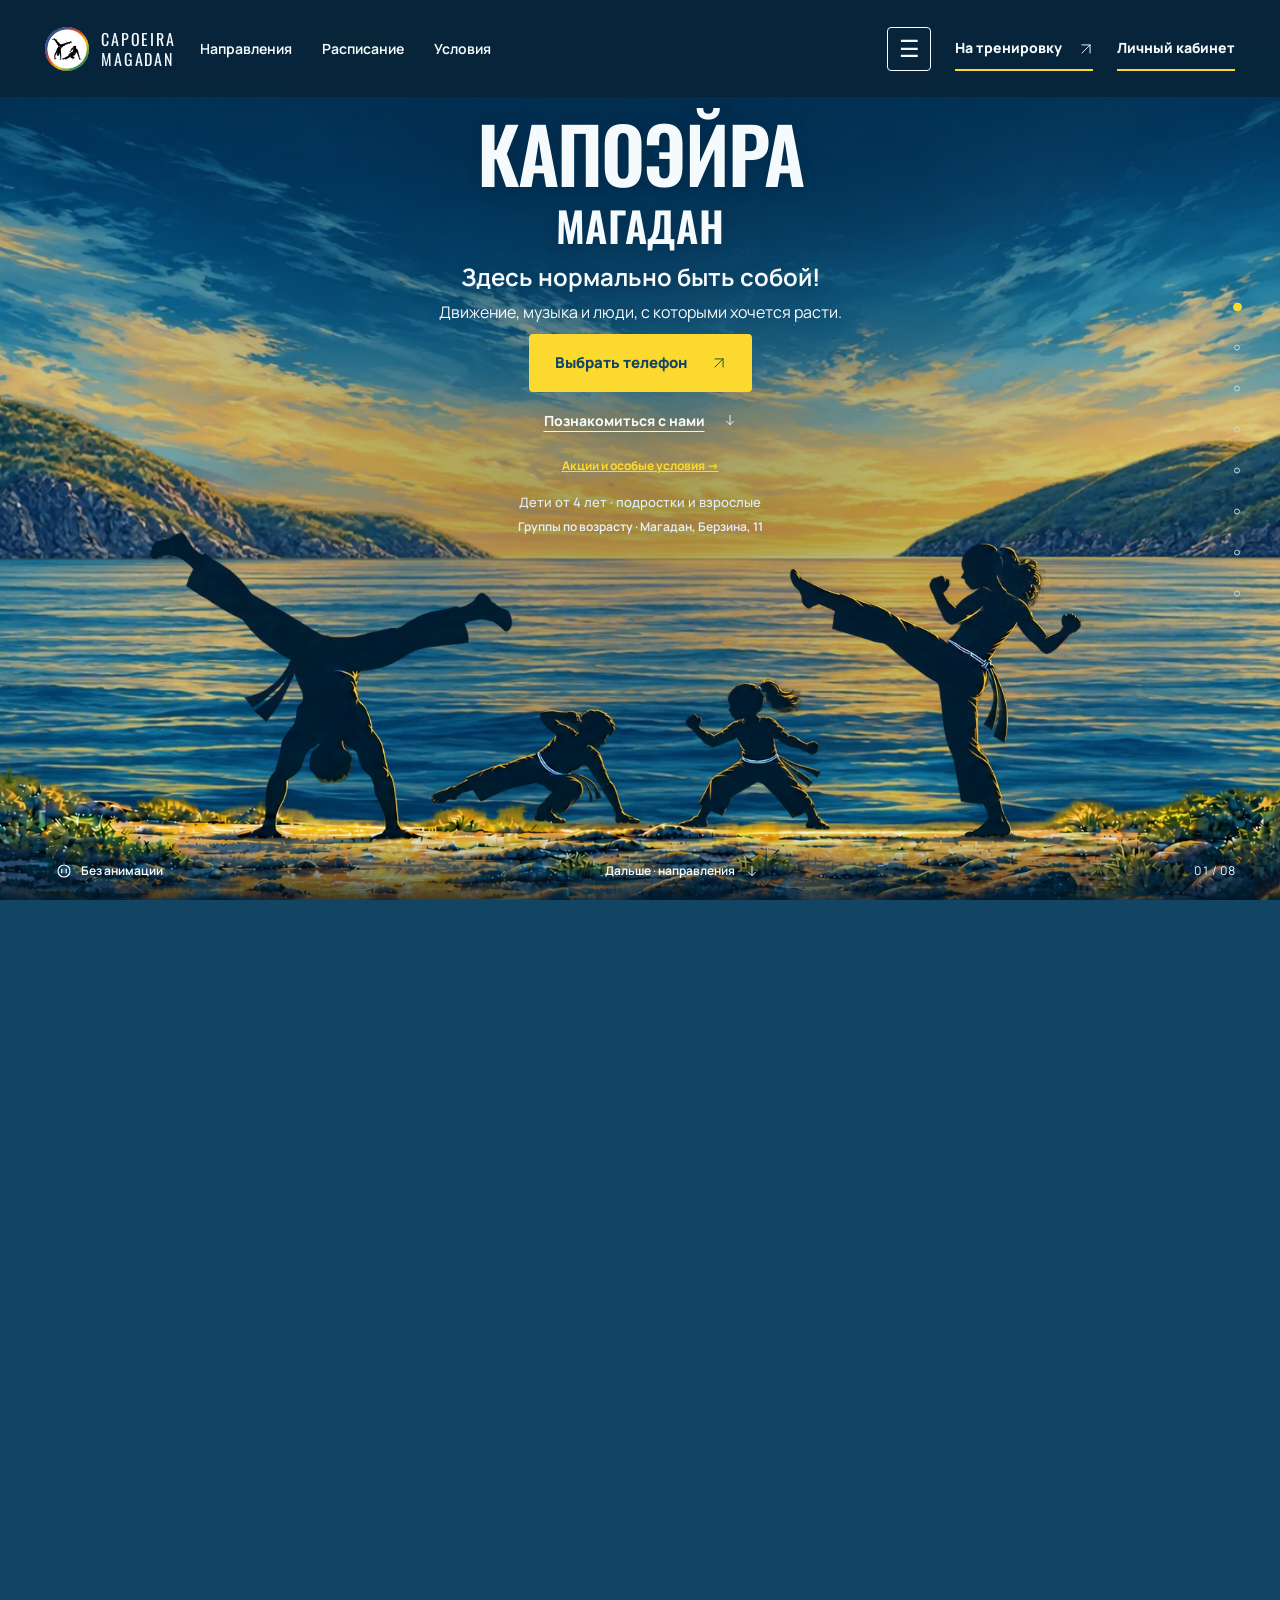
<file: index.html>
<!doctype html>
<html lang="ru">
<head>
<meta charset="utf-8"><meta name="viewport" content="width=device-width,initial-scale=1">
<meta name="theme-color" content="#124463"><meta name="description" content="Капоэйра в Магадане для детей от 4 лет и взрослых. Направления, тренеры, расписание и стоимость занятий. Берзина, 11.">
<title>Капоэйра Магадан — здесь нормально быть собой!</title>
<link rel="canonical" href="https://capoeira49.ru/">
<meta property="og:type" content="website"><meta property="og:locale" content="ru_RU"><meta property="og:url" content="https://capoeira49.ru/"><meta property="og:title" content="Капоэйра Магадан — здесь нормально быть собой!"><meta property="og:description" content="Занятия для детей от 4 лет, подростков и взрослых. Тренеры, расписание, группы и запись. Магадан, Берзина, 11."><meta property="og:image" content="https://capoeira49.ru/assets/poster.jpg"><meta property="og:image:alt" content="Капоэйра Магадан — приглашение на занятия"><meta name="twitter:card" content="summary_large_image">
<link rel="icon" href="./assets/logo.jpg"><link rel="preload" href="./assets/fonts/oswald.ttf" as="font" type="font/ttf" crossorigin><link rel="stylesheet" href="./style.css?v=v38">
<style id="capoeira-dewiar-layout">/* Keep the vendor iframe inside its container and visible mobile viewport. */
#Dewiar_AI #emulator {display:flex;flex-direction:column;box-sizing:border-box;width:min(360px,calc(100vw - 24px));height:min(600px,calc(100dvh - 24px));max-height:calc(100dvh - 24px);}
#Dewiar_AI #emulator .em_menu {flex:0 0 36px;}
#Dewiar_AI #emulator iframe {width:100%;height:0;min-height:0;flex:1 1 auto;margin:0;float:none;clear:none;}
@media (max-width:600px) {
 #Dewiar_AI #emulator {left:12px!important;right:auto!important;top:var(--capoeira-chat-top,12px)!important;bottom:auto!important;width:calc(100vw - 24px)!important;height:var(--capoeira-chat-height,calc(100dvh - 24px))!important;max-height:var(--capoeira-chat-height,calc(100dvh - 24px))!important;}
}

/* Reserve the footer controls and keep the chat above the journey scene. */
#Dewiar_AI #emulator{z-index:100;max-width:calc(100vw - 24px)}
#Dewiar_AI #emulator iframe{margin-top:0!important}
@media(max-width:600px),(max-height:500px){
 #Dewiar_AI #emulator{left:12px!important;right:auto!important;top:var(--capoeira-chat-top,12px)!important;bottom:auto!important;width:calc(100vw - 24px)!important;height:var(--capoeira-chat-height,calc(100dvh - 24px))!important;max-height:var(--capoeira-chat-height,calc(100dvh - 24px))!important;}
}

#Dewiar_AI{bottom:92px!important;right:18px!important;z-index:40!important}#Dewiar_AI .priv{display:none!important}body.assistant-open #enclkD{display:none!important}#Dewiar_AI #emulator{z-index:100!important;display:flex!important}#Dewiar_AI #emulator iframe{height:0!important;flex:1 1 auto!important;min-height:0!important;margin:0!important}body.assistant-open .journey-player{display:none}

/* Visible explanation for the AI launcher, inside its clickable target. */
#Dewiar_AI #enclkD::before{content:"ИИ-помощник";position:absolute;right:58px;bottom:20px;width:184px;padding:10px 12px 24px;background:#124463;color:#fff;border-radius:8px;box-shadow:0 3px 12px #082b4033;font:700 14px/1.3 Manrope,Arial,sans-serif;text-align:left;white-space:nowrap}
#Dewiar_AI #enclkD::after{content:"Расписание, группы и запись";position:absolute;right:58px;bottom:26px;width:184px;padding:0 12px;color:#e2f1f8;font:11px/1.3 Manrope,Arial,sans-serif;text-align:left;white-space:nowrap}
@media(max-width:360px){#Dewiar_AI #enclkD::before,#Dewiar_AI #enclkD::after{width:165px}#Dewiar_AI #enclkD::after{font-size:10px}}
</style>
<script id="club-schema" type="application/ld+json">{"@context":"https://schema.org","@type":"SportsActivityLocation","@id":"https://capoeira49.ru/#club","name":"Капоэйра Магадан","url":"https://capoeira49.ru/","telephone":["+79004051777","+79248522455"],"address":{"@type":"PostalAddress","streetAddress":"ул. Берзина, 11","addressLocality":"Магадан","addressCountry":"RU"},"sameAs":["https://t.me/capoeira_magadan"]}</script>
<style>.legal-footer{padding:24px 20px;margin-top:24px;border-top:1px solid #cad7da;font:14px/1.6 Arial,sans-serif}.legal-links{display:flex;flex-wrap:wrap;gap:12px 20px}.legal-footer a{text-decoration:underline}.legal-seller{margin:14px 0 0;overflow-wrap:anywhere}.legal-text{max-width:920px;margin:auto;padding:24px 20px;font:17px/1.65 Arial,sans-serif;color:#124463}.legal-text h1{font-size:clamp(25px,5vw,38px)}.legal-text h2{font-size:23px;margin-top:32px}.legal-text p{white-space:pre-line}.legal-text a{text-decoration:underline}.legal-table{width:100%;border-collapse:collapse}.legal-table th,.legal-table td{padding:10px;text-align:left;border:1px solid #cad7da;white-space:normal}.legal-nav{display:flex;flex-wrap:wrap;gap:16px;padding-bottom:18px;border-bottom:1px solid #cad7da}.legal-note{padding:12px;background:#e2f1f8;border-radius:8px}</style></head>
<body>
<a class="skip" href="#welcome">К содержанию</a>
<header class="site-header">
<a class="brand" href="#welcome" aria-label="Капоэйра Магадан, начало"><img src="./assets/logo.jpg" width="44" height="44" alt=""><span>CAPOEIRA<br>MAGADAN</span></a>
<nav class="top-nav" aria-label="Основная навигация"><a href="#directions">Направления</a><a href="#schedule">Расписание</a><a href="#prices">Условия</a></nav><details class="section-menu"><summary aria-label="Все разделы сайта">☰</summary><nav aria-label="Все разделы"><a href="#welcome">Начало</a><a href="#directions">Направления</a><a href="#history">История и фото</a><a href="#coaches">Тренеры</a><a href="#music">Музыка и ритм</a><a href="#schedule">Расписание</a><a href="#prices">Условия</a><a href="#contact">Запись и адрес</a><a href="https://cabinet.capoeira49.ru/login">Личный кабинет</a></nav></details>
<a class="header-contact" href="#contact">На тренировку <svg class="link-icon" viewBox="0 0 24 24" aria-hidden="true"><path d="M5 19 19 5M5 5h14v14"></path></svg></a>
<a class="header-contact" href="https://cabinet.capoeira49.ru/login">Личный кабинет</a>
</header>
<div class="world" aria-hidden="true"><div class="hero-coast" id="hero-coast" aria-hidden="true">
<div class="hero-coast-layer hero-coast-view" data-depth="0.06"><img data-asset-scenes="welcome" data-src="./assets/nagaev-sea-v7.webp" alt=""></div>
<div class="hero-coast-layer hero-coast-headlands headland-left" data-depth="0.22" data-side="-1"><img data-asset-scenes="welcome" data-src="./assets/nagaev-headlands-v7.webp" alt=""></div>
<div class="hero-coast-layer hero-coast-headlands headland-right" data-depth="0.22" data-side="1"><img data-asset-scenes="welcome" data-src="./assets/nagaev-headlands-v7.webp" alt=""></div>
<div class="hero-coast-shade"></div>
</div>
<div class="hero-foreground" id="hero-foreground" aria-hidden="true"><div class="hero-foreground-art"><img data-asset-scenes="welcome" data-src="./assets/nagaev-family-centered-v12.webp" alt=""></div></div>
<div class="magadan-landscape" id="magadan-landscape">
<div class="coast-layer coast-sky" data-depth="0.045"><img data-asset-scenes="history" class="parallax-art" data-src="./assets/nagaev-backdrop-v4.webp" alt="" fetchpriority="low"></div>
<div class="coast-layer coast-hills" data-depth="0.14"><img data-asset-scenes="history" class="parallax-art" data-src="./assets/nagaev-hills-v4.webp" alt="" fetchpriority="low"></div>
<div class="coast-layer coast-shore" data-depth="0.30"><img data-asset-scenes="history" class="parallax-art" data-src="./assets/nagaev-shore-v4.webp" alt="" fetchpriority="low"></div>
<div class="coast-layer coast-birds" data-depth="0.08"><img data-asset-scenes="history" class="parallax-art" data-src="./assets/nagaev-shore-v4.webp" alt="" fetchpriority="low"></div>
</div><div class="coaches-atmosphere" id="coaches-atmosphere" aria-hidden="true">
<div class="coach-decoration coach-pose pose-left" data-shift="-0.22"><img data-asset-scenes="coaches" data-src="./assets/coaches-poses-v8.webp" alt=""></div>
<div class="coach-decoration coach-pose pose-right" data-shift="0.22"><img data-asset-scenes="coaches" data-src="./assets/coaches-poses-v8.webp" alt=""></div>
<div class="coach-decoration coach-instrument instrument-left" data-shift="0.15" data-cell="0"><img data-asset-scenes="coaches,music" data-src="./assets/music-instrument-atlas-v6.webp" alt=""></div>
<div class="coach-decoration coach-instrument instrument-right" data-shift="-0.15" data-cell="2"><img data-asset-scenes="coaches,music" data-src="./assets/music-instrument-atlas-v6.webp" alt=""></div>
</div>
<div class="schedule-atmosphere" id="schedule-atmosphere" aria-hidden="true">
<div class="schedule-wash" data-shift="0.07"></div>
<div class="schedule-emblem" data-shift="-0.12"><img src="./assets/logo.jpg" alt=""></div>
<div class="schedule-color-plane" data-shift="0.12"></div>
</div>
<div class="music-atmosphere" aria-hidden="true"><div class="music-mote mote-0" data-instrument="0"><img data-asset-scenes="coaches,music" data-src="./assets/music-instrument-atlas-v6.webp" alt=""></div><div class="music-mote mote-1" data-instrument="1"><img data-asset-scenes="coaches,music" data-src="./assets/music-instrument-atlas-v6.webp" alt=""></div><div class="music-mote mote-2" data-instrument="2"><img data-asset-scenes="coaches,music" data-src="./assets/music-instrument-atlas-v6.webp" alt=""></div><div class="music-mote mote-3" data-instrument="0"><img data-asset-scenes="coaches,music" data-src="./assets/music-instrument-atlas-v6.webp" alt=""></div><div class="music-mote mote-4" data-instrument="1"><img data-asset-scenes="coaches,music" data-src="./assets/music-instrument-atlas-v6.webp" alt=""></div><div class="music-mote mote-5" data-instrument="2"><img data-asset-scenes="coaches,music" data-src="./assets/music-instrument-atlas-v6.webp" alt=""></div></div><img data-asset-scenes="music" class="world-plate instruments" data-src="./assets/instruments-v27.webp" alt=""><div class="mobile-plates mobile-instruments"><div class="plate-half left"><img data-asset-scenes="music" data-src="./assets/instruments-v27.webp" alt=""></div><div class="plate-half right"><img data-asset-scenes="music" data-src="./assets/instruments-v27.webp" alt=""></div></div></div>
<canvas id="journey-player" class="journey-player" data-allowed-chapters="directions,music" width="320" height="320" data-sources="./assets/capoeira-man-v27.webp,./assets/capoeira-woman-v27.webp,./assets/capoeira-boy-v27.webp,./assets/capoeira-girl-v27.webp" aria-hidden="true" hidden></canvas>
<main id="journey">
<section class="scene welcome" id="welcome" data-label="Начало">
<div class="scene-content hero-copy"><h1>Капоэйра<span>Магадан</span></h1><p class="hero-lead">Здесь нормально быть собой!</p><p class="hero-description">Движение, музыка и люди,<br> с которыми хочется расти.</p><div class="hero-actions"><a class="button primary" href="#contact">Выбрать телефон <svg class="link-icon" viewBox="0 0 24 24" aria-hidden="true"><path d="M5 19 19 5M5 5h14v14"></path></svg></a><a class="text-link" href="#directions">Познакомиться с нами <svg class="link-icon" viewBox="0 0 24 24" aria-hidden="true"><path d="M12 4v16m-6-6 6 6 6-6"></path></svg></a></div><button class="text-link hero-offers" type="button" data-coach-profile="club-offers" aria-haspopup="dialog" aria-controls="club-offers">Акции и особые условия →</button><p class="hero-audience-note">Дети от 4 лет · подростки и взрослые</p><p class="hero-meta">Группы по возрасту · Магадан, Берзина, 11</p></div>
</section>
<section class="scene" id="directions" data-label="Направления">
<div class="hero-figures" aria-hidden="true"><div class="family-side left"><img data-asset-scenes="directions" data-src="./assets/family-play-v4.webp" alt=""></div><div class="family-side right"><img data-asset-scenes="directions" data-src="./assets/family-play-v4.webp" alt=""></div></div>

<div class="scene-content"><h2>Найди своё движение.</h2><p class="intro">В нашей группе можно знакомиться с капоэйрой с разных сторон.</p><div class="direction-tabs" role="tablist" aria-label="Направления занятий"><button id="dir-capoeira" role="tab" aria-controls="direction-panel" aria-selected="true" data-direction="Капоэйра">Капоэйра</button><button id="dir-music" role="tab" aria-controls="direction-panel" aria-selected="false" tabindex="-1" data-direction="Музыка">Музыка</button><button id="dir-acrobatics" role="tab" aria-controls="direction-panel" aria-selected="false" tabindex="-1" data-direction="Акробатика">Акробатика</button><button id="dir-batucada" role="tab" aria-controls="direction-panel" aria-selected="false" tabindex="-1" data-direction="Батукада">Батукада</button></div><div id="direction-panel" class="direction-description" role="tabpanel" aria-labelledby="dir-capoeira"><h3>Игра, в которой встречаются движение и ритм.</h3><p>Капоэйра соединяет движения, взаимодействие с партнёром и музыку. Есть группы для детей, подростков и взрослых.</p><span class="age-line">От 4 лет · группы по возрасту</span></div><a class="text-link" href="#schedule">Подобрать время занятий <svg class="link-icon" viewBox="0 0 24 24" aria-hidden="true"><path d="M5 19 19 5M5 5h14v14"></path></svg></a></div>
</section>
<section class="scene history-scene" id="history" data-label="Наша история">
<div class="scene-content history-copy"><span class="section-kicker">Магадан · Бухта Нагаева</span><h2>Наш город.<br>Наш круг.</h2><p class="intro">Мы учились вместе, росли как команда<br>и нашли круг, в котором можно быть собой.</p><button class="text-link" type="button" data-coach-profile="group-history-profile" aria-haspopup="dialog" aria-controls="group-history-profile">История капоэйры в Магадане</button><a class="text-link" href="#coaches">Познакомиться с тренерами</a><button class="text-link gallery-open" type="button" data-open-gallery aria-haspopup="dialog" aria-controls="club-gallery">Жизнь нашего круга · 19 фото</button></div>
</section>
<section class="scene" id="coaches" data-label="Тренеры">
<div class="scene-content"><h2>Встретимся в круге.</h2><p class="intro">Знакомство с группой начинается с разговора с тренером.</p><div class="coaches"><article><img data-asset-scenes="coaches" class="coach-photo" data-src="./assets/valery-kolchak-v23.webp" alt="Валерий Колчак с беримбау" width="720" height="1080" loading="lazy"><h3>Валерий Колчак</h3><p class="coach-experience">В капоэйре с 2019 года</p><p class="coach-bio-summary">Хочу помогать детям и взрослым полюбить движение, найти своё место в группе и раскрыться через капоэйру и музыку.</p><button class="text-link coach-bio-open" type="button" data-coach-profile="coach-valery-profile" aria-haspopup="dialog" aria-controls="coach-valery-profile">О тренере</button><p>Понедельник, среда, пятница</p><p class="coach-ages">Группы 5+, 7+, 11+<br>Подростки и взрослые 15+, 18+</p><a class="text-link" href="#schedule" data-coach-nav="Валерий">Занятия Валерия <svg class="link-icon" viewBox="0 0 24 24" aria-hidden="true"><path d="M5 19 19 5M5 5h14v14"></path></svg></a></article><article><img data-asset-scenes="coaches" class="coach-photo" data-src="./assets/yuri-muratov-v25.webp" alt="Юрий Муратов с атабаке" width="712" height="1440" loading="lazy"><h3>Юрий Муратов</h3><p class="coach-experience">В капоэйре с 2011 года</p><p class="coach-bio-summary">Работаю с детьми от четырёх лет. Хочу передать ученикам радость движения и создать сообщество, где можно быть собой.</p><button class="text-link coach-bio-open" type="button" data-coach-profile="coach-yuri-profile" aria-haspopup="dialog" aria-controls="coach-yuri-profile">О тренере</button><p>Вторник, четверг</p><p class="coach-ages">Группы 4+ и 7+</p><a class="text-link" href="#schedule" data-coach-nav="Юрий">Занятия Юрия <svg class="link-icon" viewBox="0 0 24 24" aria-hidden="true"><path d="M5 19 19 5M5 5h14v14"></path></svg></a></article></div><p class="small-note">Не уверены, какая группа подойдёт? Поможем выбрать при записи.</p></div>
</section>


<section class="scene" id="music" data-label="Ритм">
<div class="scene-content music-copy"><h2>У каждого движения<br>есть свой ритм.</h2><p class="intro">В капоэйре движения всегда встречаются с музыкой.<br>Она задаёт ритм игры и объединяет участников.<br>Здесь можно учиться и двигаться, и играть.</p><p class="instrument-note">Беримбау, атабаке и пандейру —<br>главные музыкальные проводники в мир капоэйры.</p><div class="music-hours"><p>Субботние музыка, акробатика, рода и батукада пока не работают. Условия запуска сообщим отдельно.</p></div><a class="text-link" href="#prices" >Условия занятий <svg class="link-icon" viewBox="0 0 24 24" aria-hidden="true"><path d="M5 19 19 5M5 5h14v14"></path></svg></a></div>
</section>

<section class="scene data-scene" id="schedule" data-label="Расписание">
<div class="scene-content"><div class="section-heading"><h2>Время для движения.</h2><span class="location">Берзина, 11</span></div><div class="schedule-controls"><div class="day-tabs" role="tablist" aria-label="Дни недели"><button role="tab" id="day-0" aria-controls="schedule-panel" aria-selected="true" data-day="Понедельник">Пн</button><button role="tab" id="day-1" aria-controls="schedule-panel" aria-selected="false" tabindex="-1" data-day="Вторник">Вт</button><button role="tab" id="day-2" aria-controls="schedule-panel" aria-selected="false" tabindex="-1" data-day="Среда">Ср</button><button role="tab" id="day-3" aria-controls="schedule-panel" aria-selected="false" tabindex="-1" data-day="Четверг">Чт</button><button role="tab" id="day-4" aria-controls="schedule-panel" aria-selected="false" tabindex="-1" data-day="Пятница">Пт</button><button role="tab" id="day-5" aria-controls="schedule-panel" aria-selected="false" tabindex="-1" data-day="Суббота">Сб</button></div><label class="coach-filter">Тренер<select id="coach-filter" aria-label="Тренер"><option value="all">Все тренеры</option><option>Валерий</option><option>Юрий</option></select></label></div><div id="schedule-panel" class="schedule-panel" role="tabpanel" aria-labelledby="day-0"><h3 id="schedule-day">Понедельник</h3><div class="schedule-table" id="schedule-list"></div></div><p class="schedule-empty" hidden>В этот день нет занятий выбранного тренера. Выберите другой день или «Все тренеры».</p><a class="text-link" href="#contact">Подобрать группу с тренером <svg class="link-icon" viewBox="0 0 24 24" aria-hidden="true"><path d="M5 19 19 5M5 5h14v14"></path></svg></a><noscript id="schedule-fallback"><p><a href="/schedule.html">Открыть вечернее расписание</a></p></noscript></div>
</section>
<section class="scene data-scene" id="prices" data-label="Условия">
<div class="scene-content"><h2>Твой формат занятий.</h2><p class="intro">Подберём группу под возраст, опыт<br>и удобное время.</p><p class="price-condition">7–30 ноября: 2 раза в неделю — 2 500 ₽,<br>3 раза в неделю — 3 000 ₽.</p><p><a class="text-link" href="/payment.html">Все тарифы, оплата и возврат →</a></p><a class="button primary" href="/payment.html">Посмотреть тарифы <svg class="link-icon" viewBox="0 0 24 24" aria-hidden="true"><path d="M5 19 19 5M5 5h14v14"></path></svg></a></div>
</section>
<section class="scene contact-scene" id="contact" data-label="Присоединиться">
<div class="scene-content contact-copy"><h2>Теперь твой ход.</h2>
<div class="contact-layout"><div class="contact-main">
<p class="intro">Подберём группу для ребёнка или взрослого.<br>Для записи позвони тренеру.</p>
<div class="contact-actions"><a class="button primary" href="tel:+79248522455">Позвонить тренеру</a></div>
<p class="bot-fallback">Для записи позвони по одному из номеров ниже.</p>
<div class="contact-phones"><a href="tel:+79004051777">8 900 405 17 77</a><a href="tel:+79248522455">8 924 852 24 55</a></div>
<details class="callback" id="callback" hidden><summary>Оставить заявку на связь</summary><form id="callback-form" novalidate><div class="callback-fields"><label>Как тебя зовут<input name="name" autocomplete="name" maxlength="80" required></label><label>Телефон или Telegram<input name="contact" autocomplete="tel" maxlength="120" placeholder="+7… или @имя" required></label></div><label>Комментарий <span>(необязательно)</span><textarea name="comment" maxlength="1000" rows="2"></textarea></label><label class="form-trap" aria-hidden="true">Ваш сайт<input name="website" autocomplete="off" tabindex="-1"></label><p class="callback-note">Контакт нужен, чтобы тренер мог ответить по заявке.</p><button class="button primary" type="submit">Отправить заявку</button><p class="callback-status" id="callback-status" role="status" aria-live="polite" aria-atomic="true"></p></form></details>
</div><div class="contact-location"><h3>Как нас найти</h3><p>Магадан, Берзина, 11</p>
<p id="first-visit-note">Первая тренировка бесплатная. Занятия проходят без обуви. Рекомендуем взять сменную обувь для выхода в коридор и туалет: туалет находится через коридор от зала. Родители могут присутствовать. Если ребёнку сложно адаптироваться, иногда родитель может участвовать в занятии; согласуйте это с тренером.</p><div class="contact-map"><iframe id="club-map" data-src="https://yandex.com/map-widget/v1/?ll=150.810473%2C59.577297&amp;mode=whatshere&amp;whatshere%5Bpoint%5D=150.810472%2C59.577297&amp;whatshere%5Bzoom%5D=17&amp;z=16&amp;lang=ru_RU" title="Карта: Магадан, улица Берзина, 11" loading="lazy" referrerpolicy="strict-origin-when-cross-origin" allowfullscreen></iframe></div>
<a class="text-link" href="https://yandex.com/maps/79/magadan/house/ulitsa_berzina_11/ZUwGaA9hSUEAXkJvamJ0dnthbQ8=/" target="_blank" rel="noopener">Открыть адрес в Яндекс Картах</a>
</div></div>
<div id="seo-links"><p>Подробности занятий</p><nav aria-label="Информация о клубе"><a href="/children.html">Детям</a><a href="/adults.html">Подросткам и взрослым</a><a href="/schedule.html">Расписание</a><a href="/coaches.html">Тренеры</a><a href="/contacts.html">Первая тренировка</a></nav></div><div class="legal-footer"><nav class="legal-links" aria-label="Условия и документы"><a href="/payment.html">Тарифы, оплата и возврат</a><a href="/offer.html">Публичная оферта</a><a href="/privacy.html">Персональные данные</a><a href="https://cabinet.capoeira49.ru/login">Личный кабинет</a></nav><p class="legal-seller">Исполнитель и получатель оплаты — самозанятый Колчак Валерий Валерьевич · ИНН 490912163804 · Магадан.<br>Берзина, 11 · <a href="tel:+79248522455">+7 924 852-24-55</a> · <a href="mailto:Kolchac6030valery@gmail.com">Kolchac6030valery@gmail.com</a></p></div><div class="contact-footer"><a class="text-link" href="https://t.me/capoeira_magadan" target="_blank" rel="noopener">Канал группы в Telegram</a><a class="text-link" href="./assets/poster.jpg" target="_blank" rel="noopener">Наша афиша</a><a class="text-link" href="#welcome">Вернуться в начало</a></div></div>
</section>
</main>
<dialog class="coach-profile" id="club-offers" aria-labelledby="club-offers-title">
<header class="coach-profile-header"><h2 id="club-offers-title">Акции и особые условия</h2><button type="button" class="coach-profile-close" data-close-profile aria-label="Закрыть акции" autofocus>Закрыть ×</button></header>
<div class="coach-profile-body"><div id="promotion-list"><!-- Добавляйте сюда действующие акции с датами и условиями. --></div><article class="student-offer"><h3>Для студентов — особые условия</h3><p>Уточните условия занятий в старших группах у тренера.</p><a class="text-link" href="tel:+79004051777">Узнать условия у тренера →</a></article></div>
</dialog>
<dialog class="coach-profile" id="coach-valery-profile" aria-labelledby="coach-valery-title">
<header class="coach-profile-header"><div><p class="coach-profile-kicker">В капоэйре с 2019 года</p><h2 id="coach-valery-title">Валерий Колчак</h2></div><button type="button" class="coach-profile-close" data-close-profile aria-label="Закрыть описание тренера" autofocus>Закрыть ×</button></header>
<div class="coach-profile-body"><img class="coach-story-photo" data-src="./assets/valery-kolchak-v23.webp" alt="Валерий Колчак с беримбау" width="720" height="1080" loading="lazy"><p>Меня зовут Валерий Колчак. В капоэйру я пришёл в 2019 году благодаря младшему брату: он занимался у Юрия в группе для малышей на Колымском шоссе.</p>
<p>До этого в моей жизни было восемь лет плавания. Мне не хватало ощущения, что я нужен в группе и могу проявить себя. Казалось, внимание тренера нужно заслужить исключительными успехами. Со временем соревнования и борьба за медали перестали меня мотивировать.</p>
<p>В капоэйре я нашёл своё место и людей, рядом с которыми можно быть собой. Меня увлекли движения, общение и атмосфера AXÉ — энергия, которой хочется делиться. Так появилось желание стать тренером.</p>
<p>Преподавать я начал в пятнадцать-шестнадцать лет, под присмотром своего тренера. С первым учеником привычные объяснения не работали: нужно было искать другой способ показывать движения. Тренер направлял меня. Этот опыт я помню до сих пор — он научил вниманию к конкретному человеку.</p>
<p>С 2022 по 2026 год я учился во Владивостоке в ДВГГТК по направлению физической культуры и тренерской деятельности. Одновременно работал штатным тренером по капоэйре со всеми возрастными группами. Этот опыт изменил моё мышление и укрепил желание преподавать.</p>
<p>Участвовал в семинарах как ученик и организатор: в Москве, Хабаровске, Красноярске и Уссурийске. Посещал занятия тренеров и мастеров в Санкт-Петербурге, Иркутске и Москве. Не могу выделить одного наставника: каждая встреча чему-то учила, мой подход складывался из этого опыта.</p>
<p>Особенно мне нравится работать с детьми от пяти лет и со взрослыми. С детьми мы много играем и учимся получать удовольствие от движения. Люблю видеть, как они с радостью бегут на тренировку. Один из главных показателей моей работы — доверие в глазах ребёнка.</p>
<p>У взрослых уже есть свой опыт и характер. Через капоэйру и общение мы создаём сообщество, которое становится почти семьёй. Мне хочется помогать людям находить своё место в зале и рядом друг с другом.</p>
<p>Однажды пятеро ребят на тренировке в один голос сказали, что, когда вырастут, станут тренерами по капоэйре — чтобы быть такими же крутыми, как их тренер. Этот момент остался со мной.</p>
<p>Отдельной частью моего пути стала музыка. Интерес к ней был давно, но раскрыть его помогла капоэйра. Потом рядом оказалась подруга, которая играет в оркестре и помогала мне глубже осваивать музыкальную сторону. С 2024 года я руководил проектом батукады Bloco Vladivostoko.</p>
<p>В 2025 году участвовал в московском Boot Camp коллектива Clandestino с музыкантами из Бразилии. Проводил мастер-классы на Samba More школы VVO Dance Brazil во Владивостоке и в ритмическом лагере. Музыка стала ещё одним способом объединять людей.</p>
<p>Сейчас мне хочется привнести в магаданские занятия своё видение и опыт, полученный за эти годы. Я хочу учить людей любить движение и через капоэйру замечать больше хорошего вокруг себя.</p>
<p>Капоэйра привлекает меня своей многогранностью. Чем глубже в неё погружаешься, тем яснее понимаешь, что всё ещё находишься на верхушке айсберга. В ней всегда остаётся что-то неизвестное, что хочется открыть.</p>
<p>«Здесь нормально быть собой» для меня означает, что мы собираем разных людей и помогаем им раскрываться. На работе и учёбе часто приходится соответствовать чужим ожиданиям. Мне хочется, чтобы в нашем зале человек мог снять привычную маску, чувствовать себя свободно и постепенно находить собственное движение.</p>
<p>Именно такой атмосферой я хочу делиться со своими учениками.</p></div>
</dialog>
<dialog class="coach-profile" id="coach-yuri-profile" aria-labelledby="coach-yuri-title">
<header class="coach-profile-header"><div><p class="coach-profile-kicker">В капоэйре с 2011 года</p><h2 id="coach-yuri-title">Юрий Муратов</h2></div><button type="button" class="coach-profile-close" data-close-profile aria-label="Закрыть описание тренера" autofocus>Закрыть ×</button></header>
<div class="coach-profile-body"><img class="coach-story-photo" data-src="./assets/yuri-muratov-v25.webp" alt="Юрий Муратов с атабаке" width="712" height="1440" loading="lazy"><p>Меня зовут Юрий Муратов. Мой путь в капоэйре начался в 2011 году.</p>
<p>Как и многих, сначала меня зацепила картинка: необычные движения, акробатика, пластика и совершенно особое внутреннее состояние, которое даёт капоэйра. Она не была похожа ни на что другое, а меня всегда привлекало всё нестандартное, загадочное и немного выходящее за привычные рамки.</p>
<p>Начинал я с самостоятельного изучения. Позже продолжил развиваться под руководством Павла Сотникова, руководителя групп капоэйры в Краснодаре. За следующие годы учился у разных российских и зарубежных мастеров, занимался в разных школах страны, участвовал в семинарах и крупных международных мероприятиях, в том числе Capoeira Asia в 2014 и 2016 годах.</p>
<p>Практически с самого начала вокруг меня начала собираться команда единомышленников. Сначала это действительно больше напоминало кружок людей, увлечённых одним необычным делом. Мы вместе учились, ошибались, меняли подходы и постепенно взрослели как группа.</p>
<p>Так в Магадане начало формироваться собственное сообщество капоэйры.</p>
<p>За эти годы мы организовали множество семинаров и встреч с тренерами из других городов, российскими и бразильскими мастерами. Их опыт и участие очень сильно повлияли и на развитие нашей группы, и на моё собственное понимание капоэйры.</p>
<p>Со временем ушла часть той «сказочности», которая привлекала меня в самом начале. Я увидел, насколько серьёзная педагогическая и профессиональная база стоит за хорошей работой тренера. Особенно сильно мой подход изменился после прохождения инструкторского курса у мастера международного уровня Mestre Cueca, посвящённого работе с детьми и взрослыми.</p>
<p>Сегодня одна из моих основных специализаций — работа с детьми. Если когда-то мы начинали заниматься с ребятами примерно с семи лет, то сейчас я уверенно работаю и с детьми от четырёх лет. Около восьми лет в этой работе я опираюсь уже не просто на собственный опыт, а на профессиональные методики преподавания.</p>
<p>Но со временем для меня изменилось и само понимание того, зачем я занимаюсь капоэйрой.</p>
<p>Мне уже не так важно состояться как «супертренеру» или однажды доказать всем собственный уровень. Я пришёл в капоэйру достаточно поздно, чтобы спокойно к этому относиться.</p>
<p>Гораздо важнее для меня то, что происходит с людьми рядом.</p>
<p>Я вижу, как меняются мои ученики. Вижу детей, которые становятся увереннее. Вижу взрослых, которые находят здесь друзей, своё место и возможность снова получать удовольствие от движения и общения. И слышу отзывы людей и коллег о том сообществе, которое нам удалось создать.</p>
<p>Наверное, именно это сегодня и есть мой главный результат.</p>
<p>Я хочу передать другим то состояние радости и счастья, которое когда-то сам нашёл в капоэйре. Потому что капоэйра в своё время очень сильно изменила мою жизнь — в лучшую сторону.</p>
<p>Поэтому для меня наша группа — это не место, куда человек просто приходит три раза в неделю потренироваться.</p>
<p>Тренировка важна. Техника важна. Развитие важно.</p>
<p>Но человек — важнее.</p>
<p>Я хочу, чтобы здесь можно было быть собой, чувствовать себя комфортно, находить друзей, становиться частью сообщества и постепенно понимать: это место, куда хочется возвращаться как к своим.</p>
<p>Именно такое сообщество я стараюсь создавать в Магадане.</p></div>
</dialog>

<dialog class="coach-profile" id="group-history-profile" aria-labelledby="group-history-title">
<header class="coach-profile-header"><div><p class="coach-profile-kicker">Капоэйра Магадан</p><h2 id="group-history-title">Наш город. Наш круг.</h2></div><button type="button" class="coach-profile-close" data-close-profile aria-label="Закрыть историю группы" autofocus>Закрыть ×</button></header>
<div class="coach-profile-body"><p>История нашего круга началась с интереса к необычному движению и желания учиться вместе.</p>
<p>В 2011 году Юрий Муратов начал заниматься капоэйрой. Сначала он изучал её самостоятельно, затем продолжил учиться у Павла Сотникова и других российских и зарубежных мастеров. Постепенно вокруг него в Магадане собирались люди, которых увлекало то же самое. Первые занятия больше напоминали кружок единомышленников: вместе пробовали, ошибались, искали свой подход и росли как команда.</p>
<p>Со временем этот круг стал сообществом. В Магадане проходили семинары и встречи с тренерами из других городов, российскими и бразильскими мастерами. Участники группы ездили учиться, привозили новый опыт и делились им друг с другом. Капоэйра раскрывалась через игру, акробатику, музыку и общение.</p>
<p>Особое место заняли детские занятия. Если вначале ребята приходили примерно с семи лет, то сегодня знакомиться с капоэйрой можно с четырёх. Вместе с группой развивался и подход к преподаванию: к личному опыту добавились профессиональное обучение и методики работы с детьми и взрослыми.</p>
<p>В 2019 году в капоэйру пришёл Валерий Колчак — вслед за братом, который уже занимался у Юрия. Здесь он нашёл своё место и вскоре захотел передавать эту атмосферу другим. Позже были учёба и работа тренером во Владивостоке, семинары, музыкальные проекты и батукада. Этот опыт стал частью его собственного подхода к занятиям в Магадане.</p>
<p>Сегодня наш круг объединяет детей, подростков и взрослых. Кто-то приходит за движением, кто-то — за музыкой, а кто-то находит здесь друзей и место, куда хочется возвращаться. У каждого свой темп и свой путь.</p>
<p>Мы хотим, чтобы капоэйра помогала людям раскрываться, получать удовольствие от движения и чувствовать поддержку. Поэтому главный смысл нашего сообщества выражается просто: здесь нормально быть собой.</p></div></dialog>
<dialog class="photo-gallery" id="club-gallery" aria-labelledby="gallery-title">
<header class="gallery-header"><div><p class="gallery-kicker">Движение · музыка · люди</p><h2 id="gallery-title">Жизнь нашего круга</h2></div><button type="button" class="gallery-close" data-gallery-close autofocus>Закрыть ×</button></header>
<div class="gallery-grid"></div>
</dialog>
<dialog class="photo-viewer" id="gallery-viewer" aria-label="Просмотр фотографии">
<header class="gallery-viewer-header"><span class="gallery-counter" aria-live="polite"></span><button type="button" class="gallery-close" data-gallery-close autofocus>Закрыть фото ×</button></header>
<figure><img alt=""><figcaption></figcaption></figure>
<div class="gallery-controls"><button type="button" data-gallery-prev aria-label="Предыдущее фото">← Назад</button><button type="button" data-gallery-next aria-label="Следующее фото">Дальше →</button></div>
</dialog>
<aside class="journey-nav" aria-label="Разделы сайта"><a href="#welcome" class="active" aria-current="step" aria-label="Начало"><span class="nav-dot"></span><span class="nav-name">Начало</span></a><a href="#directions" aria-label="Направления"><span class="nav-dot"></span><span class="nav-name">Направления</span></a><a href="#history" aria-label="История и фото"><span class="nav-dot"></span><span class="nav-name">Наша история</span></a><a href="#coaches" aria-label="Тренеры"><span class="nav-dot"></span><span class="nav-name">Тренеры</span></a><a href="#music" aria-label="Музыка и ритм"><span class="nav-dot"></span><span class="nav-name">Ритм</span></a><a href="#schedule" aria-label="Расписание"><span class="nav-dot"></span><span class="nav-name">Расписание</span></a><a href="#prices" aria-label="Условия занятий"><span class="nav-dot"></span><span class="nav-name">Условия</span></a><a href="#contact" aria-label="Запись и адрес"><span class="nav-dot"></span><span class="nav-name">Присоединиться</span></a></aside>
<footer class="journey-footer"><button id="motion-toggle" type="button" aria-pressed="false"><svg viewBox="0 0 24 24" aria-hidden="true"><circle cx="12" cy="12" r="8"></circle><path d="M9 9v6m6-6v6"></path></svg><span>Без анимации</span></button><button id="scroll-hint" type="button">Прокрути, чтобы войти в круг <svg class="link-icon" viewBox="0 0 24 24" aria-hidden="true"><path d="M12 4v16m-6-6 6 6 6-6"></path></svg></button><span class="chapter-counter" aria-hidden="true"><span id="chapter-current">01</span> / <span id="chapter-total">08</span></span></footer>
<div id="scroll-track" aria-hidden="true"></div><script src="./content.js?v=schedule-20261111"></script><script src="./app.js?v=price-hold-20261109"></script><script src="./contact-config.js"></script><script src="./contact.js"></script>
<script src="./player-idle.js?v=v27"></script><script src="./gallery-data.js?v=v26"></script><script src="./gallery.js?v=v26"></script>
<div id="Dewiar_AI"></div><script src="https://dewiar.com/dew_ai/widget/widget.js" type="text/javascript"></script><script type="text/javascript">wrgsv.init("Dewiar_AI","122755",1791521339);</script>
<script>(() => {
 'use strict';
 let pending=false;
 const update=()=>{
  pending=false;
  const viewport=window.visualViewport;
  const height=viewport?viewport.height:window.innerHeight;
  const top=viewport?viewport.offsetTop:0;
  document.documentElement.style.setProperty('--capoeira-chat-height',Math.max(1,height-24)+'px');
  document.documentElement.style.setProperty('--capoeira-chat-top',(top+12)+'px');
 };
 const schedule=()=>{if(!pending){pending=true;requestAnimationFrame(update);}};
 window.addEventListener('resize',schedule,{passive:true});
 window.addEventListener('orientationchange',schedule,{passive:true});
 window.visualViewport?.addEventListener('resize',schedule,{passive:true});
 window.visualViewport?.addEventListener('scroll',schedule,{passive:true});
 update();
})();

(()=>{const host=document.getElementById('Dewiar_AI');if(!host)return;const update=()=>{const open=!!host.querySelector('#emulator');document.body.classList.toggle('assistant-open',open);const trigger=host.querySelector('#enclkD');if(trigger){trigger.setAttribute('role','button');trigger.setAttribute('tabindex','0');trigger.setAttribute('aria-label','ИИ-помощник: расписание, группы и запись');trigger.setAttribute('aria-expanded',String(open));if(!trigger.dataset.keyboardReady){trigger.dataset.keyboardReady='1';trigger.addEventListener('keydown',e=>{if(e.key==='Enter'||e.key===' '){e.preventDefault();trigger.click();}});}}const frame=host.querySelector('iframe');if(frame)frame.title='Чат помощника Капоэйра Магадан';const close=host.querySelector('.em_close');if(close){close.setAttribute('role','button');close.setAttribute('tabindex','0');close.setAttribute('aria-label','Закрыть помощника');if(!close.dataset.keyboardReady){close.dataset.keyboardReady='1';close.addEventListener('keydown',e=>{if(e.key==='Enter'||e.key===' '){e.preventDefault();close.click();}});}}};new MutationObserver(update).observe(host,{childList:true,subtree:true});update();})();
</script>
</body></html>
</file>
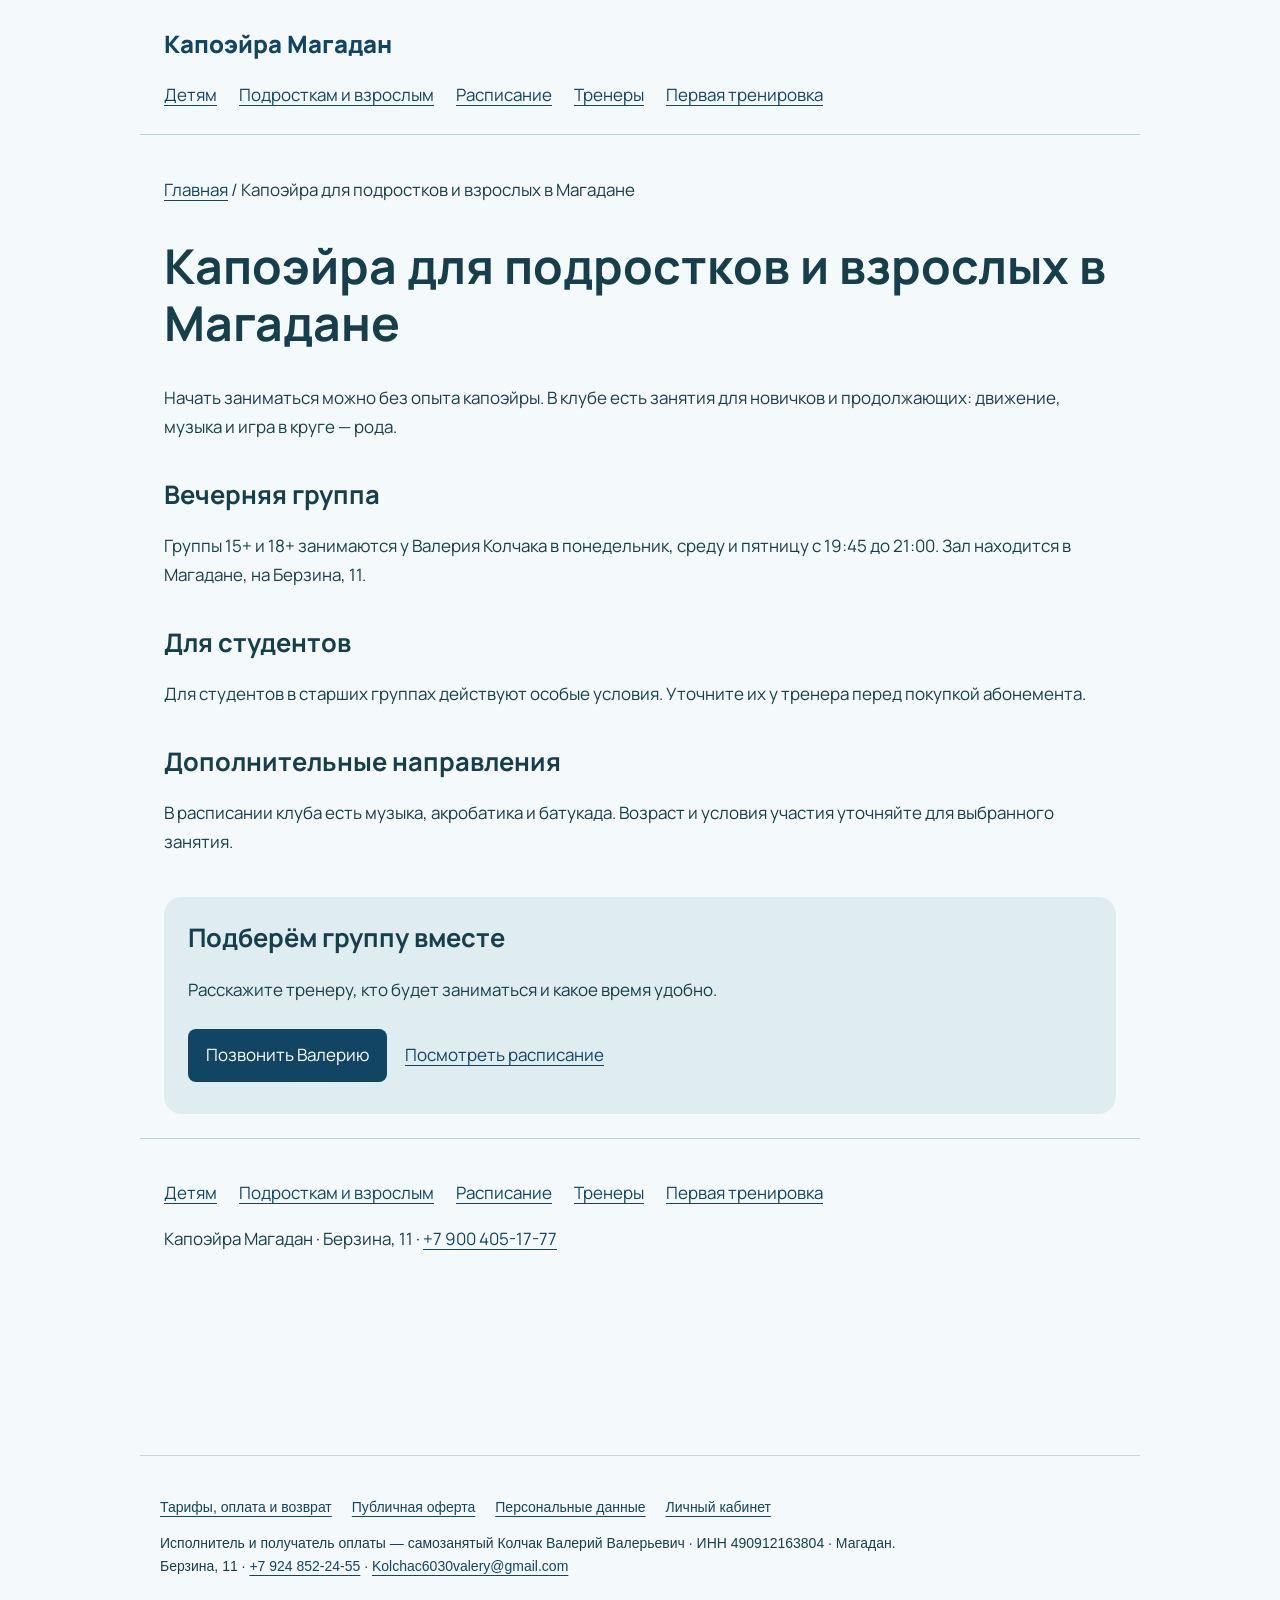
<file: adults.html>
<!doctype html><html lang="ru"><head><meta charset="utf-8"><meta name="viewport" content="width=device-width,initial-scale=1"><title>Капоэйра для подростков и взрослых в Магадане</title><meta name="description" content="Группы 15+ и 18+, занятия для новичков и продолжающих. Расписание и особые условия для студентов."><link rel="canonical" href="https://capoeira49.ru/adults.html"><meta property="og:type" content="website"><meta property="og:title" content="Капоэйра для подростков и взрослых в Магадане"><meta property="og:description" content="Группы 15+ и 18+, занятия для новичков и продолжающих. Расписание и особые условия для студентов."><meta property="og:url" content="https://capoeira49.ru/adults.html"><meta property="og:image" content="https://capoeira49.ru/assets/poster.jpg"><link rel="icon" href="/assets/logo.jpg"><link rel="stylesheet" href="/seo-pages.css"><script type="application/ld+json">[{"@context":"https://schema.org","@type":"SportsActivityLocation","@id":"https://capoeira49.ru/#club","name":"Капоэйра Магадан","url":"https://capoeira49.ru/","telephone":["+79004051777","+79248522455"],"address":{"@type":"PostalAddress","streetAddress":"ул. Берзина, 11","addressLocality":"Магадан","addressCountry":"RU"},"sameAs":["https://t.me/capoeira_magadan"]},{"@context":"https://schema.org","@type":"BreadcrumbList","itemListElement":[{"@type":"ListItem","position":1,"name":"Капоэйра Магадан","item":"https://capoeira49.ru/"},{"@type":"ListItem","position":2,"name":"Капоэйра для подростков и взрослых в Магадане","item":"https://capoeira49.ru/adults.html"}]}]</script><style id="capoeira-dewiar-layout">/* Keep the vendor iframe inside its container and visible mobile viewport. */
#Dewiar_AI #emulator {display:flex;flex-direction:column;box-sizing:border-box;width:min(360px,calc(100vw - 24px));height:min(600px,calc(100dvh - 24px));max-height:calc(100dvh - 24px);}
#Dewiar_AI #emulator .em_menu {flex:0 0 36px;}
#Dewiar_AI #emulator iframe {width:100%;height:0;min-height:0;flex:1 1 auto;margin:0;float:none;clear:none;}
@media (max-width:600px) {
 #Dewiar_AI #emulator {left:12px!important;right:auto!important;top:var(--capoeira-chat-top,12px)!important;bottom:auto!important;width:calc(100vw - 24px)!important;height:var(--capoeira-chat-height,calc(100dvh - 24px))!important;max-height:var(--capoeira-chat-height,calc(100dvh - 24px))!important;}
}

/* Reserve the footer controls and keep the chat above the journey scene. */
#Dewiar_AI #emulator{z-index:100;max-width:calc(100vw - 24px)}
#Dewiar_AI #emulator iframe{margin-top:0!important}
@media(max-width:600px),(max-height:500px){
 #Dewiar_AI #emulator{left:12px!important;right:auto!important;top:var(--capoeira-chat-top,12px)!important;bottom:auto!important;width:calc(100vw - 24px)!important;height:var(--capoeira-chat-height,calc(100dvh - 24px))!important;max-height:var(--capoeira-chat-height,calc(100dvh - 24px))!important;}
}

#Dewiar_AI{bottom:92px!important;right:18px!important;z-index:40!important}#Dewiar_AI .priv{display:none!important}body.assistant-open #enclkD{display:none!important}#Dewiar_AI #emulator{z-index:100!important;display:flex!important}#Dewiar_AI #emulator iframe{height:0!important;flex:1 1 auto!important;min-height:0!important;margin:0!important}body.assistant-open .journey-player{display:none}

/* Visible explanation for the AI launcher, inside its clickable target. */
#Dewiar_AI #enclkD::before{content:"ИИ-помощник";position:absolute;right:58px;bottom:20px;width:184px;padding:10px 12px 24px;background:#124463;color:#fff;border-radius:8px;box-shadow:0 3px 12px #082b4033;font:700 14px/1.3 Manrope,Arial,sans-serif;text-align:left;white-space:nowrap}
#Dewiar_AI #enclkD::after{content:"Расписание, группы и запись";position:absolute;right:58px;bottom:26px;width:184px;padding:0 12px;color:#e2f1f8;font:11px/1.3 Manrope,Arial,sans-serif;text-align:left;white-space:nowrap}
@media(max-width:360px){#Dewiar_AI #enclkD::before,#Dewiar_AI #enclkD::after{width:165px}#Dewiar_AI #enclkD::after{font-size:10px}}
</style><style>.legal-footer{padding:24px 20px;margin-top:24px;border-top:1px solid #cad7da;font:14px/1.6 Arial,sans-serif}.legal-links{display:flex;flex-wrap:wrap;gap:12px 20px}.legal-footer a{text-decoration:underline}.legal-seller{margin:14px 0 0;overflow-wrap:anywhere}.legal-text{max-width:920px;margin:auto;padding:24px 20px;font:17px/1.65 Arial,sans-serif;color:#124463}.legal-text h1{font-size:clamp(25px,5vw,38px)}.legal-text h2{font-size:23px;margin-top:32px}.legal-text p{white-space:pre-line}.legal-text a{text-decoration:underline}.legal-table{width:100%;border-collapse:collapse}.legal-table th,.legal-table td{padding:10px;text-align:left;border:1px solid #cad7da;white-space:normal}.legal-nav{display:flex;flex-wrap:wrap;gap:16px;padding-bottom:18px;border-bottom:1px solid #cad7da}.legal-note{padding:12px;background:#e2f1f8;border-radius:8px}</style></head><body><header><a class="brand" href="/">Капоэйра Магадан</a><nav aria-label="Разделы клуба"><a href="/children.html">Детям</a><a href="/adults.html">Подросткам и взрослым</a><a href="/schedule.html">Расписание</a><a href="/coaches.html">Тренеры</a><a href="/contacts.html">Первая тренировка</a></nav></header><main><p><a href="/">Главная</a> / Капоэйра для подростков и взрослых в Магадане</p><h1>Капоэйра для подростков и взрослых в Магадане</h1><p>Начать заниматься можно без опыта капоэйры. В клубе есть занятия для новичков и продолжающих: движение, музыка и игра в круге — рода.</p><h2>Вечерняя группа</h2><p>Группы 15+ и 18+ занимаются у Валерия Колчака в понедельник, среду и пятницу с 19:45 до 21:00. Зал находится в Магадане, на Берзина, 11.</p><h2>Для студентов</h2><p>Для студентов в старших группах действуют особые условия. Уточните их у тренера перед покупкой абонемента.</p><h2>Дополнительные направления</h2><p>В расписании клуба есть музыка, акробатика и батукада. Возраст и условия участия уточняйте для выбранного занятия.</p><aside class="cta"><h2>Подберём группу вместе</h2><p>Расскажите тренеру, кто будет заниматься и какое время удобно.</p><a class="button" href="tel:+79248522455">Позвонить Валерию</a><a href="/schedule.html">Посмотреть расписание</a></aside></main><footer><nav aria-label="Полезные страницы"><a href="/children.html">Детям</a><a href="/adults.html">Подросткам и взрослым</a><a href="/schedule.html">Расписание</a><a href="/coaches.html">Тренеры</a><a href="/contacts.html">Первая тренировка</a></nav><p>Капоэйра Магадан · Берзина, 11 · <a href="tel:+79004051777">+7 900 405-17-77</a></p></footer><div id="Dewiar_AI"></div><script src="https://dewiar.com/dew_ai/widget/widget.js" type="text/javascript"></script><script type="text/javascript">wrgsv.init("Dewiar_AI","122755",1791521339);</script>
<script>(() => {
 'use strict';
 let pending=false;
 const update=()=>{
  pending=false;
  const viewport=window.visualViewport;
  const height=viewport?viewport.height:window.innerHeight;
  const top=viewport?viewport.offsetTop:0;
  document.documentElement.style.setProperty('--capoeira-chat-height',Math.max(1,height-24)+'px');
  document.documentElement.style.setProperty('--capoeira-chat-top',(top+12)+'px');
 };
 const schedule=()=>{if(!pending){pending=true;requestAnimationFrame(update);}};
 window.addEventListener('resize',schedule,{passive:true});
 window.addEventListener('orientationchange',schedule,{passive:true});
 window.visualViewport?.addEventListener('resize',schedule,{passive:true});
 window.visualViewport?.addEventListener('scroll',schedule,{passive:true});
 update();
})();

(()=>{const host=document.getElementById('Dewiar_AI');if(!host)return;const update=()=>{const open=!!host.querySelector('#emulator');document.body.classList.toggle('assistant-open',open);const trigger=host.querySelector('#enclkD');if(trigger){trigger.setAttribute('role','button');trigger.setAttribute('tabindex','0');trigger.setAttribute('aria-label','ИИ-помощник: расписание, группы и запись');trigger.setAttribute('aria-expanded',String(open));if(!trigger.dataset.keyboardReady){trigger.dataset.keyboardReady='1';trigger.addEventListener('keydown',e=>{if(e.key==='Enter'||e.key===' '){e.preventDefault();trigger.click();}});}}const frame=host.querySelector('iframe');if(frame)frame.title='Чат помощника Капоэйра Магадан';const close=host.querySelector('.em_close');if(close){close.setAttribute('role','button');close.setAttribute('tabindex','0');close.setAttribute('aria-label','Закрыть помощника');if(!close.dataset.keyboardReady){close.dataset.keyboardReady='1';close.addEventListener('keydown',e=>{if(e.key==='Enter'||e.key===' '){e.preventDefault();close.click();}});}}};new MutationObserver(update).observe(host,{childList:true,subtree:true});update();})();
</script>
<footer class="legal-footer"><nav class="legal-links" aria-label="Условия и документы"><a href="/payment.html">Тарифы, оплата и возврат</a><a href="/offer.html">Публичная оферта</a><a href="/privacy.html">Персональные данные</a><a href="https://cabinet.capoeira49.ru/login">Личный кабинет</a></nav><p class="legal-seller">Исполнитель и получатель оплаты — самозанятый Колчак Валерий Валерьевич · ИНН 490912163804 · Магадан.<br>Берзина, 11 · <a href="tel:+79248522455">+7 924 852-24-55</a> · <a href="mailto:Kolchac6030valery@gmail.com">Kolchac6030valery@gmail.com</a></p></footer></body></html>
</file>
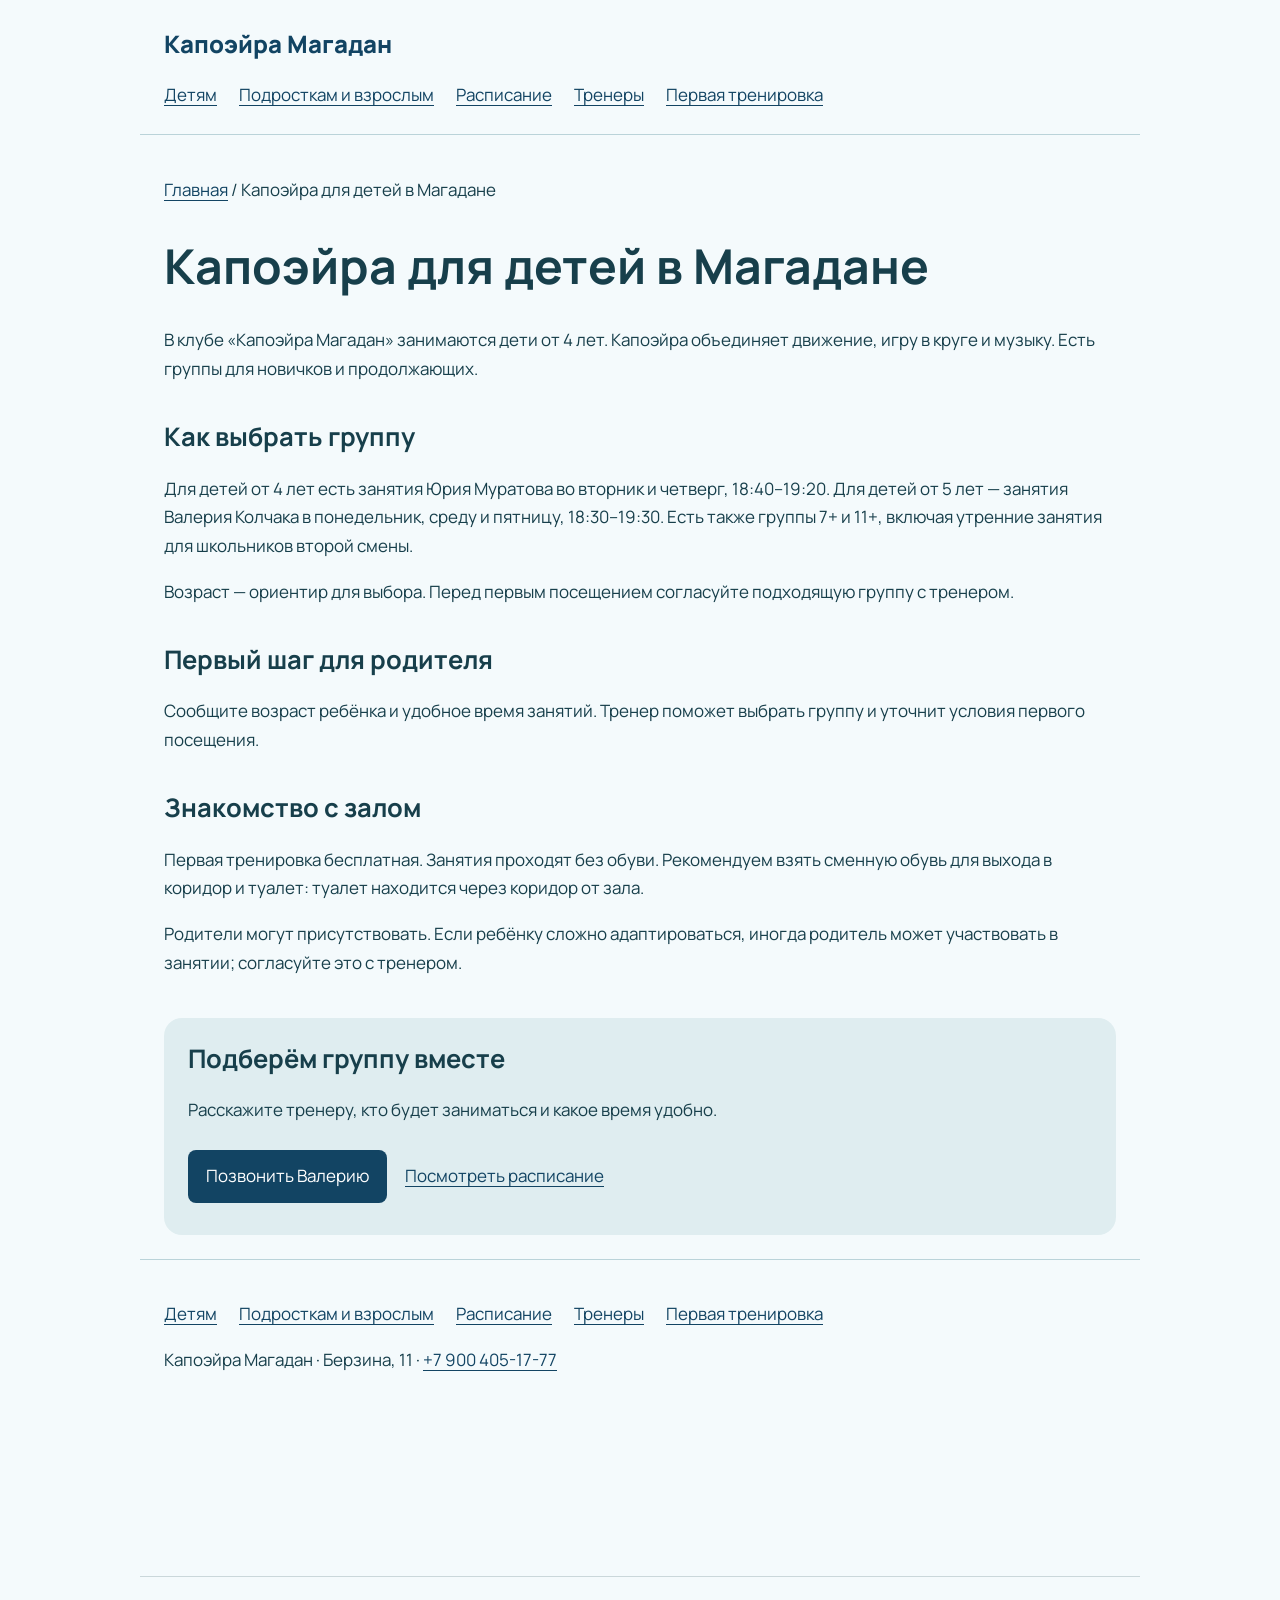
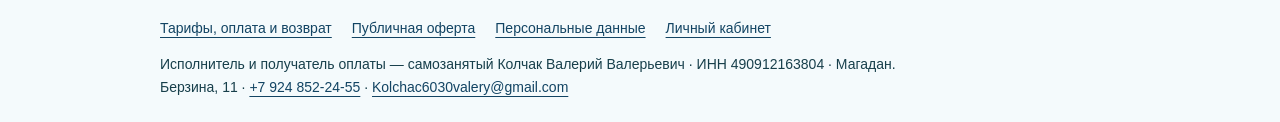
<file: children.html>
<!doctype html><html lang="ru"><head><meta charset="utf-8"><meta name="viewport" content="width=device-width,initial-scale=1"><title>Капоэйра для детей в Магадане</title><meta name="description" content="Занятия для детей от 4 лет на Берзина, 11. Возрастные группы, тренеры и запись."><link rel="canonical" href="https://capoeira49.ru/children.html"><meta property="og:type" content="website"><meta property="og:title" content="Капоэйра для детей в Магадане"><meta property="og:description" content="Занятия для детей от 4 лет на Берзина, 11. Возрастные группы, тренеры и запись."><meta property="og:url" content="https://capoeira49.ru/children.html"><meta property="og:image" content="https://capoeira49.ru/assets/poster.jpg"><link rel="icon" href="/assets/logo.jpg"><link rel="stylesheet" href="/seo-pages.css"><script type="application/ld+json">[{"@context":"https://schema.org","@type":"SportsActivityLocation","@id":"https://capoeira49.ru/#club","name":"Капоэйра Магадан","url":"https://capoeira49.ru/","telephone":["+79004051777","+79248522455"],"address":{"@type":"PostalAddress","streetAddress":"ул. Берзина, 11","addressLocality":"Магадан","addressCountry":"RU"},"sameAs":["https://t.me/capoeira_magadan"]},{"@context":"https://schema.org","@type":"BreadcrumbList","itemListElement":[{"@type":"ListItem","position":1,"name":"Капоэйра Магадан","item":"https://capoeira49.ru/"},{"@type":"ListItem","position":2,"name":"Капоэйра для детей в Магадане","item":"https://capoeira49.ru/children.html"}]}]</script><style id="capoeira-dewiar-layout">/* Keep the vendor iframe inside its container and visible mobile viewport. */
#Dewiar_AI #emulator {display:flex;flex-direction:column;box-sizing:border-box;width:min(360px,calc(100vw - 24px));height:min(600px,calc(100dvh - 24px));max-height:calc(100dvh - 24px);}
#Dewiar_AI #emulator .em_menu {flex:0 0 36px;}
#Dewiar_AI #emulator iframe {width:100%;height:0;min-height:0;flex:1 1 auto;margin:0;float:none;clear:none;}
@media (max-width:600px) {
 #Dewiar_AI #emulator {left:12px!important;right:auto!important;top:var(--capoeira-chat-top,12px)!important;bottom:auto!important;width:calc(100vw - 24px)!important;height:var(--capoeira-chat-height,calc(100dvh - 24px))!important;max-height:var(--capoeira-chat-height,calc(100dvh - 24px))!important;}
}

/* Reserve the footer controls and keep the chat above the journey scene. */
#Dewiar_AI #emulator{z-index:100;max-width:calc(100vw - 24px)}
#Dewiar_AI #emulator iframe{margin-top:0!important}
@media(max-width:600px),(max-height:500px){
 #Dewiar_AI #emulator{left:12px!important;right:auto!important;top:var(--capoeira-chat-top,12px)!important;bottom:auto!important;width:calc(100vw - 24px)!important;height:var(--capoeira-chat-height,calc(100dvh - 24px))!important;max-height:var(--capoeira-chat-height,calc(100dvh - 24px))!important;}
}

#Dewiar_AI{bottom:92px!important;right:18px!important;z-index:40!important}#Dewiar_AI .priv{display:none!important}body.assistant-open #enclkD{display:none!important}#Dewiar_AI #emulator{z-index:100!important;display:flex!important}#Dewiar_AI #emulator iframe{height:0!important;flex:1 1 auto!important;min-height:0!important;margin:0!important}body.assistant-open .journey-player{display:none}

/* Visible explanation for the AI launcher, inside its clickable target. */
#Dewiar_AI #enclkD::before{content:"ИИ-помощник";position:absolute;right:58px;bottom:20px;width:184px;padding:10px 12px 24px;background:#124463;color:#fff;border-radius:8px;box-shadow:0 3px 12px #082b4033;font:700 14px/1.3 Manrope,Arial,sans-serif;text-align:left;white-space:nowrap}
#Dewiar_AI #enclkD::after{content:"Расписание, группы и запись";position:absolute;right:58px;bottom:26px;width:184px;padding:0 12px;color:#e2f1f8;font:11px/1.3 Manrope,Arial,sans-serif;text-align:left;white-space:nowrap}
@media(max-width:360px){#Dewiar_AI #enclkD::before,#Dewiar_AI #enclkD::after{width:165px}#Dewiar_AI #enclkD::after{font-size:10px}}
</style><style>.legal-footer{padding:24px 20px;margin-top:24px;border-top:1px solid #cad7da;font:14px/1.6 Arial,sans-serif}.legal-links{display:flex;flex-wrap:wrap;gap:12px 20px}.legal-footer a{text-decoration:underline}.legal-seller{margin:14px 0 0;overflow-wrap:anywhere}.legal-text{max-width:920px;margin:auto;padding:24px 20px;font:17px/1.65 Arial,sans-serif;color:#124463}.legal-text h1{font-size:clamp(25px,5vw,38px)}.legal-text h2{font-size:23px;margin-top:32px}.legal-text p{white-space:pre-line}.legal-text a{text-decoration:underline}.legal-table{width:100%;border-collapse:collapse}.legal-table th,.legal-table td{padding:10px;text-align:left;border:1px solid #cad7da;white-space:normal}.legal-nav{display:flex;flex-wrap:wrap;gap:16px;padding-bottom:18px;border-bottom:1px solid #cad7da}.legal-note{padding:12px;background:#e2f1f8;border-radius:8px}</style></head><body><header><a class="brand" href="/">Капоэйра Магадан</a><nav aria-label="Разделы клуба"><a href="/children.html">Детям</a><a href="/adults.html">Подросткам и взрослым</a><a href="/schedule.html">Расписание</a><a href="/coaches.html">Тренеры</a><a href="/contacts.html">Первая тренировка</a></nav></header><main><p><a href="/">Главная</a> / Капоэйра для детей в Магадане</p><h1>Капоэйра для детей в Магадане</h1><p>В клубе «Капоэйра Магадан» занимаются дети от 4 лет. Капоэйра объединяет движение, игру в круге и музыку. Есть группы для новичков и продолжающих.</p><h2>Как выбрать группу</h2><p>Для детей от 4 лет есть занятия Юрия Муратова во вторник и четверг, 18:40–19:20. Для детей от 5 лет — занятия Валерия Колчака в понедельник, среду и пятницу, 18:30–19:30. Есть также группы 7+ и 11+, включая утренние занятия для школьников второй смены.</p><p>Возраст — ориентир для выбора. Перед первым посещением согласуйте подходящую группу с тренером.</p><h2>Первый шаг для родителя</h2><p>Сообщите возраст ребёнка и удобное время занятий. Тренер поможет выбрать группу и уточнит условия первого посещения.</p><h2>Знакомство с залом</h2><p>Первая тренировка бесплатная. Занятия проходят без обуви. Рекомендуем взять сменную обувь для выхода в коридор и туалет: туалет находится через коридор от зала.</p><p>Родители могут присутствовать. Если ребёнку сложно адаптироваться, иногда родитель может участвовать в занятии; согласуйте это с тренером.</p><aside class="cta"><h2>Подберём группу вместе</h2><p>Расскажите тренеру, кто будет заниматься и какое время удобно.</p><a class="button" href="tel:+79248522455">Позвонить Валерию</a><a href="/schedule.html">Посмотреть расписание</a></aside></main><footer><nav aria-label="Полезные страницы"><a href="/children.html">Детям</a><a href="/adults.html">Подросткам и взрослым</a><a href="/schedule.html">Расписание</a><a href="/coaches.html">Тренеры</a><a href="/contacts.html">Первая тренировка</a></nav><p>Капоэйра Магадан · Берзина, 11 · <a href="tel:+79004051777">+7 900 405-17-77</a></p></footer><div id="Dewiar_AI"></div><script src="https://dewiar.com/dew_ai/widget/widget.js" type="text/javascript"></script><script type="text/javascript">wrgsv.init("Dewiar_AI","122755",1791521339);</script>
<script>(() => {
 'use strict';
 let pending=false;
 const update=()=>{
  pending=false;
  const viewport=window.visualViewport;
  const height=viewport?viewport.height:window.innerHeight;
  const top=viewport?viewport.offsetTop:0;
  document.documentElement.style.setProperty('--capoeira-chat-height',Math.max(1,height-24)+'px');
  document.documentElement.style.setProperty('--capoeira-chat-top',(top+12)+'px');
 };
 const schedule=()=>{if(!pending){pending=true;requestAnimationFrame(update);}};
 window.addEventListener('resize',schedule,{passive:true});
 window.addEventListener('orientationchange',schedule,{passive:true});
 window.visualViewport?.addEventListener('resize',schedule,{passive:true});
 window.visualViewport?.addEventListener('scroll',schedule,{passive:true});
 update();
})();

(()=>{const host=document.getElementById('Dewiar_AI');if(!host)return;const update=()=>{const open=!!host.querySelector('#emulator');document.body.classList.toggle('assistant-open',open);const trigger=host.querySelector('#enclkD');if(trigger){trigger.setAttribute('role','button');trigger.setAttribute('tabindex','0');trigger.setAttribute('aria-label','ИИ-помощник: расписание, группы и запись');trigger.setAttribute('aria-expanded',String(open));if(!trigger.dataset.keyboardReady){trigger.dataset.keyboardReady='1';trigger.addEventListener('keydown',e=>{if(e.key==='Enter'||e.key===' '){e.preventDefault();trigger.click();}});}}const frame=host.querySelector('iframe');if(frame)frame.title='Чат помощника Капоэйра Магадан';const close=host.querySelector('.em_close');if(close){close.setAttribute('role','button');close.setAttribute('tabindex','0');close.setAttribute('aria-label','Закрыть помощника');if(!close.dataset.keyboardReady){close.dataset.keyboardReady='1';close.addEventListener('keydown',e=>{if(e.key==='Enter'||e.key===' '){e.preventDefault();close.click();}});}}};new MutationObserver(update).observe(host,{childList:true,subtree:true});update();})();
</script>
<footer class="legal-footer"><nav class="legal-links" aria-label="Условия и документы"><a href="/payment.html">Тарифы, оплата и возврат</a><a href="/offer.html">Публичная оферта</a><a href="/privacy.html">Персональные данные</a><a href="https://cabinet.capoeira49.ru/login">Личный кабинет</a></nav><p class="legal-seller">Исполнитель и получатель оплаты — самозанятый Колчак Валерий Валерьевич · ИНН 490912163804 · Магадан.<br>Берзина, 11 · <a href="tel:+79248522455">+7 924 852-24-55</a> · <a href="mailto:Kolchac6030valery@gmail.com">Kolchac6030valery@gmail.com</a></p></footer></body></html>
</file>
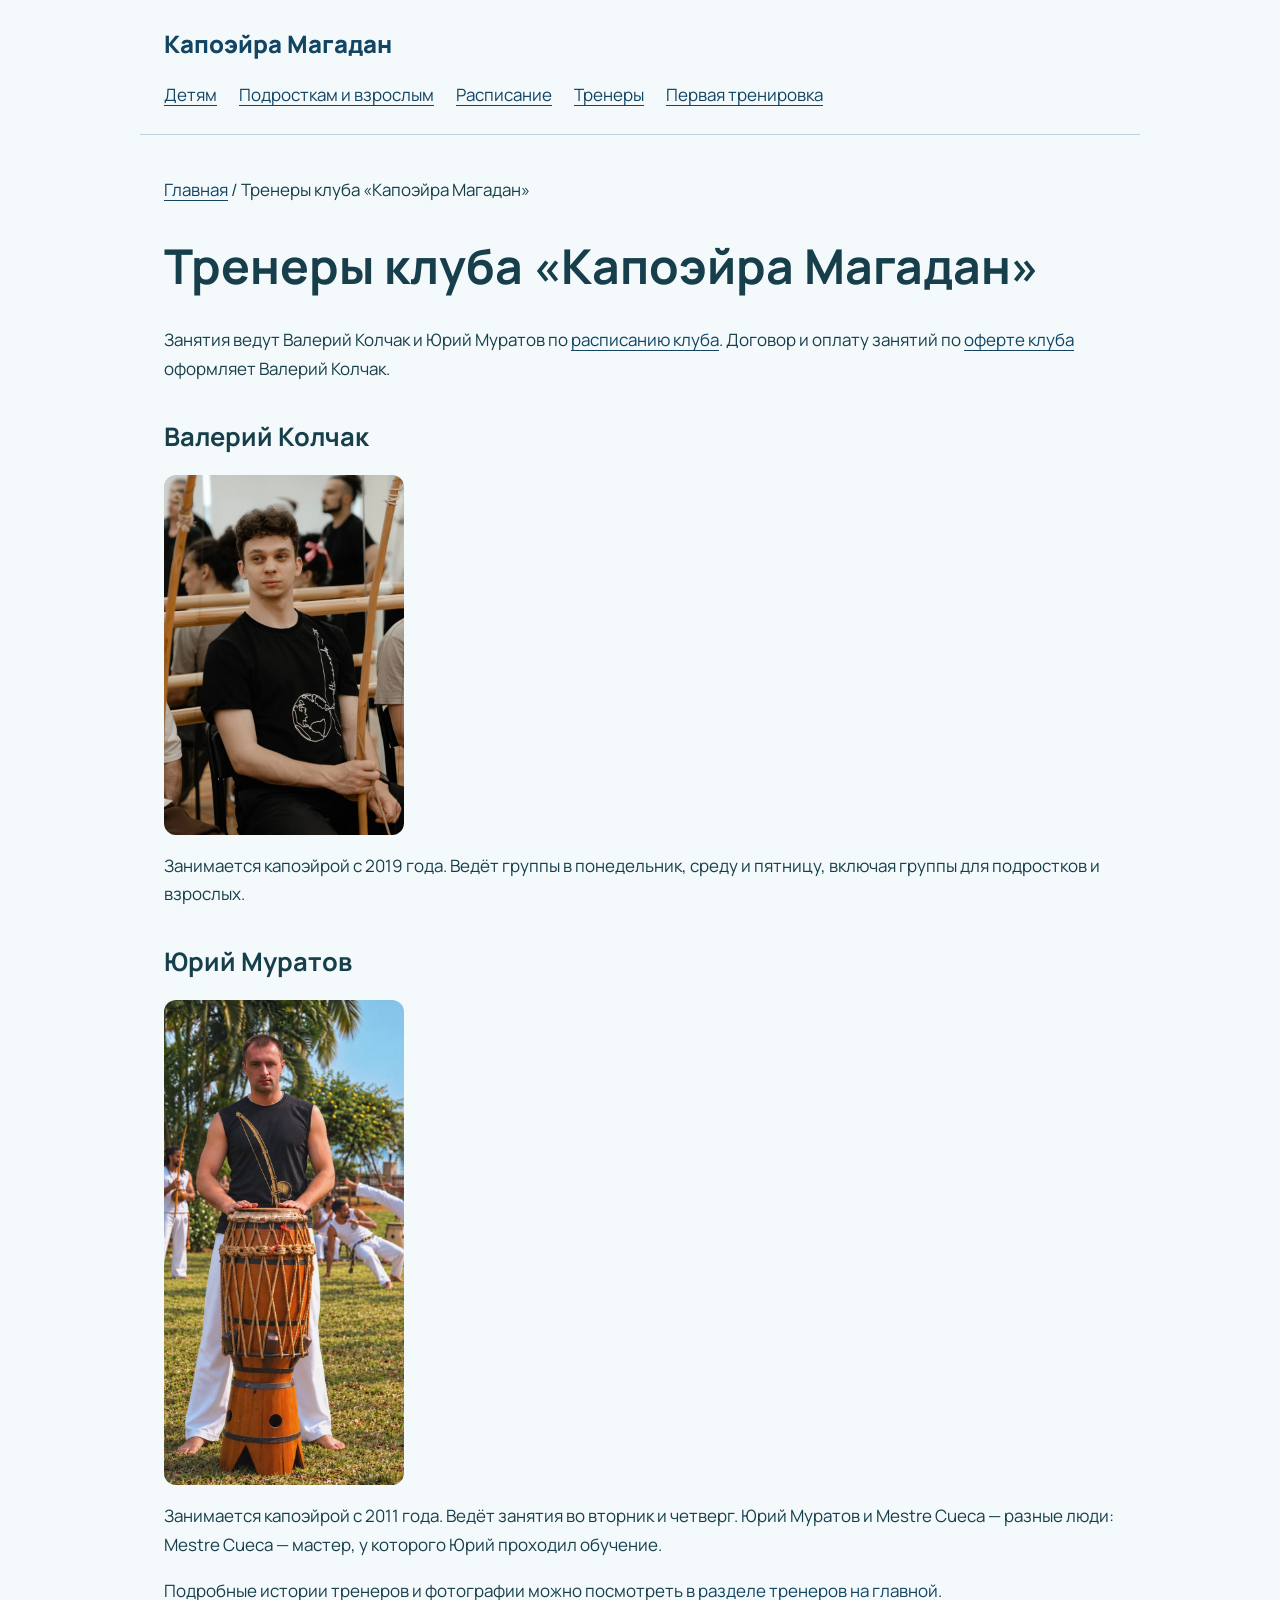
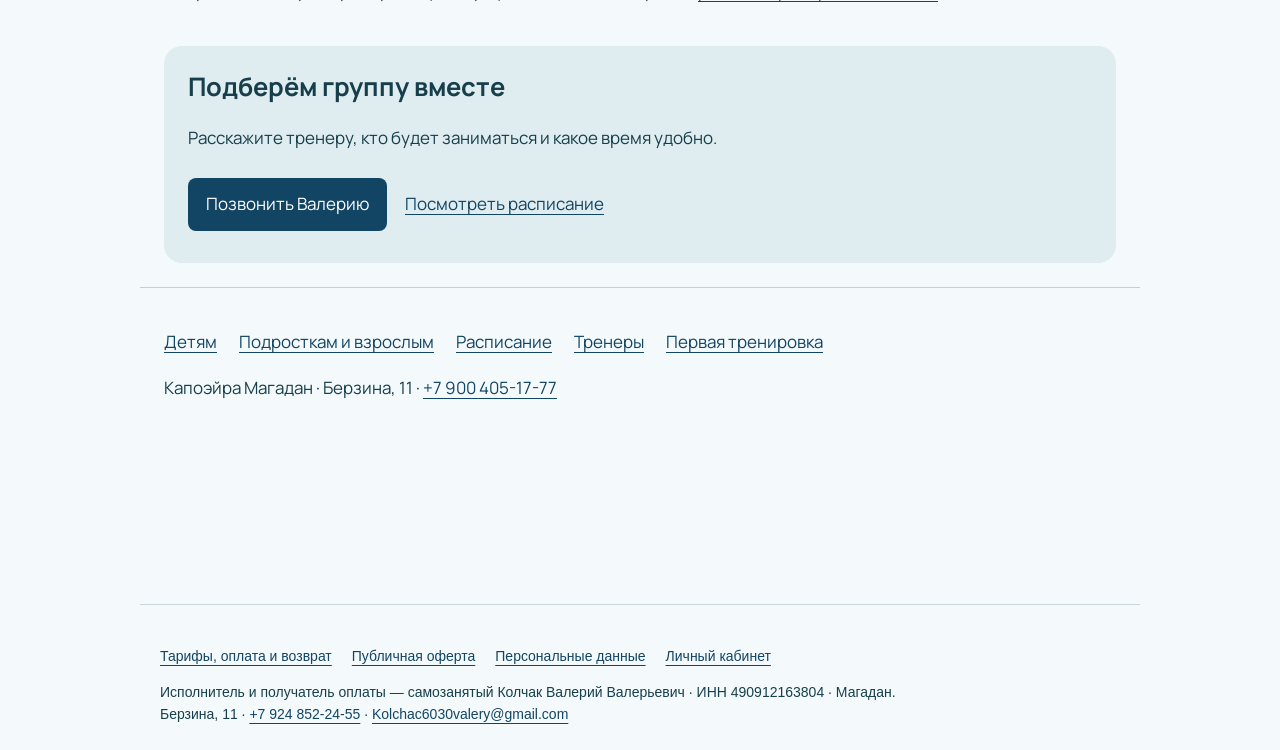
<file: coaches.html>
<!doctype html><html lang="ru"><head><meta charset="utf-8"><meta name="viewport" content="width=device-width,initial-scale=1"><title>Тренеры клуба «Капоэйра Магадан»</title><meta name="description" content="Валерий Колчак и Юрий Муратов: знакомство с тренерами и расписание их групп."><link rel="canonical" href="https://capoeira49.ru/coaches.html"><meta property="og:type" content="website"><meta property="og:title" content="Тренеры клуба «Капоэйра Магадан»"><meta property="og:description" content="Валерий Колчак и Юрий Муратов: знакомство с тренерами и расписание их групп."><meta property="og:url" content="https://capoeira49.ru/coaches.html"><meta property="og:image" content="https://capoeira49.ru/assets/poster.jpg"><link rel="icon" href="/assets/logo.jpg"><link rel="stylesheet" href="/seo-pages.css"><script type="application/ld+json">[{"@context":"https://schema.org","@type":"SportsActivityLocation","@id":"https://capoeira49.ru/#club","name":"Капоэйра Магадан","url":"https://capoeira49.ru/","telephone":["+79004051777","+79248522455"],"address":{"@type":"PostalAddress","streetAddress":"ул. Берзина, 11","addressLocality":"Магадан","addressCountry":"RU"},"sameAs":["https://t.me/capoeira_magadan"]},{"@context":"https://schema.org","@type":"BreadcrumbList","itemListElement":[{"@type":"ListItem","position":1,"name":"Капоэйра Магадан","item":"https://capoeira49.ru/"},{"@type":"ListItem","position":2,"name":"Тренеры клуба «Капоэйра Магадан»","item":"https://capoeira49.ru/coaches.html"}]}]</script><style id="capoeira-dewiar-layout">/* Keep the vendor iframe inside its container and visible mobile viewport. */
#Dewiar_AI #emulator {display:flex;flex-direction:column;box-sizing:border-box;width:min(360px,calc(100vw - 24px));height:min(600px,calc(100dvh - 24px));max-height:calc(100dvh - 24px);}
#Dewiar_AI #emulator .em_menu {flex:0 0 36px;}
#Dewiar_AI #emulator iframe {width:100%;height:0;min-height:0;flex:1 1 auto;margin:0;float:none;clear:none;}
@media (max-width:600px) {
 #Dewiar_AI #emulator {left:12px!important;right:auto!important;top:var(--capoeira-chat-top,12px)!important;bottom:auto!important;width:calc(100vw - 24px)!important;height:var(--capoeira-chat-height,calc(100dvh - 24px))!important;max-height:var(--capoeira-chat-height,calc(100dvh - 24px))!important;}
}

/* Reserve the footer controls and keep the chat above the journey scene. */
#Dewiar_AI #emulator{z-index:100;max-width:calc(100vw - 24px)}
#Dewiar_AI #emulator iframe{margin-top:0!important}
@media(max-width:600px),(max-height:500px){
 #Dewiar_AI #emulator{left:12px!important;right:auto!important;top:var(--capoeira-chat-top,12px)!important;bottom:auto!important;width:calc(100vw - 24px)!important;height:var(--capoeira-chat-height,calc(100dvh - 24px))!important;max-height:var(--capoeira-chat-height,calc(100dvh - 24px))!important;}
}

#Dewiar_AI{bottom:92px!important;right:18px!important;z-index:40!important}#Dewiar_AI .priv{display:none!important}body.assistant-open #enclkD{display:none!important}#Dewiar_AI #emulator{z-index:100!important;display:flex!important}#Dewiar_AI #emulator iframe{height:0!important;flex:1 1 auto!important;min-height:0!important;margin:0!important}body.assistant-open .journey-player{display:none}

/* Visible explanation for the AI launcher, inside its clickable target. */
#Dewiar_AI #enclkD::before{content:"ИИ-помощник";position:absolute;right:58px;bottom:20px;width:184px;padding:10px 12px 24px;background:#124463;color:#fff;border-radius:8px;box-shadow:0 3px 12px #082b4033;font:700 14px/1.3 Manrope,Arial,sans-serif;text-align:left;white-space:nowrap}
#Dewiar_AI #enclkD::after{content:"Расписание, группы и запись";position:absolute;right:58px;bottom:26px;width:184px;padding:0 12px;color:#e2f1f8;font:11px/1.3 Manrope,Arial,sans-serif;text-align:left;white-space:nowrap}
@media(max-width:360px){#Dewiar_AI #enclkD::before,#Dewiar_AI #enclkD::after{width:165px}#Dewiar_AI #enclkD::after{font-size:10px}}
</style><style>.legal-footer{padding:24px 20px;margin-top:24px;border-top:1px solid #cad7da;font:14px/1.6 Arial,sans-serif}.legal-links{display:flex;flex-wrap:wrap;gap:12px 20px}.legal-footer a{text-decoration:underline}.legal-seller{margin:14px 0 0;overflow-wrap:anywhere}.legal-text{max-width:920px;margin:auto;padding:24px 20px;font:17px/1.65 Arial,sans-serif;color:#124463}.legal-text h1{font-size:clamp(25px,5vw,38px)}.legal-text h2{font-size:23px;margin-top:32px}.legal-text p{white-space:pre-line}.legal-text a{text-decoration:underline}.legal-table{width:100%;border-collapse:collapse}.legal-table th,.legal-table td{padding:10px;text-align:left;border:1px solid #cad7da;white-space:normal}.legal-nav{display:flex;flex-wrap:wrap;gap:16px;padding-bottom:18px;border-bottom:1px solid #cad7da}.legal-note{padding:12px;background:#e2f1f8;border-radius:8px}</style></head><body><header><a class="brand" href="/">Капоэйра Магадан</a><nav aria-label="Разделы клуба"><a href="/children.html">Детям</a><a href="/adults.html">Подросткам и взрослым</a><a href="/schedule.html">Расписание</a><a href="/coaches.html">Тренеры</a><a href="/contacts.html">Первая тренировка</a></nav></header><main><p><a href="/">Главная</a> / Тренеры клуба «Капоэйра Магадан»</p><h1>Тренеры клуба «Капоэйра Магадан»</h1><p>Занятия ведут Валерий Колчак и Юрий Муратов по <a href="/schedule.html">расписанию клуба</a>. Договор и оплату занятий по <a href="/offer.html">оферте клуба</a> оформляет Валерий Колчак.</p><h2>Валерий Колчак</h2><img src="/assets/valery-kolchak-v23.webp" alt="Валерий Колчак с беримбау" width="720" height="1080" loading="lazy"><p>Занимается капоэйрой с 2019 года. Ведёт группы в понедельник, среду и пятницу, включая группы для подростков и взрослых.</p><h2>Юрий Муратов</h2><img src="/assets/yuri-muratov-v25.webp" alt="Юрий Муратов с атабаке" width="712" height="1440" loading="lazy"><p>Занимается капоэйрой с 2011 года. Ведёт занятия во вторник и четверг. Юрий Муратов и Mestre Cueca — разные люди: Mestre Cueca — мастер, у которого Юрий проходил обучение.</p><p>Подробные истории тренеров и фотографии можно посмотреть в <a href="/#coaches">разделе тренеров на главной</a>.</p><aside class="cta"><h2>Подберём группу вместе</h2><p>Расскажите тренеру, кто будет заниматься и какое время удобно.</p><a class="button" href="tel:+79248522455">Позвонить Валерию</a><a href="/schedule.html">Посмотреть расписание</a></aside></main><footer><nav aria-label="Полезные страницы"><a href="/children.html">Детям</a><a href="/adults.html">Подросткам и взрослым</a><a href="/schedule.html">Расписание</a><a href="/coaches.html">Тренеры</a><a href="/contacts.html">Первая тренировка</a></nav><p>Капоэйра Магадан · Берзина, 11 · <a href="tel:+79004051777">+7 900 405-17-77</a></p></footer><div id="Dewiar_AI"></div><script src="https://dewiar.com/dew_ai/widget/widget.js" type="text/javascript"></script><script type="text/javascript">wrgsv.init("Dewiar_AI","122755",1791521339);</script>
<script>(() => {
 'use strict';
 let pending=false;
 const update=()=>{
  pending=false;
  const viewport=window.visualViewport;
  const height=viewport?viewport.height:window.innerHeight;
  const top=viewport?viewport.offsetTop:0;
  document.documentElement.style.setProperty('--capoeira-chat-height',Math.max(1,height-24)+'px');
  document.documentElement.style.setProperty('--capoeira-chat-top',(top+12)+'px');
 };
 const schedule=()=>{if(!pending){pending=true;requestAnimationFrame(update);}};
 window.addEventListener('resize',schedule,{passive:true});
 window.addEventListener('orientationchange',schedule,{passive:true});
 window.visualViewport?.addEventListener('resize',schedule,{passive:true});
 window.visualViewport?.addEventListener('scroll',schedule,{passive:true});
 update();
})();

(()=>{const host=document.getElementById('Dewiar_AI');if(!host)return;const update=()=>{const open=!!host.querySelector('#emulator');document.body.classList.toggle('assistant-open',open);const trigger=host.querySelector('#enclkD');if(trigger){trigger.setAttribute('role','button');trigger.setAttribute('tabindex','0');trigger.setAttribute('aria-label','ИИ-помощник: расписание, группы и запись');trigger.setAttribute('aria-expanded',String(open));if(!trigger.dataset.keyboardReady){trigger.dataset.keyboardReady='1';trigger.addEventListener('keydown',e=>{if(e.key==='Enter'||e.key===' '){e.preventDefault();trigger.click();}});}}const frame=host.querySelector('iframe');if(frame)frame.title='Чат помощника Капоэйра Магадан';const close=host.querySelector('.em_close');if(close){close.setAttribute('role','button');close.setAttribute('tabindex','0');close.setAttribute('aria-label','Закрыть помощника');if(!close.dataset.keyboardReady){close.dataset.keyboardReady='1';close.addEventListener('keydown',e=>{if(e.key==='Enter'||e.key===' '){e.preventDefault();close.click();}});}}};new MutationObserver(update).observe(host,{childList:true,subtree:true});update();})();
</script>
<footer class="legal-footer"><nav class="legal-links" aria-label="Условия и документы"><a href="/payment.html">Тарифы, оплата и возврат</a><a href="/offer.html">Публичная оферта</a><a href="/privacy.html">Персональные данные</a><a href="https://cabinet.capoeira49.ru/login">Личный кабинет</a></nav><p class="legal-seller">Исполнитель и получатель оплаты — самозанятый Колчак Валерий Валерьевич · ИНН 490912163804 · Магадан.<br>Берзина, 11 · <a href="tel:+79248522455">+7 924 852-24-55</a> · <a href="mailto:Kolchac6030valery@gmail.com">Kolchac6030valery@gmail.com</a></p></footer></body></html>
</file>
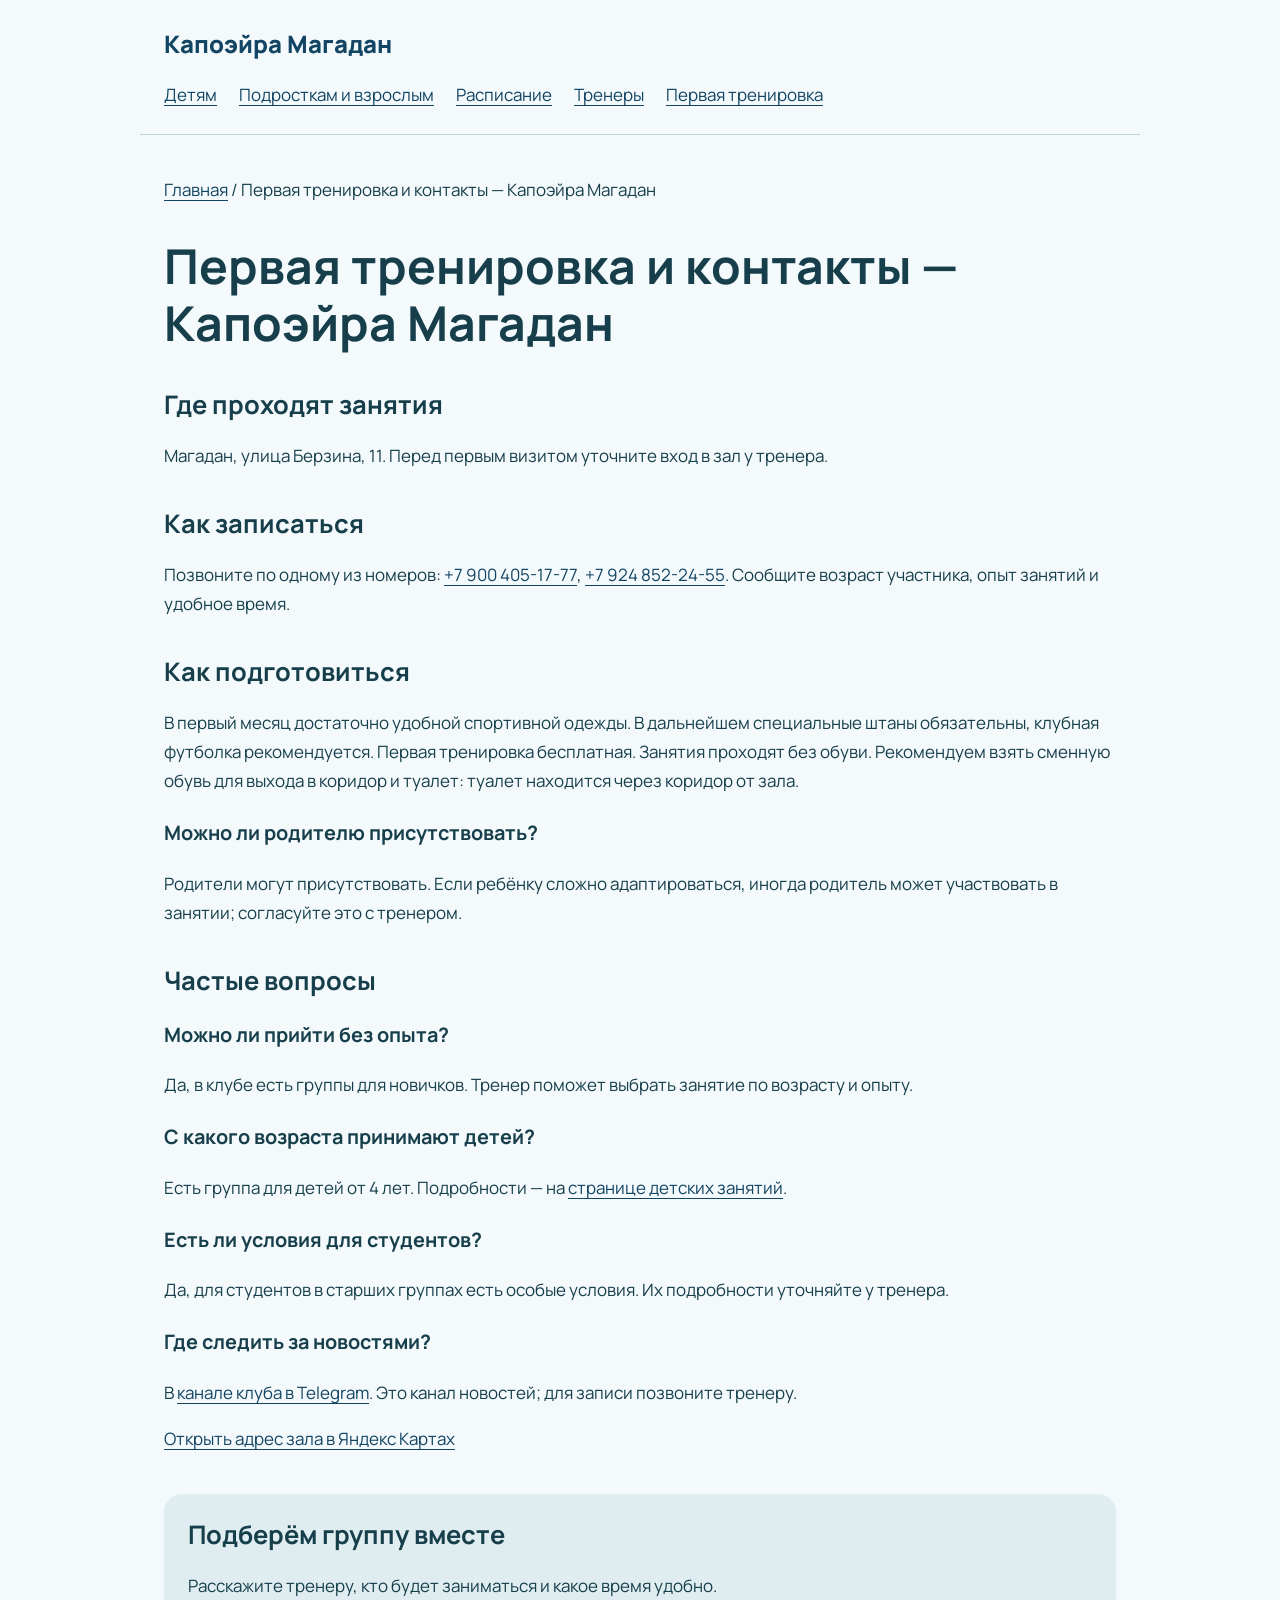
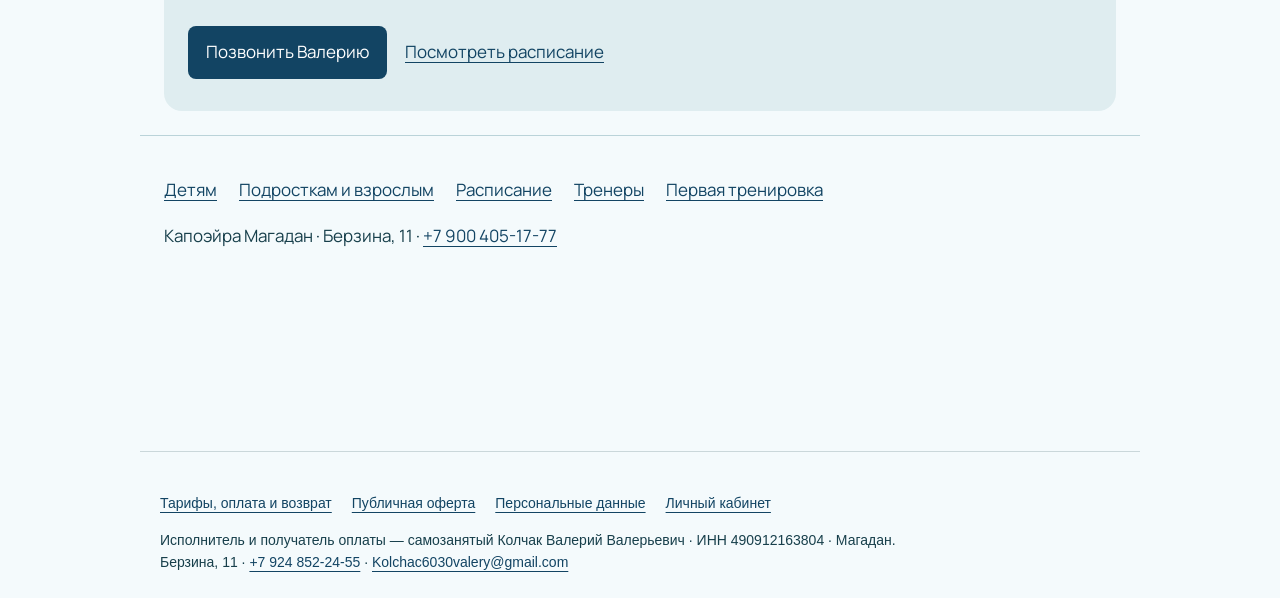
<file: contacts.html>
<!doctype html><html lang="ru"><head><meta charset="utf-8"><meta name="viewport" content="width=device-width,initial-scale=1"><title>Первая тренировка и контакты — Капоэйра Магадан</title><meta name="description" content="Адрес зала на Берзина, 11, телефоны клуба, запись и подготовка к первой тренировке."><link rel="canonical" href="https://capoeira49.ru/contacts.html"><meta property="og:type" content="website"><meta property="og:title" content="Первая тренировка и контакты — Капоэйра Магадан"><meta property="og:description" content="Адрес зала на Берзина, 11, телефоны клуба, запись и подготовка к первой тренировке."><meta property="og:url" content="https://capoeira49.ru/contacts.html"><meta property="og:image" content="https://capoeira49.ru/assets/poster.jpg"><link rel="icon" href="/assets/logo.jpg"><link rel="stylesheet" href="/seo-pages.css"><script type="application/ld+json">[{"@context":"https://schema.org","@type":"SportsActivityLocation","@id":"https://capoeira49.ru/#club","name":"Капоэйра Магадан","url":"https://capoeira49.ru/","telephone":["+79004051777","+79248522455"],"address":{"@type":"PostalAddress","streetAddress":"ул. Берзина, 11","addressLocality":"Магадан","addressCountry":"RU"},"sameAs":["https://t.me/capoeira_magadan"]},{"@context":"https://schema.org","@type":"BreadcrumbList","itemListElement":[{"@type":"ListItem","position":1,"name":"Капоэйра Магадан","item":"https://capoeira49.ru/"},{"@type":"ListItem","position":2,"name":"Первая тренировка и контакты — Капоэйра Магадан","item":"https://capoeira49.ru/contacts.html"}]}]</script><style id="capoeira-dewiar-layout">/* Keep the vendor iframe inside its container and visible mobile viewport. */
#Dewiar_AI #emulator {display:flex;flex-direction:column;box-sizing:border-box;width:min(360px,calc(100vw - 24px));height:min(600px,calc(100dvh - 24px));max-height:calc(100dvh - 24px);}
#Dewiar_AI #emulator .em_menu {flex:0 0 36px;}
#Dewiar_AI #emulator iframe {width:100%;height:0;min-height:0;flex:1 1 auto;margin:0;float:none;clear:none;}
@media (max-width:600px) {
 #Dewiar_AI #emulator {left:12px!important;right:auto!important;top:var(--capoeira-chat-top,12px)!important;bottom:auto!important;width:calc(100vw - 24px)!important;height:var(--capoeira-chat-height,calc(100dvh - 24px))!important;max-height:var(--capoeira-chat-height,calc(100dvh - 24px))!important;}
}

/* Reserve the footer controls and keep the chat above the journey scene. */
#Dewiar_AI #emulator{z-index:100;max-width:calc(100vw - 24px)}
#Dewiar_AI #emulator iframe{margin-top:0!important}
@media(max-width:600px),(max-height:500px){
 #Dewiar_AI #emulator{left:12px!important;right:auto!important;top:var(--capoeira-chat-top,12px)!important;bottom:auto!important;width:calc(100vw - 24px)!important;height:var(--capoeira-chat-height,calc(100dvh - 24px))!important;max-height:var(--capoeira-chat-height,calc(100dvh - 24px))!important;}
}

#Dewiar_AI{bottom:92px!important;right:18px!important;z-index:40!important}#Dewiar_AI .priv{display:none!important}body.assistant-open #enclkD{display:none!important}#Dewiar_AI #emulator{z-index:100!important;display:flex!important}#Dewiar_AI #emulator iframe{height:0!important;flex:1 1 auto!important;min-height:0!important;margin:0!important}body.assistant-open .journey-player{display:none}

/* Visible explanation for the AI launcher, inside its clickable target. */
#Dewiar_AI #enclkD::before{content:"ИИ-помощник";position:absolute;right:58px;bottom:20px;width:184px;padding:10px 12px 24px;background:#124463;color:#fff;border-radius:8px;box-shadow:0 3px 12px #082b4033;font:700 14px/1.3 Manrope,Arial,sans-serif;text-align:left;white-space:nowrap}
#Dewiar_AI #enclkD::after{content:"Расписание, группы и запись";position:absolute;right:58px;bottom:26px;width:184px;padding:0 12px;color:#e2f1f8;font:11px/1.3 Manrope,Arial,sans-serif;text-align:left;white-space:nowrap}
@media(max-width:360px){#Dewiar_AI #enclkD::before,#Dewiar_AI #enclkD::after{width:165px}#Dewiar_AI #enclkD::after{font-size:10px}}
</style><style>.legal-footer{padding:24px 20px;margin-top:24px;border-top:1px solid #cad7da;font:14px/1.6 Arial,sans-serif}.legal-links{display:flex;flex-wrap:wrap;gap:12px 20px}.legal-footer a{text-decoration:underline}.legal-seller{margin:14px 0 0;overflow-wrap:anywhere}.legal-text{max-width:920px;margin:auto;padding:24px 20px;font:17px/1.65 Arial,sans-serif;color:#124463}.legal-text h1{font-size:clamp(25px,5vw,38px)}.legal-text h2{font-size:23px;margin-top:32px}.legal-text p{white-space:pre-line}.legal-text a{text-decoration:underline}.legal-table{width:100%;border-collapse:collapse}.legal-table th,.legal-table td{padding:10px;text-align:left;border:1px solid #cad7da;white-space:normal}.legal-nav{display:flex;flex-wrap:wrap;gap:16px;padding-bottom:18px;border-bottom:1px solid #cad7da}.legal-note{padding:12px;background:#e2f1f8;border-radius:8px}</style></head><body><header><a class="brand" href="/">Капоэйра Магадан</a><nav aria-label="Разделы клуба"><a href="/children.html">Детям</a><a href="/adults.html">Подросткам и взрослым</a><a href="/schedule.html">Расписание</a><a href="/coaches.html">Тренеры</a><a href="/contacts.html">Первая тренировка</a></nav></header><main><p><a href="/">Главная</a> / Первая тренировка и контакты — Капоэйра Магадан</p><h1>Первая тренировка и контакты — Капоэйра Магадан</h1><h2>Где проходят занятия</h2><p>Магадан, улица Берзина, 11. Перед первым визитом уточните вход в зал у тренера.</p><h2>Как записаться</h2><p>Позвоните по одному из номеров: <a href="tel:+79004051777">+7 900 405-17-77</a>, <a href="tel:+79248522455">+7 924 852-24-55</a>. Сообщите возраст участника, опыт занятий и удобное время.</p><h2>Как подготовиться</h2><p>В первый месяц достаточно удобной спортивной одежды. В дальнейшем специальные штаны обязательны, клубная футболка рекомендуется. Первая тренировка бесплатная. Занятия проходят без обуви. Рекомендуем взять сменную обувь для выхода в коридор и туалет: туалет находится через коридор от зала.</p><h3>Можно ли родителю присутствовать?</h3><p>Родители могут присутствовать. Если ребёнку сложно адаптироваться, иногда родитель может участвовать в занятии; согласуйте это с тренером.</p><h2>Частые вопросы</h2><h3>Можно ли прийти без опыта?</h3><p>Да, в клубе есть группы для новичков. Тренер поможет выбрать занятие по возрасту и опыту.</p><h3>С какого возраста принимают детей?</h3><p>Есть группа для детей от 4 лет. Подробности — на <a href="/children.html">странице детских занятий</a>.</p><h3>Есть ли условия для студентов?</h3><p>Да, для студентов в старших группах есть особые условия. Их подробности уточняйте у тренера.</p><h3>Где следить за новостями?</h3><p>В <a href="https://t.me/capoeira_magadan">канале клуба в Telegram</a>. Это канал новостей; для записи позвоните тренеру.</p><p><a href="https://yandex.com/maps/79/magadan/house/ulitsa_berzina_11/ZUwGaA9hSUEAXkJvamJ0dnthbQ8=/">Открыть адрес зала в Яндекс Картах</a></p><aside class="cta"><h2>Подберём группу вместе</h2><p>Расскажите тренеру, кто будет заниматься и какое время удобно.</p><a class="button" href="tel:+79248522455">Позвонить Валерию</a><a href="/schedule.html">Посмотреть расписание</a></aside></main><footer><nav aria-label="Полезные страницы"><a href="/children.html">Детям</a><a href="/adults.html">Подросткам и взрослым</a><a href="/schedule.html">Расписание</a><a href="/coaches.html">Тренеры</a><a href="/contacts.html">Первая тренировка</a></nav><p>Капоэйра Магадан · Берзина, 11 · <a href="tel:+79004051777">+7 900 405-17-77</a></p></footer><div id="Dewiar_AI"></div><script src="https://dewiar.com/dew_ai/widget/widget.js" type="text/javascript"></script><script type="text/javascript">wrgsv.init("Dewiar_AI","122755",1791521339);</script>
<script>(() => {
 'use strict';
 let pending=false;
 const update=()=>{
  pending=false;
  const viewport=window.visualViewport;
  const height=viewport?viewport.height:window.innerHeight;
  const top=viewport?viewport.offsetTop:0;
  document.documentElement.style.setProperty('--capoeira-chat-height',Math.max(1,height-24)+'px');
  document.documentElement.style.setProperty('--capoeira-chat-top',(top+12)+'px');
 };
 const schedule=()=>{if(!pending){pending=true;requestAnimationFrame(update);}};
 window.addEventListener('resize',schedule,{passive:true});
 window.addEventListener('orientationchange',schedule,{passive:true});
 window.visualViewport?.addEventListener('resize',schedule,{passive:true});
 window.visualViewport?.addEventListener('scroll',schedule,{passive:true});
 update();
})();

(()=>{const host=document.getElementById('Dewiar_AI');if(!host)return;const update=()=>{const open=!!host.querySelector('#emulator');document.body.classList.toggle('assistant-open',open);const trigger=host.querySelector('#enclkD');if(trigger){trigger.setAttribute('role','button');trigger.setAttribute('tabindex','0');trigger.setAttribute('aria-label','ИИ-помощник: расписание, группы и запись');trigger.setAttribute('aria-expanded',String(open));if(!trigger.dataset.keyboardReady){trigger.dataset.keyboardReady='1';trigger.addEventListener('keydown',e=>{if(e.key==='Enter'||e.key===' '){e.preventDefault();trigger.click();}});}}const frame=host.querySelector('iframe');if(frame)frame.title='Чат помощника Капоэйра Магадан';const close=host.querySelector('.em_close');if(close){close.setAttribute('role','button');close.setAttribute('tabindex','0');close.setAttribute('aria-label','Закрыть помощника');if(!close.dataset.keyboardReady){close.dataset.keyboardReady='1';close.addEventListener('keydown',e=>{if(e.key==='Enter'||e.key===' '){e.preventDefault();close.click();}});}}};new MutationObserver(update).observe(host,{childList:true,subtree:true});update();})();
</script>
<footer class="legal-footer"><nav class="legal-links" aria-label="Условия и документы"><a href="/payment.html">Тарифы, оплата и возврат</a><a href="/offer.html">Публичная оферта</a><a href="/privacy.html">Персональные данные</a><a href="https://cabinet.capoeira49.ru/login">Личный кабинет</a></nav><p class="legal-seller">Исполнитель и получатель оплаты — самозанятый Колчак Валерий Валерьевич · ИНН 490912163804 · Магадан.<br>Берзина, 11 · <a href="tel:+79248522455">+7 924 852-24-55</a> · <a href="mailto:Kolchac6030valery@gmail.com">Kolchac6030valery@gmail.com</a></p></footer></body></html>
</file>
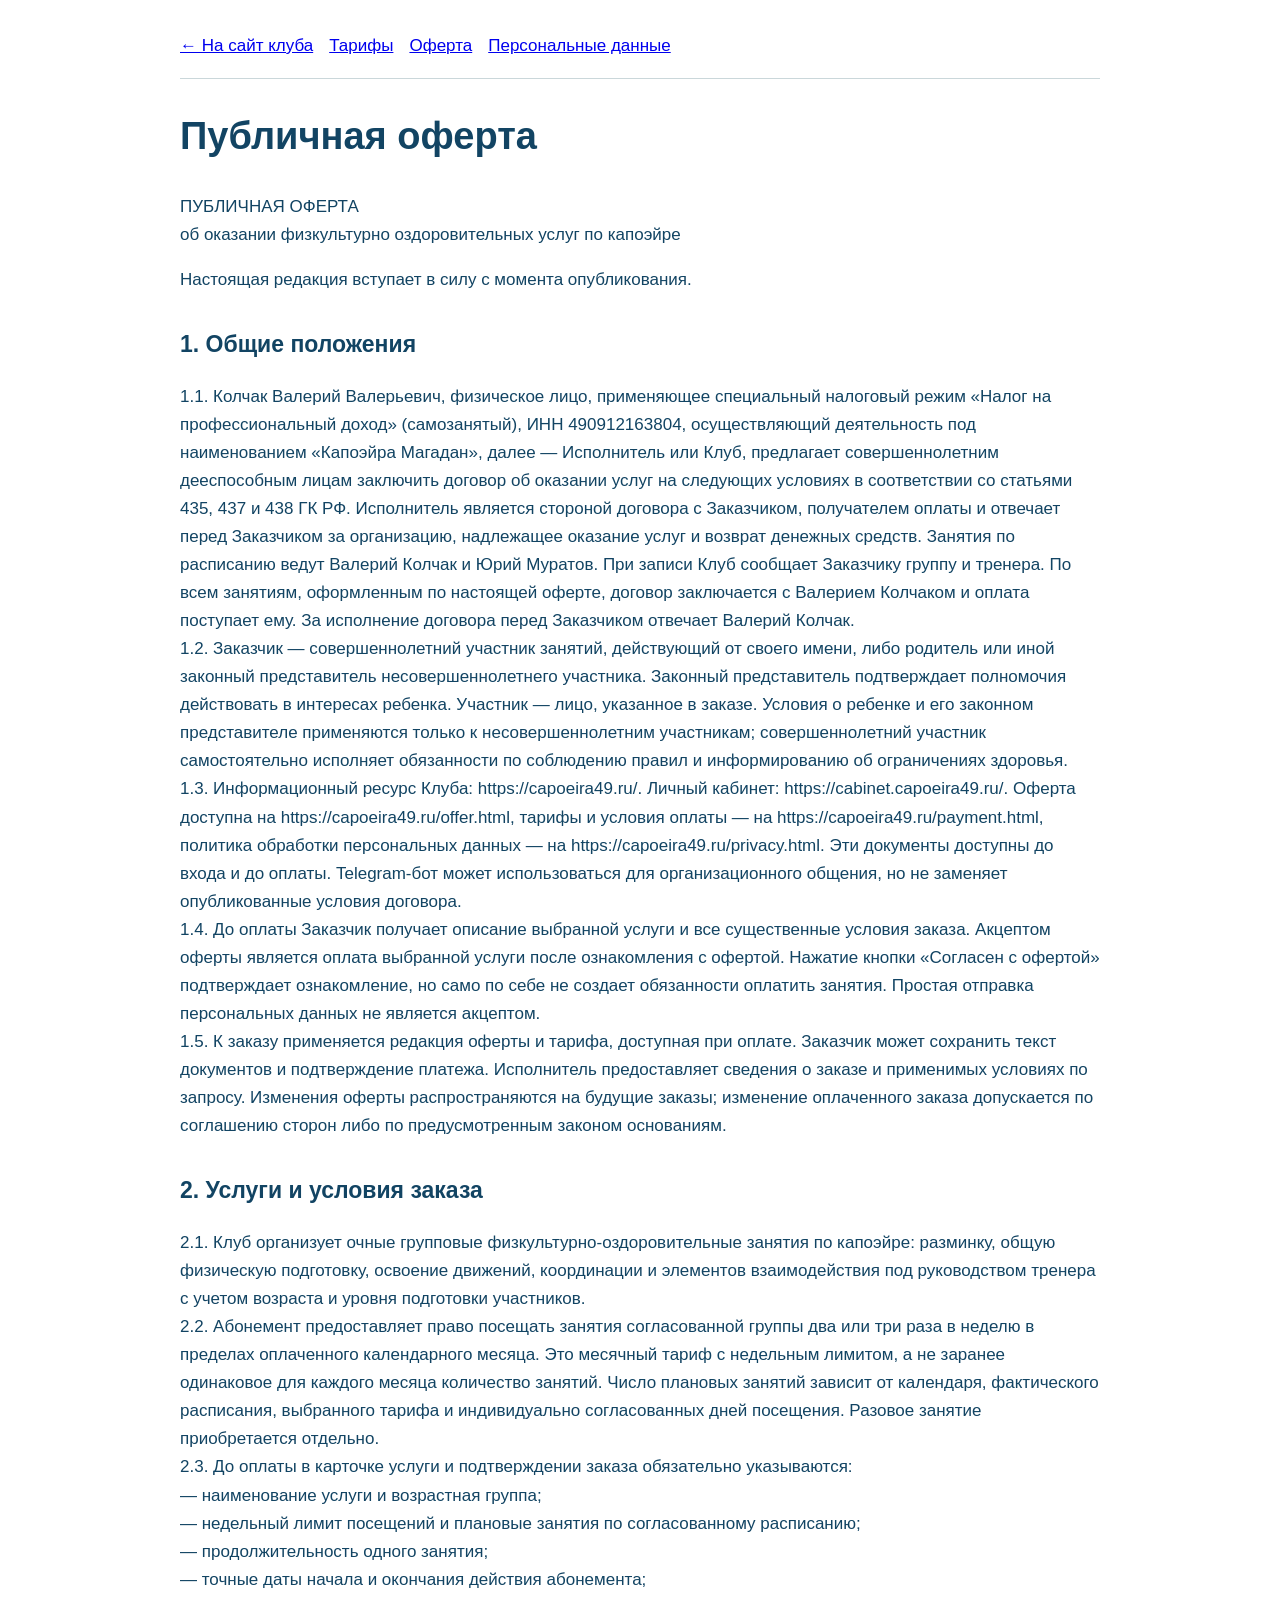
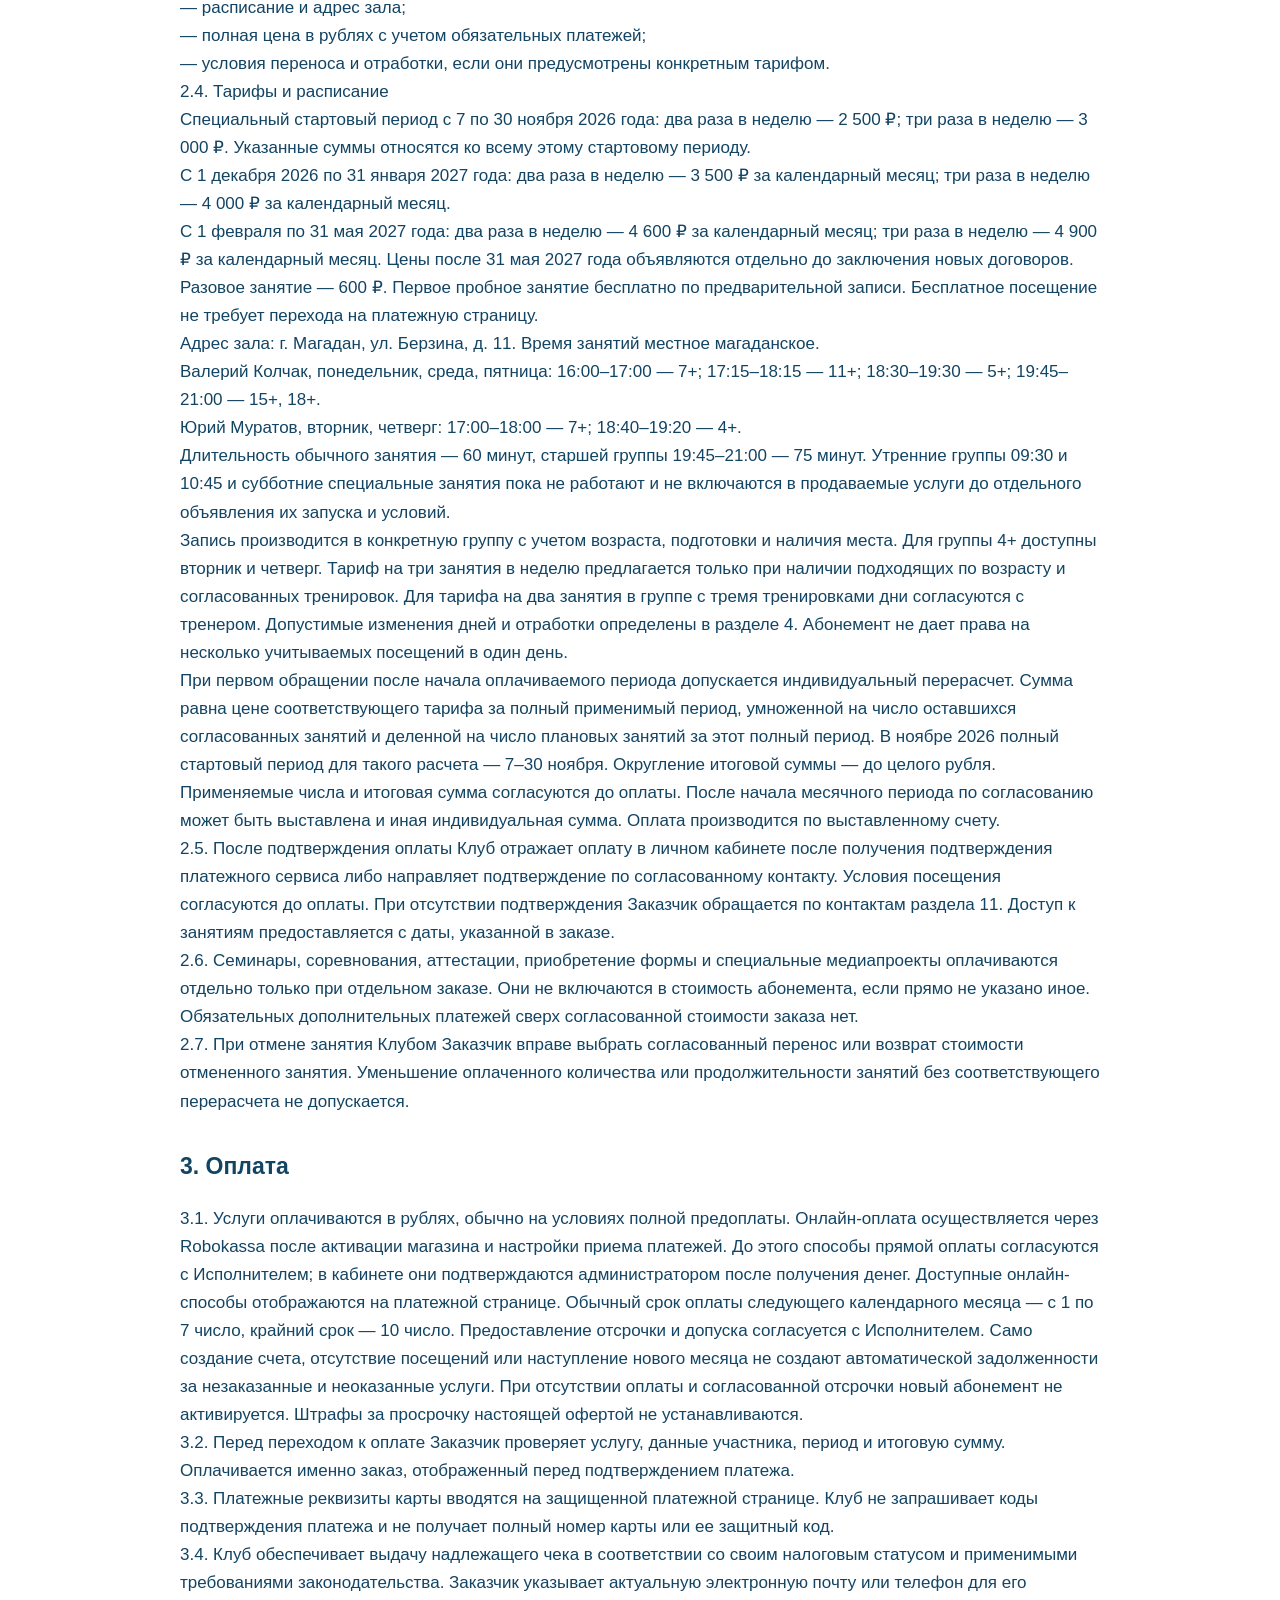
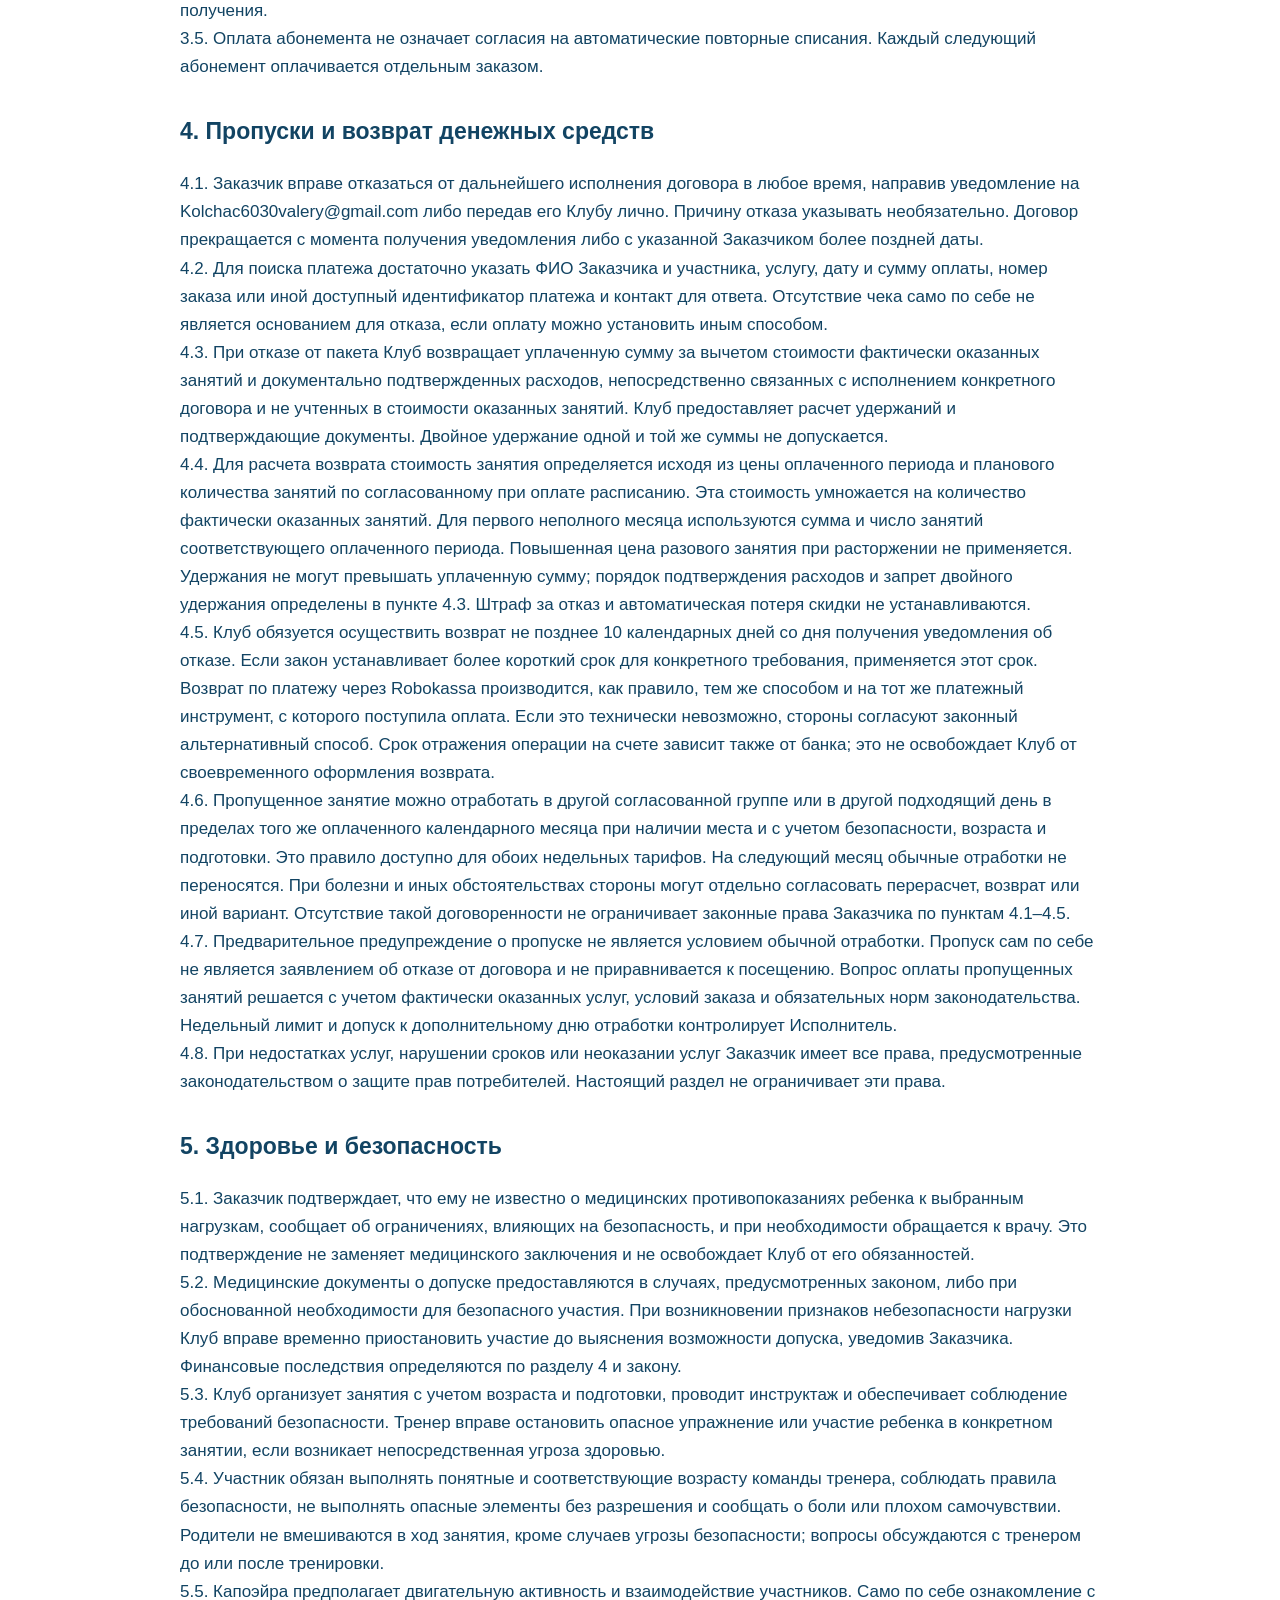
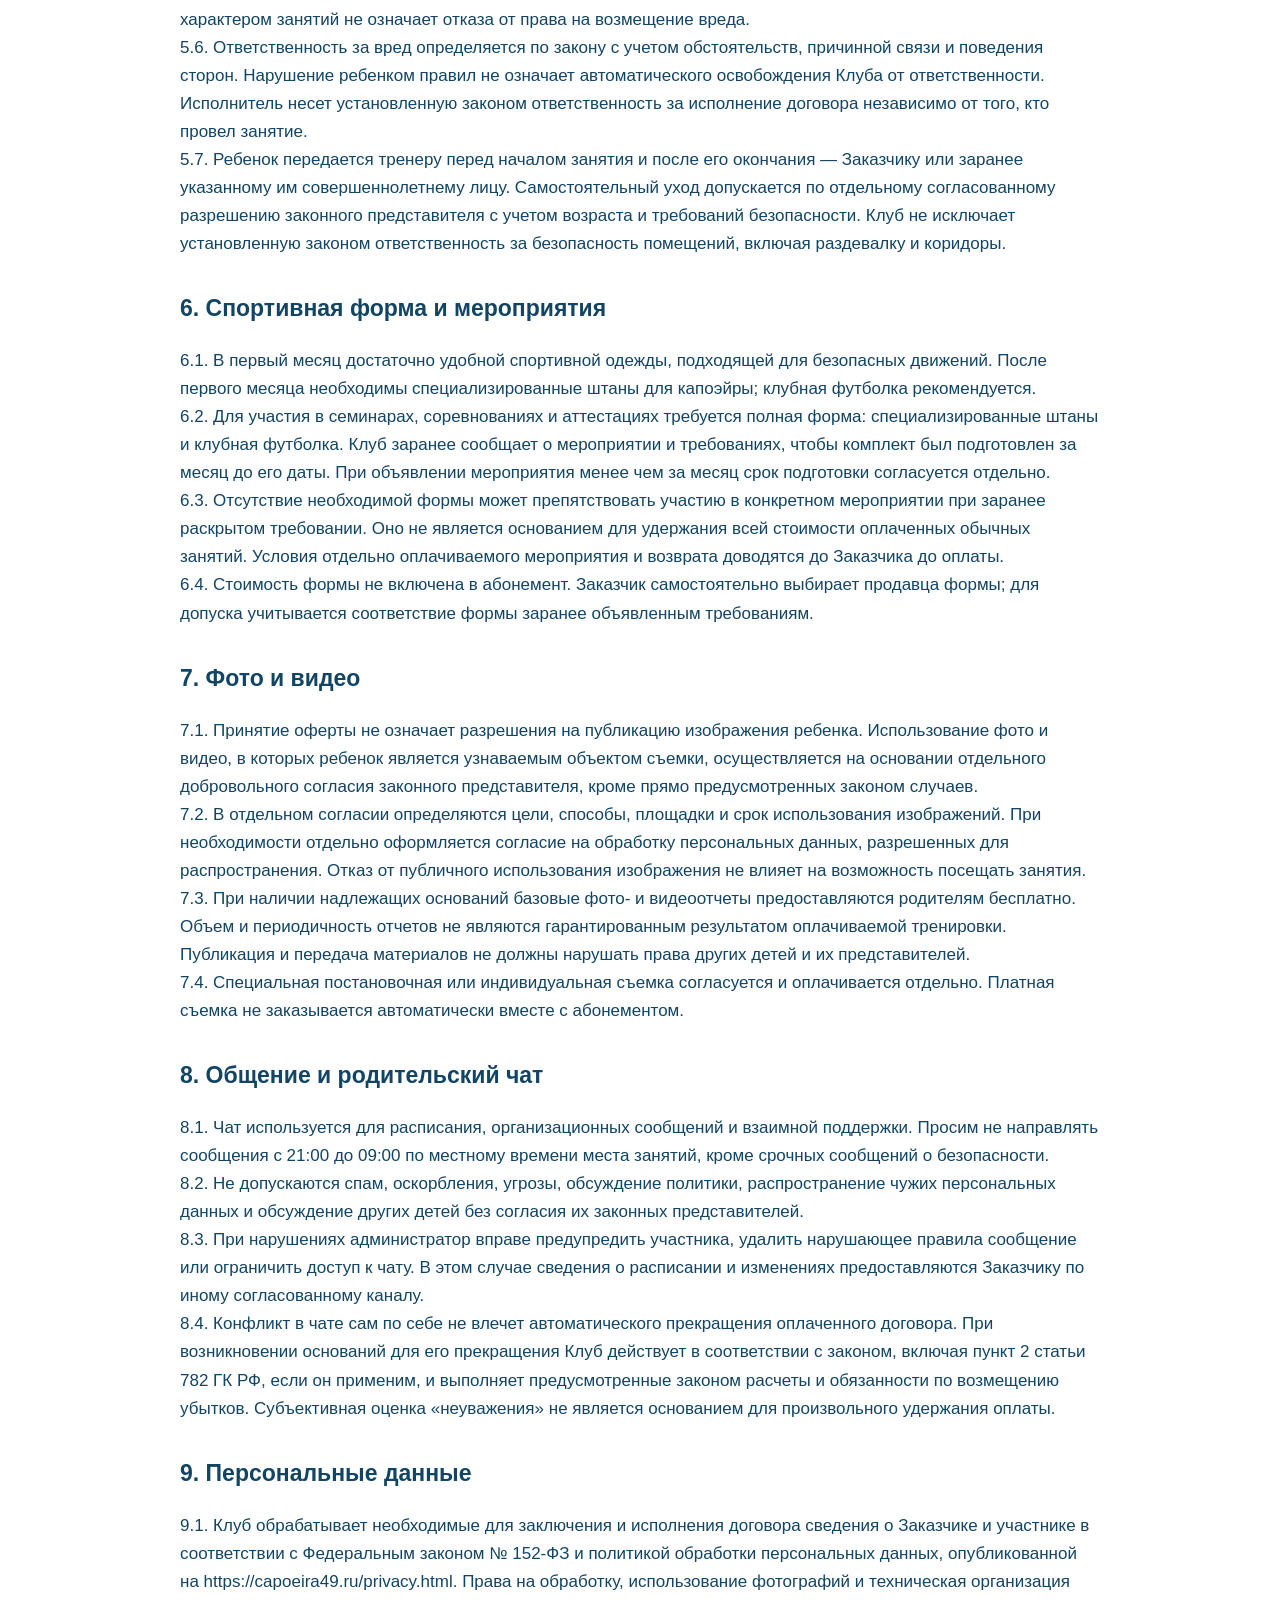
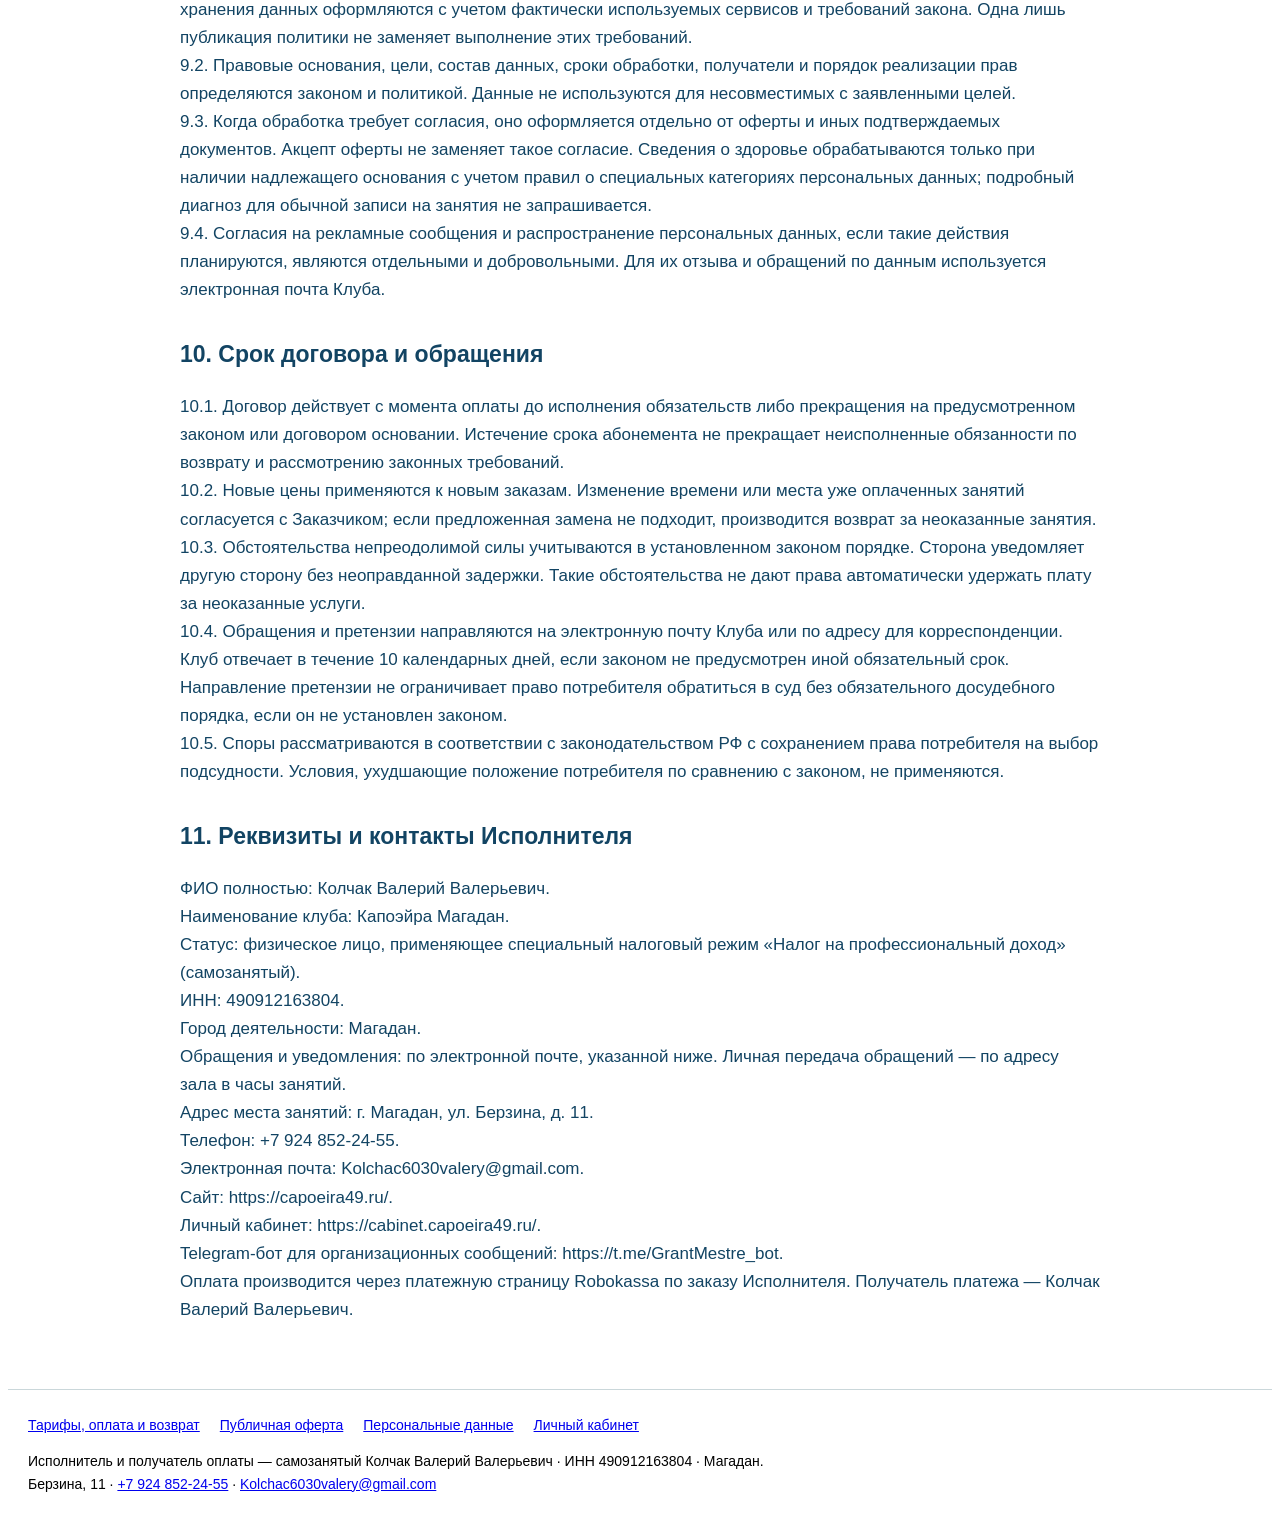
<file: offer.html>
<!doctype html><html lang="ru"><head><meta charset="utf-8"><meta name="viewport" content="width=device-width,initial-scale=1"><title>Публичная оферта — Капоэйра Магадан</title><style>.legal-footer{padding:24px 20px;margin-top:24px;border-top:1px solid #cad7da;font:14px/1.6 Arial,sans-serif}.legal-links{display:flex;flex-wrap:wrap;gap:12px 20px}.legal-footer a{text-decoration:underline}.legal-seller{margin:14px 0 0;overflow-wrap:anywhere}.legal-text{max-width:920px;margin:auto;padding:24px 20px;font:17px/1.65 Arial,sans-serif;color:#124463}.legal-text h1{font-size:clamp(25px,5vw,38px)}.legal-text h2{font-size:23px;margin-top:32px}.legal-text p{white-space:pre-line}.legal-text a{text-decoration:underline}.legal-table{width:100%;border-collapse:collapse}.legal-table th,.legal-table td{padding:10px;text-align:left;border:1px solid #cad7da;white-space:normal}.legal-nav{display:flex;flex-wrap:wrap;gap:16px;padding-bottom:18px;border-bottom:1px solid #cad7da}.legal-note{padding:12px;background:#e2f1f8;border-radius:8px}</style></head><body><main class="legal-text"><nav class="legal-nav"><a href="/">← На сайт клуба</a><a href="/payment.html">Тарифы</a><a href="/offer.html">Оферта</a><a href="/privacy.html">Персональные данные</a></nav><h1>Публичная оферта</h1><p>ПУБЛИЧНАЯ ОФЕРТА
об оказании физкультурно оздоровительных услуг по капоэйре</p>
<p>Настоящая редакция вступает в силу с момента опубликования.</p>
<section><h2>1. Общие положения</h2><p>1.1. Колчак Валерий Валерьевич, физическое лицо, применяющее специальный налоговый режим «Налог на профессиональный доход» (самозанятый), ИНН 490912163804, осуществляющий деятельность под наименованием «Капоэйра Магадан», далее — Исполнитель или Клуб, предлагает совершеннолетним дееспособным лицам заключить договор об оказании услуг на следующих условиях в соответствии со статьями 435, 437 и 438 ГК РФ. Исполнитель является стороной договора с Заказчиком, получателем оплаты и отвечает перед Заказчиком за организацию, надлежащее оказание услуг и возврат денежных средств. Занятия по расписанию ведут Валерий Колчак и Юрий Муратов. При записи Клуб сообщает Заказчику группу и тренера. По всем занятиям, оформленным по настоящей оферте, договор заключается с Валерием Колчаком и оплата поступает ему. За исполнение договора перед Заказчиком отвечает Валерий Колчак.
1.2. Заказчик — совершеннолетний участник занятий, действующий от своего имени, либо родитель или иной законный представитель несовершеннолетнего участника. Законный представитель подтверждает полномочия действовать в интересах ребенка. Участник — лицо, указанное в заказе. Условия о ребенке и его законном представителе применяются только к несовершеннолетним участникам; совершеннолетний участник самостоятельно исполняет обязанности по соблюдению правил и информированию об ограничениях здоровья.
1.3. Информационный ресурс Клуба: https://capoeira49.ru/. Личный кабинет: https://cabinet.capoeira49.ru/. Оферта доступна на https://capoeira49.ru/offer.html, тарифы и условия оплаты — на https://capoeira49.ru/payment.html, политика обработки персональных данных — на https://capoeira49.ru/privacy.html. Эти документы доступны до входа и до оплаты. Telegram-бот может использоваться для организационного общения, но не заменяет опубликованные условия договора.
1.4. До оплаты Заказчик получает описание выбранной услуги и все существенные условия заказа. Акцептом оферты является оплата выбранной услуги после ознакомления с офертой. Нажатие кнопки «Согласен с офертой» подтверждает ознакомление, но само по себе не создает обязанности оплатить занятия. Простая отправка персональных данных не является акцептом.
1.5. К заказу применяется редакция оферты и тарифа, доступная при оплате. Заказчик может сохранить текст документов и подтверждение платежа. Исполнитель предоставляет сведения о заказе и применимых условиях по запросу. Изменения оферты распространяются на будущие заказы; изменение оплаченного заказа допускается по соглашению сторон либо по предусмотренным законом основаниям.</p></section>
<section><h2>2. Услуги и условия заказа</h2><p>2.1. Клуб организует очные групповые физкультурно-оздоровительные занятия по капоэйре: разминку, общую физическую подготовку, освоение движений, координации и элементов взаимодействия под руководством тренера с учетом возраста и уровня подготовки участников.
2.2. Абонемент предоставляет право посещать занятия согласованной группы два или три раза в неделю в пределах оплаченного календарного месяца. Это месячный тариф с недельным лимитом, а не заранее одинаковое для каждого месяца количество занятий. Число плановых занятий зависит от календаря, фактического расписания, выбранного тарифа и индивидуально согласованных дней посещения. Разовое занятие приобретается отдельно.
2.3. До оплаты в карточке услуги и подтверждении заказа обязательно указываются:
— наименование услуги и возрастная группа;
— недельный лимит посещений и плановые занятия по согласованному расписанию;
— продолжительность одного занятия;
— точные даты начала и окончания действия абонемента;
— расписание и адрес зала;
— полная цена в рублях с учетом обязательных платежей;
— условия переноса и отработки, если они предусмотрены конкретным тарифом.
2.4. Тарифы и расписание
Специальный стартовый период с 7 по 30 ноября 2026 года: два раза в неделю — 2 500 ₽; три раза в неделю — 3 000 ₽. Указанные суммы относятся ко всему этому стартовому периоду.
С 1 декабря 2026 по 31 января 2027 года: два раза в неделю — 3 500 ₽ за календарный месяц; три раза в неделю — 4 000 ₽ за календарный месяц.
С 1 февраля по 31 мая 2027 года: два раза в неделю — 4 600 ₽ за календарный месяц; три раза в неделю — 4 900 ₽ за календарный месяц. Цены после 31 мая 2027 года объявляются отдельно до заключения новых договоров.
Разовое занятие — 600 ₽. Первое пробное занятие бесплатно по предварительной записи. Бесплатное посещение не требует перехода на платежную страницу.
Адрес зала: г. Магадан, ул. Берзина, д. 11. Время занятий местное магаданское.
Валерий Колчак, понедельник, среда, пятница: 16:00–17:00 — 7+; 17:15–18:15 — 11+; 18:30–19:30 — 5+; 19:45–21:00 — 15+, 18+.
Юрий Муратов, вторник, четверг: 17:00–18:00 — 7+; 18:40–19:20 — 4+.
Длительность обычного занятия — 60 минут, старшей группы 19:45–21:00 — 75 минут. Утренние группы 09:30 и 10:45 и субботние специальные занятия пока не работают и не включаются в продаваемые услуги до отдельного объявления их запуска и условий.
Запись производится в конкретную группу с учетом возраста, подготовки и наличия места. Для группы 4+ доступны вторник и четверг. Тариф на три занятия в неделю предлагается только при наличии подходящих по возрасту и согласованных тренировок. Для тарифа на два занятия в группе с тремя тренировками дни согласуются с тренером. Допустимые изменения дней и отработки определены в разделе 4. Абонемент не дает права на несколько учитываемых посещений в один день.
При первом обращении после начала оплачиваемого периода допускается индивидуальный перерасчет. Сумма равна цене соответствующего тарифа за полный применимый период, умноженной на число оставшихся согласованных занятий и деленной на число плановых занятий за этот полный период. В ноябре 2026 полный стартовый период для такого расчета — 7–30 ноября. Округление итоговой суммы — до целого рубля. Применяемые числа и итоговая сумма согласуются до оплаты. После начала месячного периода по согласованию может быть выставлена и иная индивидуальная сумма. Оплата производится по выставленному счету.
2.5. После подтверждения оплаты Клуб отражает оплату в личном кабинете после получения подтверждения платежного сервиса либо направляет подтверждение по согласованному контакту. Условия посещения согласуются до оплаты. При отсутствии подтверждения Заказчик обращается по контактам раздела 11. Доступ к занятиям предоставляется с даты, указанной в заказе.
2.6. Семинары, соревнования, аттестации, приобретение формы и специальные медиапроекты оплачиваются отдельно только при отдельном заказе. Они не включаются в стоимость абонемента, если прямо не указано иное. Обязательных дополнительных платежей сверх согласованной стоимости заказа нет.
2.7. При отмене занятия Клубом Заказчик вправе выбрать согласованный перенос или возврат стоимости отмененного занятия. Уменьшение оплаченного количества или продолжительности занятий без соответствующего перерасчета не допускается.</p></section>
<section><h2>3. Оплата</h2><p>3.1. Услуги оплачиваются в рублях, обычно на условиях полной предоплаты. Онлайн-оплата осуществляется через Robokassa после активации магазина и настройки приема платежей. До этого способы прямой оплаты согласуются с Исполнителем; в кабинете они подтверждаются администратором после получения денег. Доступные онлайн-способы отображаются на платежной странице. Обычный срок оплаты следующего календарного месяца — с 1 по 7 число, крайний срок — 10 число. Предоставление отсрочки и допуска согласуется с Исполнителем. Само создание счета, отсутствие посещений или наступление нового месяца не создают автоматической задолженности за незаказанные и неоказанные услуги. При отсутствии оплаты и согласованной отсрочки новый абонемент не активируется. Штрафы за просрочку настоящей офертой не устанавливаются.
3.2. Перед переходом к оплате Заказчик проверяет услугу, данные участника, период и итоговую сумму. Оплачивается именно заказ, отображенный перед подтверждением платежа.
3.3. Платежные реквизиты карты вводятся на защищенной платежной странице. Клуб не запрашивает коды подтверждения платежа и не получает полный номер карты или ее защитный код.
3.4. Клуб обеспечивает выдачу надлежащего чека в соответствии со своим налоговым статусом и применимыми требованиями законодательства. Заказчик указывает актуальную электронную почту или телефон для его получения.
3.5. Оплата абонемента не означает согласия на автоматические повторные списания. Каждый следующий абонемент оплачивается отдельным заказом.</p></section>
<section><h2>4. Пропуски и возврат денежных средств</h2><p>4.1. Заказчик вправе отказаться от дальнейшего исполнения договора в любое время, направив уведомление на Kolchac6030valery@gmail.com либо передав его Клубу лично. Причину отказа указывать необязательно. Договор прекращается с момента получения уведомления либо с указанной Заказчиком более поздней даты.
4.2. Для поиска платежа достаточно указать ФИО Заказчика и участника, услугу, дату и сумму оплаты, номер заказа или иной доступный идентификатор платежа и контакт для ответа. Отсутствие чека само по себе не является основанием для отказа, если оплату можно установить иным способом.
4.3. При отказе от пакета Клуб возвращает уплаченную сумму за вычетом стоимости фактически оказанных занятий и документально подтвержденных расходов, непосредственно связанных с исполнением конкретного договора и не учтенных в стоимости оказанных занятий. Клуб предоставляет расчет удержаний и подтверждающие документы. Двойное удержание одной и той же суммы не допускается.
4.4. Для расчета возврата стоимость занятия определяется исходя из цены оплаченного периода и планового количества занятий по согласованному при оплате расписанию. Эта стоимость умножается на количество фактически оказанных занятий. Для первого неполного месяца используются сумма и число занятий соответствующего оплаченного периода. Повышенная цена разового занятия при расторжении не применяется. Удержания не могут превышать уплаченную сумму; порядок подтверждения расходов и запрет двойного удержания определены в пункте 4.3. Штраф за отказ и автоматическая потеря скидки не устанавливаются.
4.5. Клуб обязуется осуществить возврат не позднее 10 календарных дней со дня получения уведомления об отказе. Если закон устанавливает более короткий срок для конкретного требования, применяется этот срок. Возврат по платежу через Robokassa производится, как правило, тем же способом и на тот же платежный инструмент, с которого поступила оплата. Если это технически невозможно, стороны согласуют законный альтернативный способ. Срок отражения операции на счете зависит также от банка; это не освобождает Клуб от своевременного оформления возврата.
4.6. Пропущенное занятие можно отработать в другой согласованной группе или в другой подходящий день в пределах того же оплаченного календарного месяца при наличии места и с учетом безопасности, возраста и подготовки. Это правило доступно для обоих недельных тарифов. На следующий месяц обычные отработки не переносятся. При болезни и иных обстоятельствах стороны могут отдельно согласовать перерасчет, возврат или иной вариант. Отсутствие такой договоренности не ограничивает законные права Заказчика по пунктам 4.1–4.5.
4.7. Предварительное предупреждение о пропуске не является условием обычной отработки. Пропуск сам по себе не является заявлением об отказе от договора и не приравнивается к посещению. Вопрос оплаты пропущенных занятий решается с учетом фактически оказанных услуг, условий заказа и обязательных норм законодательства. Недельный лимит и допуск к дополнительному дню отработки контролирует Исполнитель.
4.8. При недостатках услуг, нарушении сроков или неоказании услуг Заказчик имеет все права, предусмотренные законодательством о защите прав потребителей. Настоящий раздел не ограничивает эти права.</p></section>
<section><h2>5. Здоровье и безопасность</h2><p>5.1. Заказчик подтверждает, что ему не известно о медицинских противопоказаниях ребенка к выбранным нагрузкам, сообщает об ограничениях, влияющих на безопасность, и при необходимости обращается к врачу. Это подтверждение не заменяет медицинского заключения и не освобождает Клуб от его обязанностей.
5.2. Медицинские документы о допуске предоставляются в случаях, предусмотренных законом, либо при обоснованной необходимости для безопасного участия. При возникновении признаков небезопасности нагрузки Клуб вправе временно приостановить участие до выяснения возможности допуска, уведомив Заказчика. Финансовые последствия определяются по разделу 4 и закону.
5.3. Клуб организует занятия с учетом возраста и подготовки, проводит инструктаж и обеспечивает соблюдение требований безопасности. Тренер вправе остановить опасное упражнение или участие ребенка в конкретном занятии, если возникает непосредственная угроза здоровью.
5.4. Участник обязан выполнять понятные и соответствующие возрасту команды тренера, соблюдать правила безопасности, не выполнять опасные элементы без разрешения и сообщать о боли или плохом самочувствии. Родители не вмешиваются в ход занятия, кроме случаев угрозы безопасности; вопросы обсуждаются с тренером до или после тренировки.
5.5. Капоэйра предполагает двигательную активность и взаимодействие участников. Само по себе ознакомление с характером занятий не означает отказа от права на возмещение вреда.
5.6. Ответственность за вред определяется по закону с учетом обстоятельств, причинной связи и поведения сторон. Нарушение ребенком правил не означает автоматического освобождения Клуба от ответственности. Исполнитель несет установленную законом ответственность за исполнение договора независимо от того, кто провел занятие.
5.7. Ребенок передается тренеру перед началом занятия и после его окончания — Заказчику или заранее указанному им совершеннолетнему лицу. Самостоятельный уход допускается по отдельному согласованному разрешению законного представителя с учетом возраста и требований безопасности. Клуб не исключает установленную законом ответственность за безопасность помещений, включая раздевалку и коридоры.</p></section>
<section><h2>6. Спортивная форма и мероприятия</h2><p>6.1. В первый месяц достаточно удобной спортивной одежды, подходящей для безопасных движений. После первого месяца необходимы специализированные штаны для капоэйры; клубная футболка рекомендуется.
6.2. Для участия в семинарах, соревнованиях и аттестациях требуется полная форма: специализированные штаны и клубная футболка. Клуб заранее сообщает о мероприятии и требованиях, чтобы комплект был подготовлен за месяц до его даты. При объявлении мероприятия менее чем за месяц срок подготовки согласуется отдельно.
6.3. Отсутствие необходимой формы может препятствовать участию в конкретном мероприятии при заранее раскрытом требовании. Оно не является основанием для удержания всей стоимости оплаченных обычных занятий. Условия отдельно оплачиваемого мероприятия и возврата доводятся до Заказчика до оплаты.
6.4. Стоимость формы не включена в абонемент. Заказчик самостоятельно выбирает продавца формы; для допуска учитывается соответствие формы заранее объявленным требованиям.</p></section>
<section><h2>7. Фото и видео</h2><p>7.1. Принятие оферты не означает разрешения на публикацию изображения ребенка. Использование фото и видео, в которых ребенок является узнаваемым объектом съемки, осуществляется на основании отдельного добровольного согласия законного представителя, кроме прямо предусмотренных законом случаев.
7.2. В отдельном согласии определяются цели, способы, площадки и срок использования изображений. При необходимости отдельно оформляется согласие на обработку персональных данных, разрешенных для распространения. Отказ от публичного использования изображения не влияет на возможность посещать занятия.
7.3. При наличии надлежащих оснований базовые фото- и видеоотчеты предоставляются родителям бесплатно. Объем и периодичность отчетов не являются гарантированным результатом оплачиваемой тренировки. Публикация и передача материалов не должны нарушать права других детей и их представителей.
7.4. Специальная постановочная или индивидуальная съемка согласуется и оплачивается отдельно. Платная съемка не заказывается автоматически вместе с абонементом.</p></section>
<section><h2>8. Общение и родительский чат</h2><p>8.1. Чат используется для расписания, организационных сообщений и взаимной поддержки. Просим не направлять сообщения с 21:00 до 09:00 по местному времени места занятий, кроме срочных сообщений о безопасности.
8.2. Не допускаются спам, оскорбления, угрозы, обсуждение политики, распространение чужих персональных данных и обсуждение других детей без согласия их законных представителей.
8.3. При нарушениях администратор вправе предупредить участника, удалить нарушающее правила сообщение или ограничить доступ к чату. В этом случае сведения о расписании и изменениях предоставляются Заказчику по иному согласованному каналу.
8.4. Конфликт в чате сам по себе не влечет автоматического прекращения оплаченного договора. При возникновении оснований для его прекращения Клуб действует в соответствии с законом, включая пункт 2 статьи 782 ГК РФ, если он применим, и выполняет предусмотренные законом расчеты и обязанности по возмещению убытков. Субъективная оценка «неуважения» не является основанием для произвольного удержания оплаты.</p></section>
<section><h2>9. Персональные данные</h2><p>9.1. Клуб обрабатывает необходимые для заключения и исполнения договора сведения о Заказчике и участнике в соответствии с Федеральным законом № 152-ФЗ и политикой обработки персональных данных, опубликованной на https://capoeira49.ru/privacy.html. Права на обработку, использование фотографий и техническая организация хранения данных оформляются с учетом фактически используемых сервисов и требований закона. Одна лишь публикация политики не заменяет выполнение этих требований.
9.2. Правовые основания, цели, состав данных, сроки обработки, получатели и порядок реализации прав определяются законом и политикой. Данные не используются для несовместимых с заявленными целей.
9.3. Когда обработка требует согласия, оно оформляется отдельно от оферты и иных подтверждаемых документов. Акцепт оферты не заменяет такое согласие. Сведения о здоровье обрабатываются только при наличии надлежащего основания с учетом правил о специальных категориях персональных данных; подробный диагноз для обычной записи на занятия не запрашивается.
9.4. Согласия на рекламные сообщения и распространение персональных данных, если такие действия планируются, являются отдельными и добровольными. Для их отзыва и обращений по данным используется электронная почта Клуба.</p></section>
<section><h2>10. Срок договора и обращения</h2><p>10.1. Договор действует с момента оплаты до исполнения обязательств либо прекращения на предусмотренном законом или договором основании. Истечение срока абонемента не прекращает неисполненные обязанности по возврату и рассмотрению законных требований.
10.2. Новые цены применяются к новым заказам. Изменение времени или места уже оплаченных занятий согласуется с Заказчиком; если предложенная замена не подходит, производится возврат за неоказанные занятия.
10.3. Обстоятельства непреодолимой силы учитываются в установленном законом порядке. Сторона уведомляет другую сторону без неоправданной задержки. Такие обстоятельства не дают права автоматически удержать плату за неоказанные услуги.
10.4. Обращения и претензии направляются на электронную почту Клуба или по адресу для корреспонденции. Клуб отвечает в течение 10 календарных дней, если законом не предусмотрен иной обязательный срок. Направление претензии не ограничивает право потребителя обратиться в суд без обязательного досудебного порядка, если он не установлен законом.
10.5. Споры рассматриваются в соответствии с законодательством РФ с сохранением права потребителя на выбор подсудности. Условия, ухудшающие положение потребителя по сравнению с законом, не применяются.</p></section>
<section><h2>11. Реквизиты и контакты Исполнителя</h2><p>ФИО полностью: Колчак Валерий Валерьевич.
Наименование клуба: Капоэйра Магадан.
Статус: физическое лицо, применяющее специальный налоговый режим «Налог на профессиональный доход» (самозанятый).
ИНН: 490912163804.
Город деятельности: Магадан.
Обращения и уведомления: по электронной почте, указанной ниже. Личная передача обращений — по адресу зала в часы занятий.
Адрес места занятий: г. Магадан, ул. Берзина, д. 11.
Телефон: +7 924 852-24-55.
Электронная почта: Kolchac6030valery@gmail.com.
Сайт: https://capoeira49.ru/.
Личный кабинет: https://cabinet.capoeira49.ru/.
Telegram-бот для организационных сообщений: https://t.me/GrantMestre_bot.
Оплата производится через платежную страницу Robokassa по заказу Исполнителя. Получатель платежа — Колчак Валерий Валерьевич.</p></section>
<p></p></main><footer class="legal-footer"><nav class="legal-links" aria-label="Условия и документы"><a href="/payment.html">Тарифы, оплата и возврат</a><a href="/offer.html">Публичная оферта</a><a href="/privacy.html">Персональные данные</a><a href="https://cabinet.capoeira49.ru/login">Личный кабинет</a></nav><p class="legal-seller">Исполнитель и получатель оплаты — самозанятый Колчак Валерий Валерьевич · ИНН 490912163804 · Магадан.<br>Берзина, 11 · <a href="tel:+79248522455">+7 924 852-24-55</a> · <a href="mailto:Kolchac6030valery@gmail.com">Kolchac6030valery@gmail.com</a></p></footer></body></html>
</file>
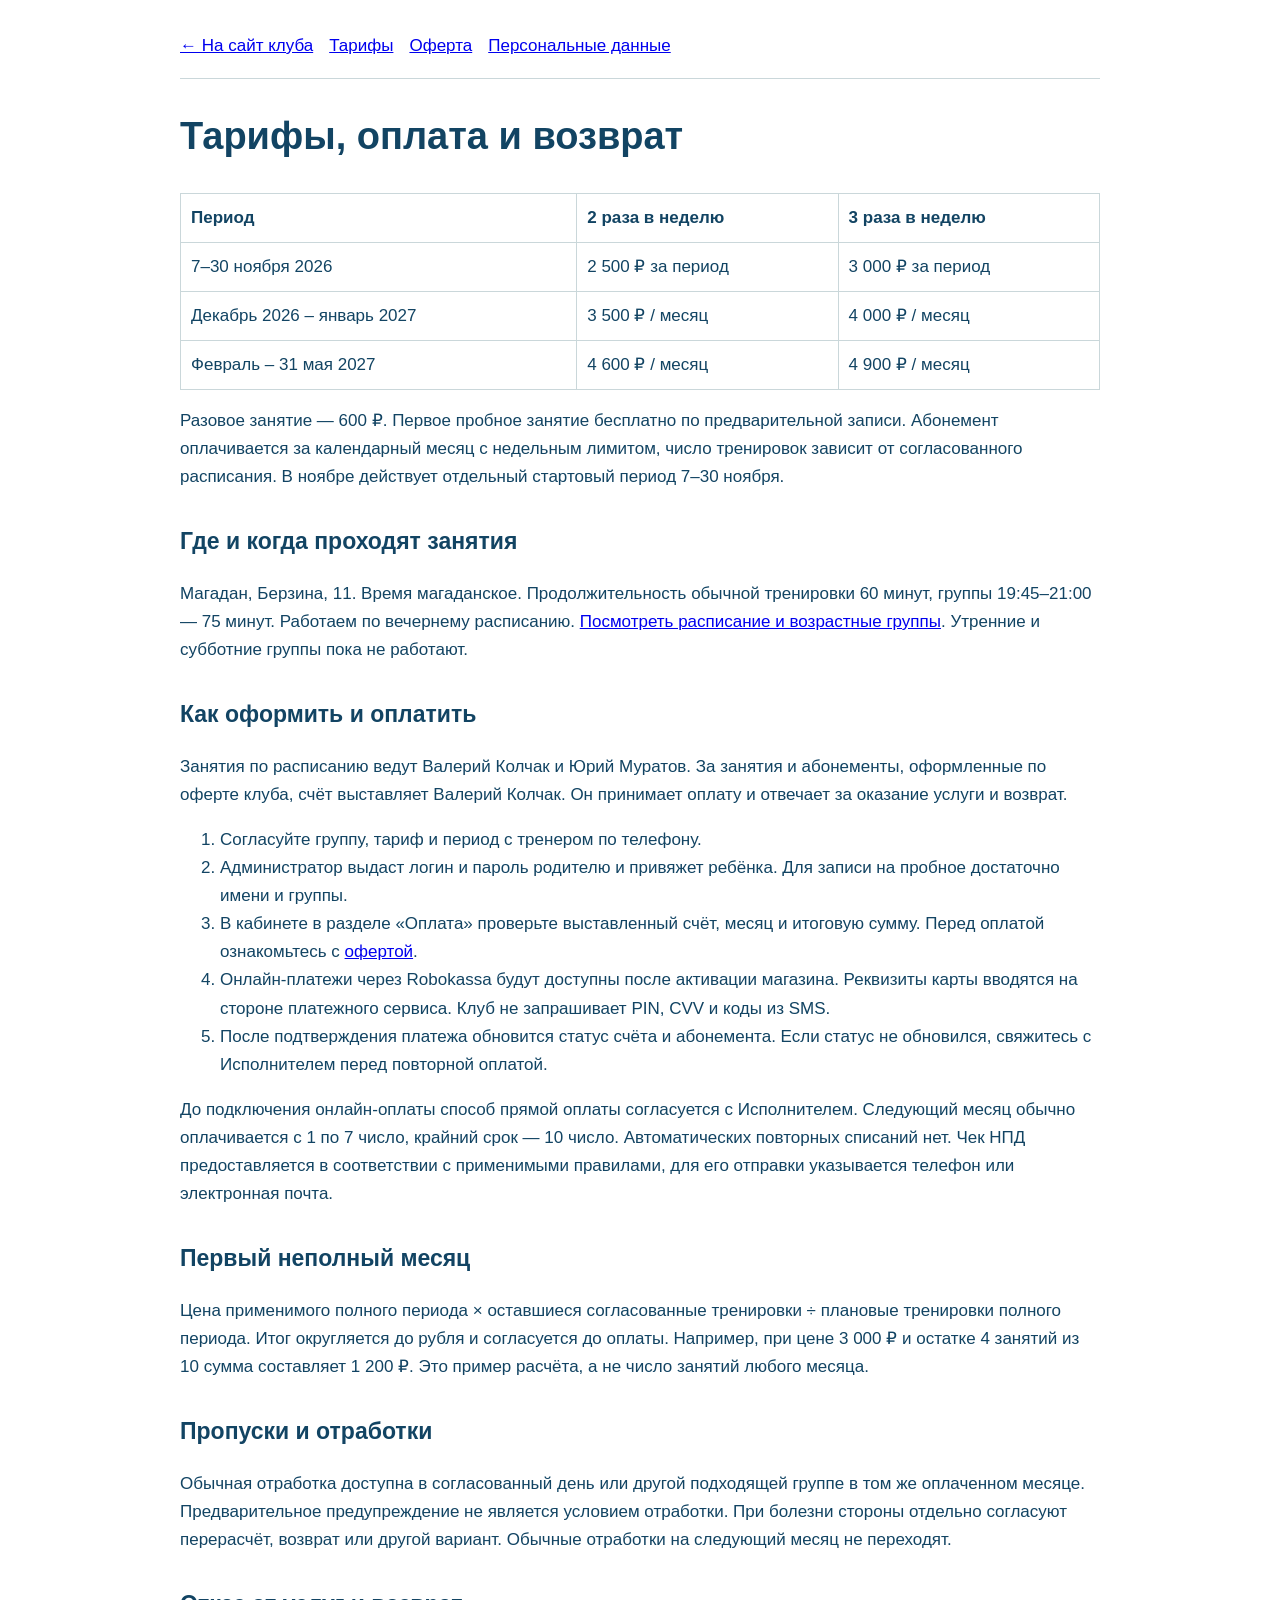
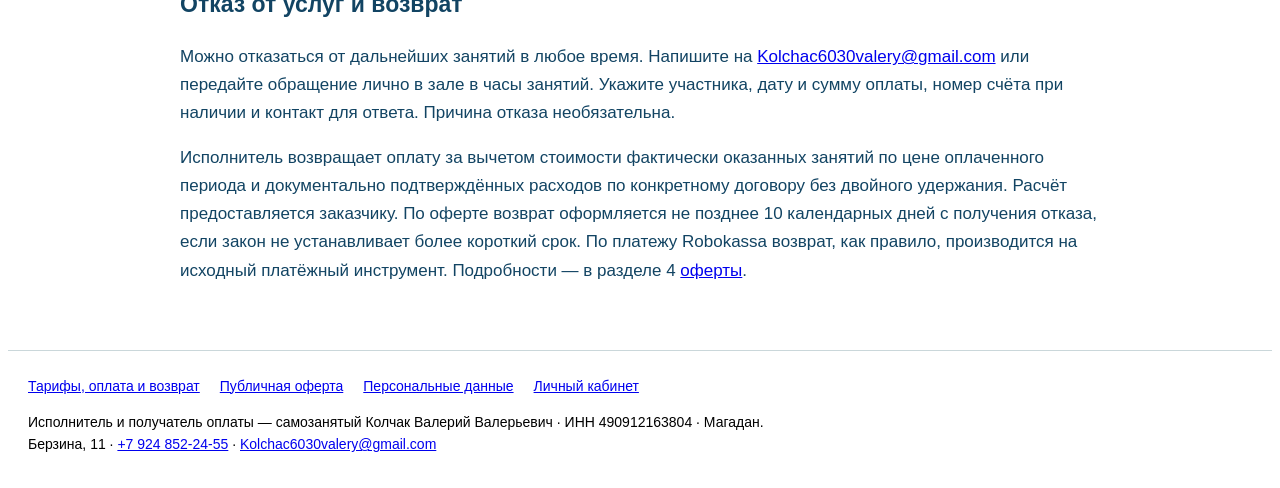
<file: payment.html>
<!doctype html><html lang="ru"><head><meta charset="utf-8"><meta name="viewport" content="width=device-width,initial-scale=1"><title>Тарифы, оплата и возврат — Капоэйра Магадан</title><style>.legal-footer{padding:24px 20px;margin-top:24px;border-top:1px solid #cad7da;font:14px/1.6 Arial,sans-serif}.legal-links{display:flex;flex-wrap:wrap;gap:12px 20px}.legal-footer a{text-decoration:underline}.legal-seller{margin:14px 0 0;overflow-wrap:anywhere}.legal-text{max-width:920px;margin:auto;padding:24px 20px;font:17px/1.65 Arial,sans-serif;color:#124463}.legal-text h1{font-size:clamp(25px,5vw,38px)}.legal-text h2{font-size:23px;margin-top:32px}.legal-text p{white-space:pre-line}.legal-text a{text-decoration:underline}.legal-table{width:100%;border-collapse:collapse}.legal-table th,.legal-table td{padding:10px;text-align:left;border:1px solid #cad7da;white-space:normal}.legal-nav{display:flex;flex-wrap:wrap;gap:16px;padding-bottom:18px;border-bottom:1px solid #cad7da}.legal-note{padding:12px;background:#e2f1f8;border-radius:8px}</style></head><body><main class="legal-text"><nav class="legal-nav"><a href="/">← На сайт клуба</a><a href="/payment.html">Тарифы</a><a href="/offer.html">Оферта</a><a href="/privacy.html">Персональные данные</a></nav><h1>Тарифы, оплата и возврат</h1><table class="legal-table"><thead><tr><th>Период</th><th>2 раза в неделю</th><th>3 раза в неделю</th></tr></thead><tbody><tr><td>7–30 ноября 2026</td><td>2 500 ₽ за период</td><td>3 000 ₽ за период</td></tr><tr><td>Декабрь 2026 – январь 2027</td><td>3 500 ₽ / месяц</td><td>4 000 ₽ / месяц</td></tr><tr><td>Февраль – 31 мая 2027</td><td>4 600 ₽ / месяц</td><td>4 900 ₽ / месяц</td></tr></tbody></table><p>Разовое занятие — 600 ₽. Первое пробное занятие бесплатно по предварительной записи. Абонемент оплачивается за календарный месяц с недельным лимитом, число тренировок зависит от согласованного расписания. В ноябре действует отдельный стартовый период 7–30 ноября.</p><h2>Где и когда проходят занятия</h2><p>Магадан, Берзина, 11. Время магаданское. Продолжительность обычной тренировки 60 минут, группы 19:45–21:00 — 75 минут. Работаем по вечернему расписанию. <a href="/schedule.html">Посмотреть расписание и возрастные группы</a>. Утренние и субботние группы пока не работают.</p><h2>Как оформить и оплатить</h2><p>Занятия по расписанию ведут Валерий Колчак и Юрий Муратов. За занятия и абонементы, оформленные по оферте клуба, счёт выставляет Валерий Колчак. Он принимает оплату и отвечает за оказание услуги и возврат.</p><ol><li>Согласуйте группу, тариф и период с тренером по телефону.</li><li>Администратор выдаст логин и пароль родителю и привяжет ребёнка. Для записи на пробное достаточно имени и группы.</li><li>В кабинете в разделе «Оплата» проверьте выставленный счёт, месяц и итоговую сумму. Перед оплатой ознакомьтесь с <a href="/offer.html">офертой</a>.</li><li>Онлайн-платежи через Robokassa будут доступны после активации магазина. Реквизиты карты вводятся на стороне платежного сервиса. Клуб не запрашивает PIN, CVV и коды из SMS.</li><li>После подтверждения платежа обновится статус счёта и абонемента. Если статус не обновился, свяжитесь с Исполнителем перед повторной оплатой.</li></ol><p>До подключения онлайн-оплаты способ прямой оплаты согласуется с Исполнителем. Следующий месяц обычно оплачивается с 1 по 7 число, крайний срок — 10 число. Автоматических повторных списаний нет. Чек НПД предоставляется в соответствии с применимыми правилами, для его отправки указывается телефон или электронная почта.</p><h2>Первый неполный месяц</h2><p>Цена применимого полного периода × оставшиеся согласованные тренировки ÷ плановые тренировки полного периода. Итог округляется до рубля и согласуется до оплаты. Например, при цене 3 000 ₽ и остатке 4 занятий из 10 сумма составляет 1 200 ₽. Это пример расчёта, а не число занятий любого месяца.</p><h2>Пропуски и отработки</h2><p>Обычная отработка доступна в согласованный день или другой подходящей группе в том же оплаченном месяце. Предварительное предупреждение не является условием отработки. При болезни стороны отдельно согласуют перерасчёт, возврат или другой вариант. Обычные отработки на следующий месяц не переходят.</p><h2>Отказ от услуг и возврат</h2><p>Можно отказаться от дальнейших занятий в любое время. Напишите на <a href="mailto:Kolchac6030valery@gmail.com">Kolchac6030valery@gmail.com</a> или передайте обращение лично в зале в часы занятий. Укажите участника, дату и сумму оплаты, номер счёта при наличии и контакт для ответа. Причина отказа необязательна.</p><p>Исполнитель возвращает оплату за вычетом стоимости фактически оказанных занятий по цене оплаченного периода и документально подтверждённых расходов по конкретному договору без двойного удержания. Расчёт предоставляется заказчику. По оферте возврат оформляется не позднее 10 календарных дней с получения отказа, если закон не устанавливает более короткий срок. По платежу Robokassa возврат, как правило, производится на исходный платёжный инструмент. Подробности — в разделе 4 <a href="/offer.html">оферты</a>.</p></main><footer class="legal-footer"><nav class="legal-links" aria-label="Условия и документы"><a href="/payment.html">Тарифы, оплата и возврат</a><a href="/offer.html">Публичная оферта</a><a href="/privacy.html">Персональные данные</a><a href="https://cabinet.capoeira49.ru/login">Личный кабинет</a></nav><p class="legal-seller">Исполнитель и получатель оплаты — самозанятый Колчак Валерий Валерьевич · ИНН 490912163804 · Магадан.<br>Берзина, 11 · <a href="tel:+79248522455">+7 924 852-24-55</a> · <a href="mailto:Kolchac6030valery@gmail.com">Kolchac6030valery@gmail.com</a></p></footer></body></html>
</file>
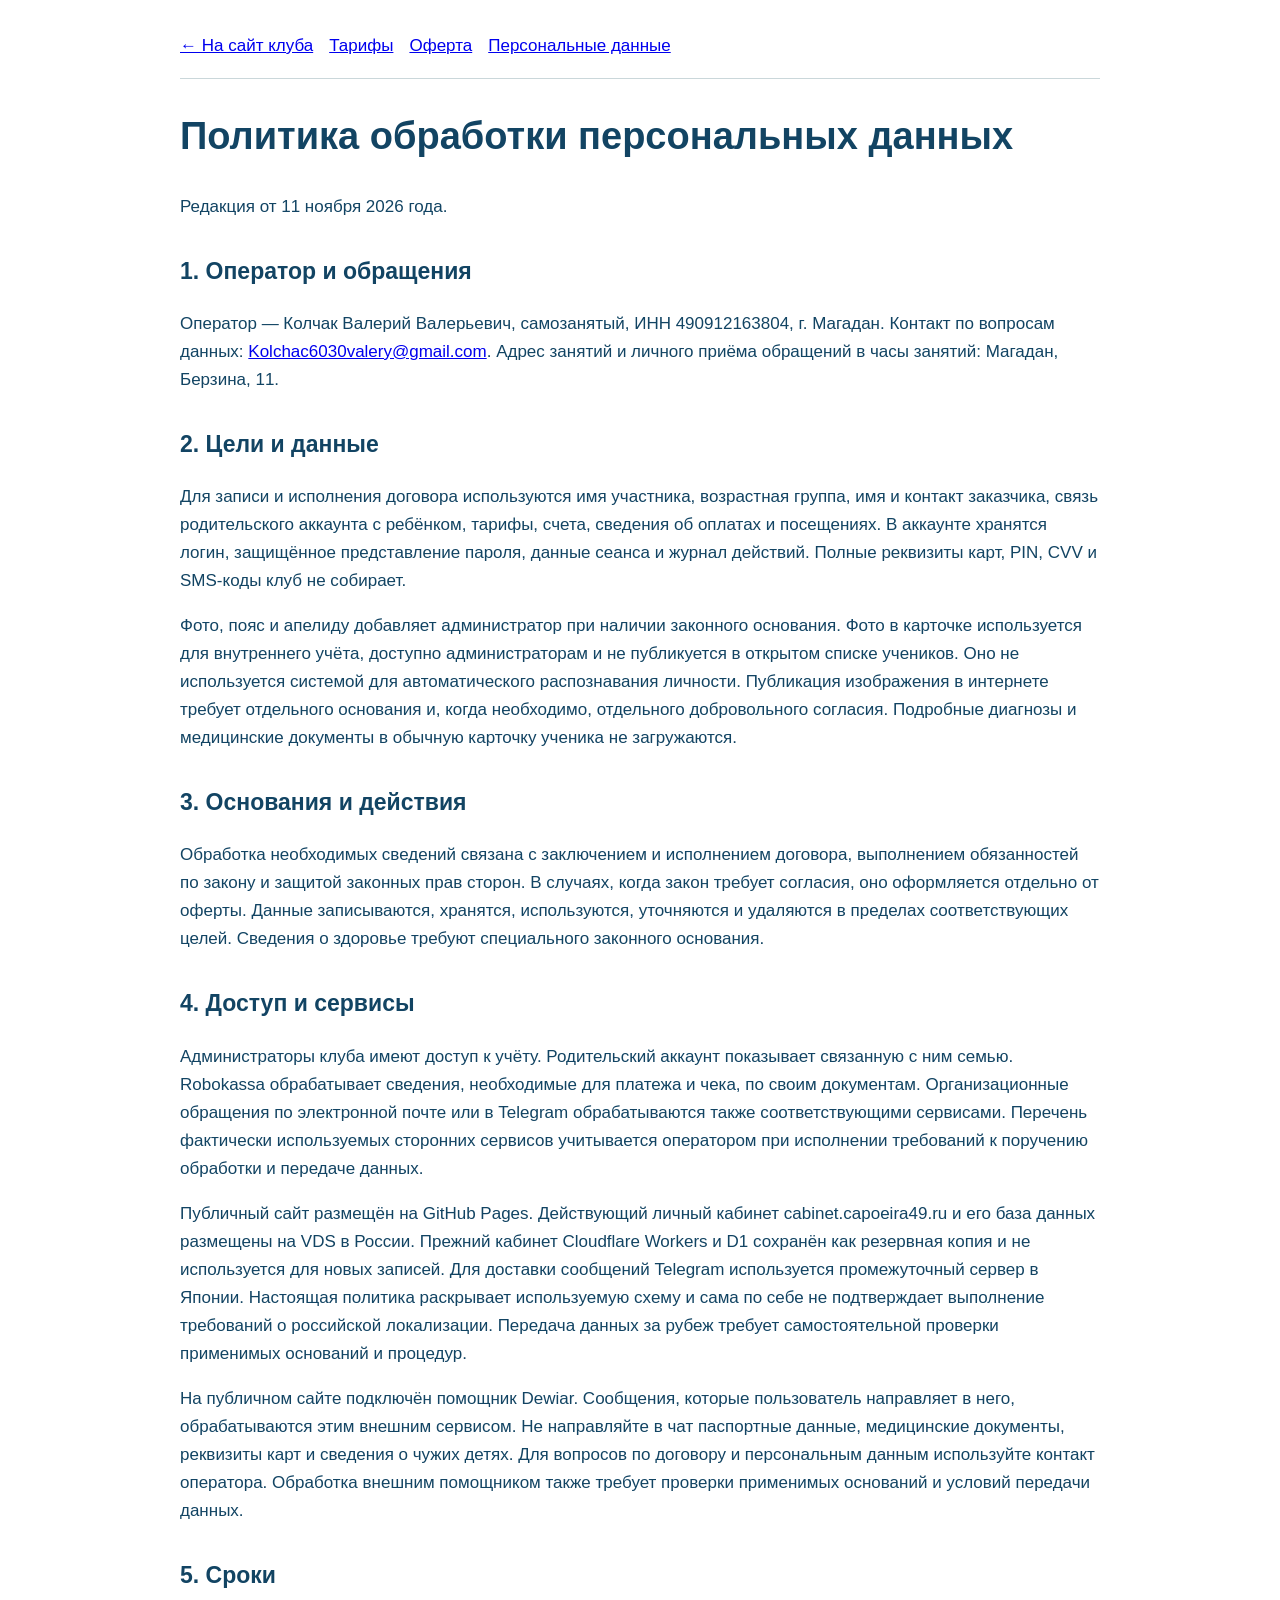
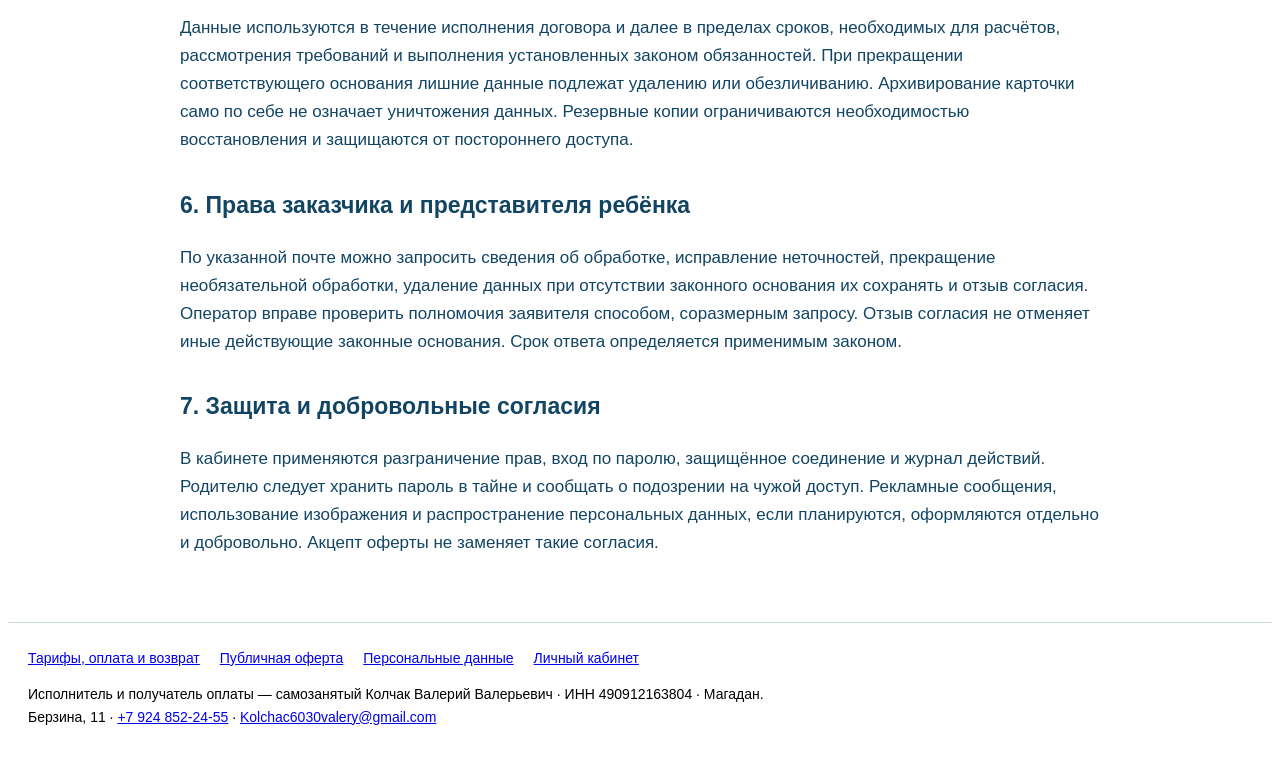
<file: privacy.html>
<!doctype html><html lang="ru"><head><meta charset="utf-8"><meta name="viewport" content="width=device-width,initial-scale=1"><title>Политика обработки персональных данных — Капоэйра Магадан</title><style>.legal-footer{padding:24px 20px;margin-top:24px;border-top:1px solid #cad7da;font:14px/1.6 Arial,sans-serif}.legal-links{display:flex;flex-wrap:wrap;gap:12px 20px}.legal-footer a{text-decoration:underline}.legal-seller{margin:14px 0 0;overflow-wrap:anywhere}.legal-text{max-width:920px;margin:auto;padding:24px 20px;font:17px/1.65 Arial,sans-serif;color:#124463}.legal-text h1{font-size:clamp(25px,5vw,38px)}.legal-text h2{font-size:23px;margin-top:32px}.legal-text p{white-space:pre-line}.legal-text a{text-decoration:underline}.legal-table{width:100%;border-collapse:collapse}.legal-table th,.legal-table td{padding:10px;text-align:left;border:1px solid #cad7da;white-space:normal}.legal-nav{display:flex;flex-wrap:wrap;gap:16px;padding-bottom:18px;border-bottom:1px solid #cad7da}.legal-note{padding:12px;background:#e2f1f8;border-radius:8px}</style></head><body><main class="legal-text"><nav class="legal-nav"><a href="/">← На сайт клуба</a><a href="/payment.html">Тарифы</a><a href="/offer.html">Оферта</a><a href="/privacy.html">Персональные данные</a></nav><h1>Политика обработки персональных данных</h1><p>Редакция от 11 ноября 2026 года.</p><h2>1. Оператор и обращения</h2><p>Оператор — Колчак Валерий Валерьевич, самозанятый, ИНН 490912163804, г. Магадан. Контакт по вопросам данных: <a href="mailto:Kolchac6030valery@gmail.com">Kolchac6030valery@gmail.com</a>. Адрес занятий и личного приёма обращений в часы занятий: Магадан, Берзина, 11.</p><h2>2. Цели и данные</h2><p>Для записи и исполнения договора используются имя участника, возрастная группа, имя и контакт заказчика, связь родительского аккаунта с ребёнком, тарифы, счета, сведения об оплатах и посещениях. В аккаунте хранятся логин, защищённое представление пароля, данные сеанса и журнал действий. Полные реквизиты карт, PIN, CVV и SMS-коды клуб не собирает.</p><p>Фото, пояс и апелиду добавляет администратор при наличии законного основания. Фото в карточке используется для внутреннего учёта, доступно администраторам и не публикуется в открытом списке учеников. Оно не используется системой для автоматического распознавания личности. Публикация изображения в интернете требует отдельного основания и, когда необходимо, отдельного добровольного согласия. Подробные диагнозы и медицинские документы в обычную карточку ученика не загружаются.</p><h2>3. Основания и действия</h2><p>Обработка необходимых сведений связана с заключением и исполнением договора, выполнением обязанностей по закону и защитой законных прав сторон. В случаях, когда закон требует согласия, оно оформляется отдельно от оферты. Данные записываются, хранятся, используются, уточняются и удаляются в пределах соответствующих целей. Сведения о здоровье требуют специального законного основания.</p><h2>4. Доступ и сервисы</h2><p>Администраторы клуба имеют доступ к учёту. Родительский аккаунт показывает связанную с ним семью. Robokassa обрабатывает сведения, необходимые для платежа и чека, по своим документам. Организационные обращения по электронной почте или в Telegram обрабатываются также соответствующими сервисами. Перечень фактически используемых сторонних сервисов учитывается оператором при исполнении требований к поручению обработки и передаче данных.</p><p>Публичный сайт размещён на GitHub Pages. Действующий личный кабинет cabinet.capoeira49.ru и его база данных размещены на VDS в России. Прежний кабинет Cloudflare Workers и D1 сохранён как резервная копия и не используется для новых записей. Для доставки сообщений Telegram используется промежуточный сервер в Японии. Настоящая политика раскрывает используемую схему и сама по себе не подтверждает выполнение требований о российской локализации. Передача данных за рубеж требует самостоятельной проверки применимых оснований и процедур.</p><p>На публичном сайте подключён помощник Dewiar. Сообщения, которые пользователь направляет в него, обрабатываются этим внешним сервисом. Не направляйте в чат паспортные данные, медицинские документы, реквизиты карт и сведения о чужих детях. Для вопросов по договору и персональным данным используйте контакт оператора. Обработка внешним помощником также требует проверки применимых оснований и условий передачи данных.</p><h2>5. Сроки</h2><p>Данные используются в течение исполнения договора и далее в пределах сроков, необходимых для расчётов, рассмотрения требований и выполнения установленных законом обязанностей. При прекращении соответствующего основания лишние данные подлежат удалению или обезличиванию. Архивирование карточки само по себе не означает уничтожения данных. Резервные копии ограничиваются необходимостью восстановления и защищаются от постороннего доступа.</p><h2>6. Права заказчика и представителя ребёнка</h2><p>По указанной почте можно запросить сведения об обработке, исправление неточностей, прекращение необязательной обработки, удаление данных при отсутствии законного основания их сохранять и отзыв согласия. Оператор вправе проверить полномочия заявителя способом, соразмерным запросу. Отзыв согласия не отменяет иные действующие законные основания. Срок ответа определяется применимым законом.</p><h2>7. Защита и добровольные согласия</h2><p>В кабинете применяются разграничение прав, вход по паролю, защищённое соединение и журнал действий. Родителю следует хранить пароль в тайне и сообщать о подозрении на чужой доступ. Рекламные сообщения, использование изображения и распространение персональных данных, если планируются, оформляются отдельно и добровольно. Акцепт оферты не заменяет такие согласия.</p></main><footer class="legal-footer"><nav class="legal-links" aria-label="Условия и документы"><a href="/payment.html">Тарифы, оплата и возврат</a><a href="/offer.html">Публичная оферта</a><a href="/privacy.html">Персональные данные</a><a href="https://cabinet.capoeira49.ru/login">Личный кабинет</a></nav><p class="legal-seller">Исполнитель и получатель оплаты — самозанятый Колчак Валерий Валерьевич · ИНН 490912163804 · Магадан.<br>Берзина, 11 · <a href="tel:+79248522455">+7 924 852-24-55</a> · <a href="mailto:Kolchac6030valery@gmail.com">Kolchac6030valery@gmail.com</a></p></footer></body></html>
</file>
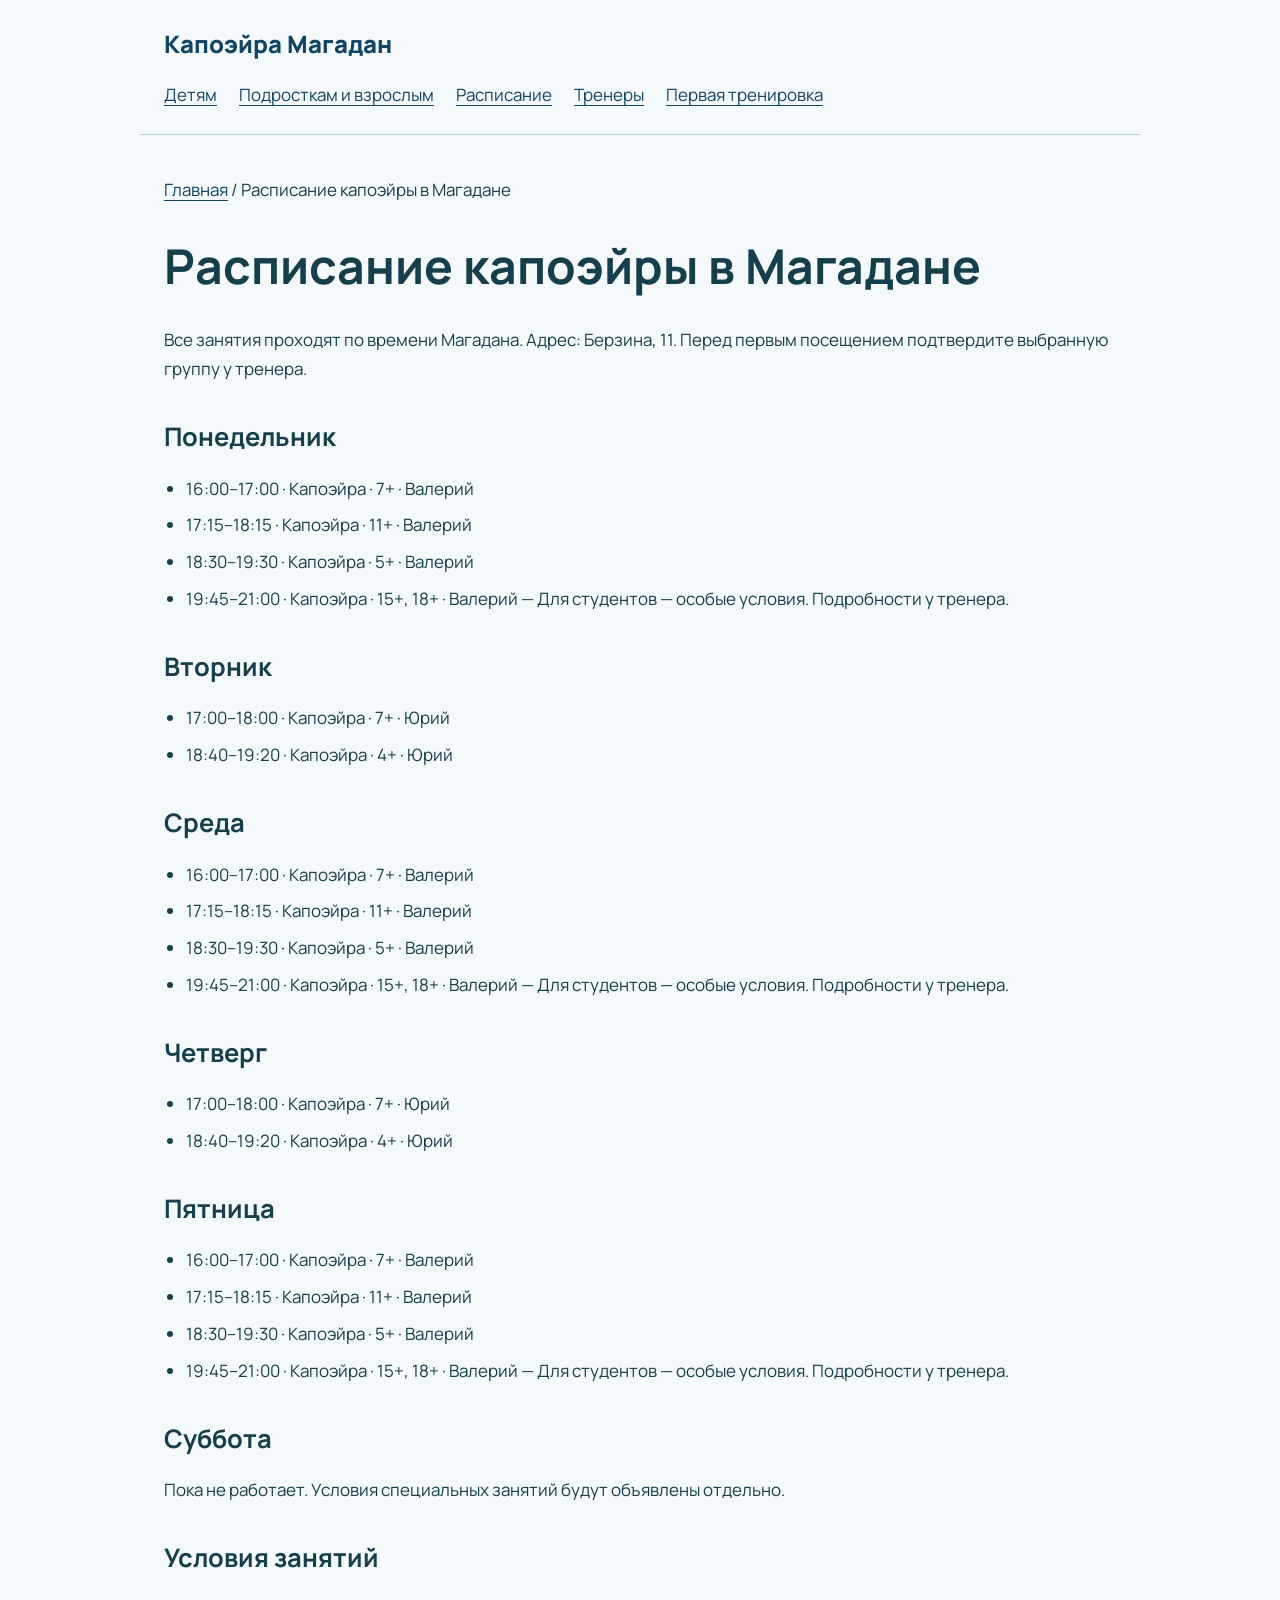
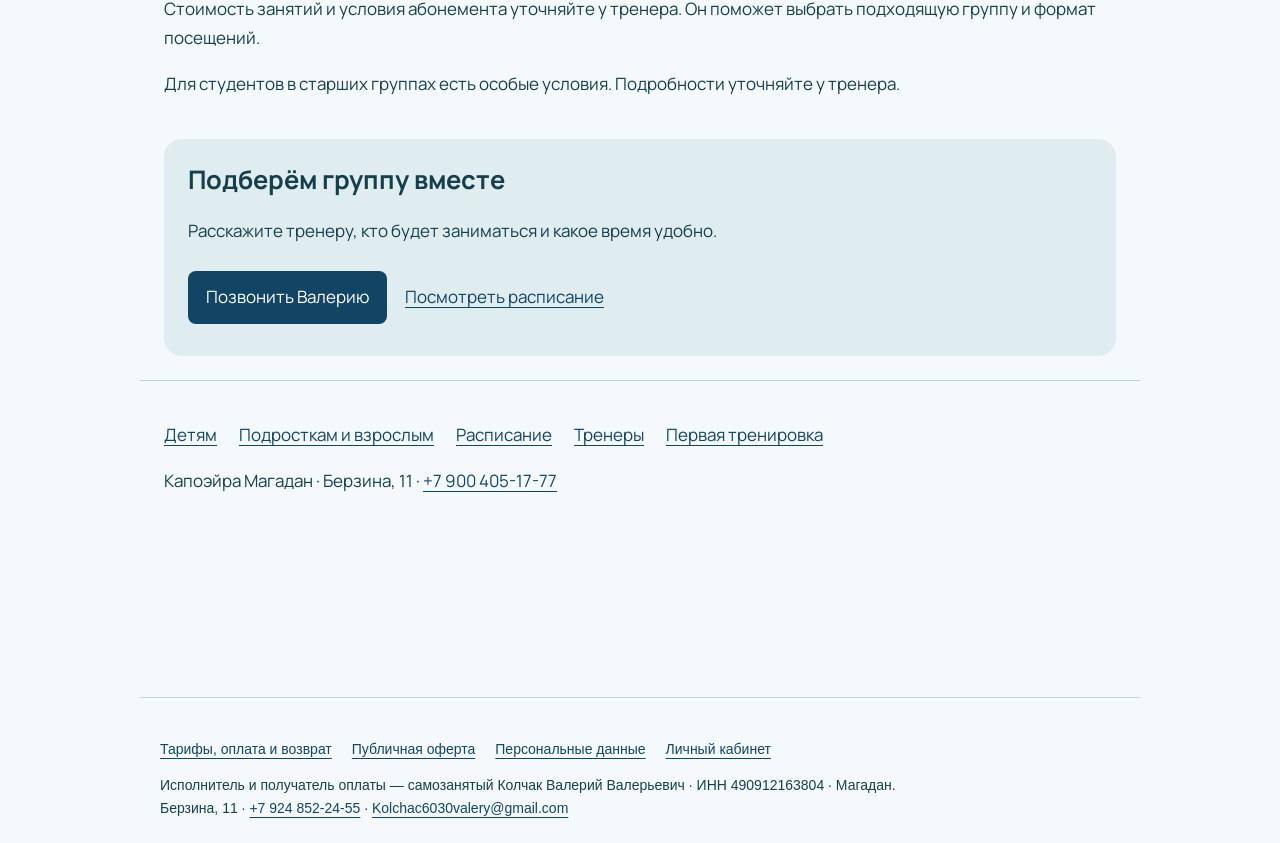
<file: schedule.html>
<!doctype html><html lang="ru"><head><meta charset="utf-8"><meta name="viewport" content="width=device-width,initial-scale=1"><title>Расписание капоэйры в Магадане</title><meta name="description" content="Расписание занятий клуба, возрастные группы и тренеры. Актуальные тарифы, условия оплаты и возврата — на странице «Тарифы»."><link rel="canonical" href="https://capoeira49.ru/schedule.html"><meta property="og:type" content="website"><meta property="og:title" content="Расписание капоэйры в Магадане"><meta property="og:description" content="Расписание занятий клуба, возрастные группы и тренеры. Актуальные тарифы, условия оплаты и возврата — на странице «Тарифы»."><meta property="og:url" content="https://capoeira49.ru/schedule.html"><meta property="og:image" content="https://capoeira49.ru/assets/poster.jpg"><link rel="icon" href="/assets/logo.jpg"><link rel="stylesheet" href="/seo-pages.css"><script type="application/ld+json">[{"@context":"https://schema.org","@type":"SportsActivityLocation","@id":"https://capoeira49.ru/#club","name":"Капоэйра Магадан","url":"https://capoeira49.ru/","telephone":["+79004051777","+79248522455"],"address":{"@type":"PostalAddress","streetAddress":"ул. Берзина, 11","addressLocality":"Магадан","addressCountry":"RU"},"sameAs":["https://t.me/capoeira_magadan"]},{"@context":"https://schema.org","@type":"BreadcrumbList","itemListElement":[{"@type":"ListItem","position":1,"name":"Капоэйра Магадан","item":"https://capoeira49.ru/"},{"@type":"ListItem","position":2,"name":"Расписание капоэйры в Магадане","item":"https://capoeira49.ru/schedule.html"}]}]</script><style id="capoeira-dewiar-layout">/* Keep the vendor iframe inside its container and visible mobile viewport. */
#Dewiar_AI #emulator {display:flex;flex-direction:column;box-sizing:border-box;width:min(360px,calc(100vw - 24px));height:min(600px,calc(100dvh - 24px));max-height:calc(100dvh - 24px);}
#Dewiar_AI #emulator .em_menu {flex:0 0 36px;}
#Dewiar_AI #emulator iframe {width:100%;height:0;min-height:0;flex:1 1 auto;margin:0;float:none;clear:none;}
@media (max-width:600px) {
 #Dewiar_AI #emulator {left:12px!important;right:auto!important;top:var(--capoeira-chat-top,12px)!important;bottom:auto!important;width:calc(100vw - 24px)!important;height:var(--capoeira-chat-height,calc(100dvh - 24px))!important;max-height:var(--capoeira-chat-height,calc(100dvh - 24px))!important;}
}

/* Reserve the footer controls and keep the chat above the journey scene. */
#Dewiar_AI #emulator{z-index:100;max-width:calc(100vw - 24px)}
#Dewiar_AI #emulator iframe{margin-top:0!important}
@media(max-width:600px),(max-height:500px){
 #Dewiar_AI #emulator{left:12px!important;right:auto!important;top:var(--capoeira-chat-top,12px)!important;bottom:auto!important;width:calc(100vw - 24px)!important;height:var(--capoeira-chat-height,calc(100dvh - 24px))!important;max-height:var(--capoeira-chat-height,calc(100dvh - 24px))!important;}
}

#Dewiar_AI{bottom:92px!important;right:18px!important;z-index:40!important}#Dewiar_AI .priv{display:none!important}body.assistant-open #enclkD{display:none!important}#Dewiar_AI #emulator{z-index:100!important;display:flex!important}#Dewiar_AI #emulator iframe{height:0!important;flex:1 1 auto!important;min-height:0!important;margin:0!important}body.assistant-open .journey-player{display:none}

/* Visible explanation for the AI launcher, inside its clickable target. */
#Dewiar_AI #enclkD::before{content:"ИИ-помощник";position:absolute;right:58px;bottom:20px;width:184px;padding:10px 12px 24px;background:#124463;color:#fff;border-radius:8px;box-shadow:0 3px 12px #082b4033;font:700 14px/1.3 Manrope,Arial,sans-serif;text-align:left;white-space:nowrap}
#Dewiar_AI #enclkD::after{content:"Расписание, группы и запись";position:absolute;right:58px;bottom:26px;width:184px;padding:0 12px;color:#e2f1f8;font:11px/1.3 Manrope,Arial,sans-serif;text-align:left;white-space:nowrap}
@media(max-width:360px){#Dewiar_AI #enclkD::before,#Dewiar_AI #enclkD::after{width:165px}#Dewiar_AI #enclkD::after{font-size:10px}}
</style><style>.legal-footer{padding:24px 20px;margin-top:24px;border-top:1px solid #cad7da;font:14px/1.6 Arial,sans-serif}.legal-links{display:flex;flex-wrap:wrap;gap:12px 20px}.legal-footer a{text-decoration:underline}.legal-seller{margin:14px 0 0;overflow-wrap:anywhere}.legal-text{max-width:920px;margin:auto;padding:24px 20px;font:17px/1.65 Arial,sans-serif;color:#124463}.legal-text h1{font-size:clamp(25px,5vw,38px)}.legal-text h2{font-size:23px;margin-top:32px}.legal-text p{white-space:pre-line}.legal-text a{text-decoration:underline}.legal-table{width:100%;border-collapse:collapse}.legal-table th,.legal-table td{padding:10px;text-align:left;border:1px solid #cad7da;white-space:normal}.legal-nav{display:flex;flex-wrap:wrap;gap:16px;padding-bottom:18px;border-bottom:1px solid #cad7da}.legal-note{padding:12px;background:#e2f1f8;border-radius:8px}</style></head><body><header><a class="brand" href="/">Капоэйра Магадан</a><nav aria-label="Разделы клуба"><a href="/children.html">Детям</a><a href="/adults.html">Подросткам и взрослым</a><a href="/schedule.html">Расписание</a><a href="/coaches.html">Тренеры</a><a href="/contacts.html">Первая тренировка</a></nav></header><main><p><a href="/">Главная</a> / Расписание капоэйры в Магадане</p><h1>Расписание капоэйры в Магадане</h1><p>Все занятия проходят по времени Магадана. Адрес: Берзина, 11. Перед первым посещением подтвердите выбранную группу у тренера.</p><h2>Понедельник</h2><ul class="schedule"><li>16:00–17:00 · Капоэйра · 7+ · Валерий</li><li>17:15–18:15 · Капоэйра · 11+ · Валерий</li><li>18:30–19:30 · Капоэйра · 5+ · Валерий</li><li>19:45–21:00 · Капоэйра · 15+, 18+ · Валерий — Для студентов — особые условия. Подробности у тренера.</li></ul><h2>Вторник</h2><ul class="schedule"><li>17:00–18:00 · Капоэйра · 7+ · Юрий</li><li>18:40–19:20 · Капоэйра · 4+ · Юрий</li></ul><h2>Среда</h2><ul class="schedule"><li>16:00–17:00 · Капоэйра · 7+ · Валерий</li><li>17:15–18:15 · Капоэйра · 11+ · Валерий</li><li>18:30–19:30 · Капоэйра · 5+ · Валерий</li><li>19:45–21:00 · Капоэйра · 15+, 18+ · Валерий — Для студентов — особые условия. Подробности у тренера.</li></ul><h2>Четверг</h2><ul class="schedule"><li>17:00–18:00 · Капоэйра · 7+ · Юрий</li><li>18:40–19:20 · Капоэйра · 4+ · Юрий</li></ul><h2>Пятница</h2><ul class="schedule"><li>16:00–17:00 · Капоэйра · 7+ · Валерий</li><li>17:15–18:15 · Капоэйра · 11+ · Валерий</li><li>18:30–19:30 · Капоэйра · 5+ · Валерий</li><li>19:45–21:00 · Капоэйра · 15+, 18+ · Валерий — Для студентов — особые условия. Подробности у тренера.</li></ul><h2>Суббота</h2><p>Пока не работает. Условия специальных занятий будут объявлены отдельно.</p><h2>Условия занятий</h2><p>Стоимость занятий и условия абонемента уточняйте у тренера. Он поможет выбрать подходящую группу и формат посещений.</p><p>Для студентов в старших группах есть особые условия. Подробности уточняйте у тренера.</p><aside class="cta"><h2>Подберём группу вместе</h2><p>Расскажите тренеру, кто будет заниматься и какое время удобно.</p><a class="button" href="tel:+79248522455">Позвонить Валерию</a><a href="/schedule.html">Посмотреть расписание</a></aside></main><footer><nav aria-label="Полезные страницы"><a href="/children.html">Детям</a><a href="/adults.html">Подросткам и взрослым</a><a href="/schedule.html">Расписание</a><a href="/coaches.html">Тренеры</a><a href="/contacts.html">Первая тренировка</a></nav><p>Капоэйра Магадан · Берзина, 11 · <a href="tel:+79004051777">+7 900 405-17-77</a></p></footer><div id="Dewiar_AI"></div><script src="https://dewiar.com/dew_ai/widget/widget.js" type="text/javascript"></script><script type="text/javascript">wrgsv.init("Dewiar_AI","122755",1791521339);</script>
<script>(() => {
 'use strict';
 let pending=false;
 const update=()=>{
  pending=false;
  const viewport=window.visualViewport;
  const height=viewport?viewport.height:window.innerHeight;
  const top=viewport?viewport.offsetTop:0;
  document.documentElement.style.setProperty('--capoeira-chat-height',Math.max(1,height-24)+'px');
  document.documentElement.style.setProperty('--capoeira-chat-top',(top+12)+'px');
 };
 const schedule=()=>{if(!pending){pending=true;requestAnimationFrame(update);}};
 window.addEventListener('resize',schedule,{passive:true});
 window.addEventListener('orientationchange',schedule,{passive:true});
 window.visualViewport?.addEventListener('resize',schedule,{passive:true});
 window.visualViewport?.addEventListener('scroll',schedule,{passive:true});
 update();
})();

(()=>{const host=document.getElementById('Dewiar_AI');if(!host)return;const update=()=>{const open=!!host.querySelector('#emulator');document.body.classList.toggle('assistant-open',open);const trigger=host.querySelector('#enclkD');if(trigger){trigger.setAttribute('role','button');trigger.setAttribute('tabindex','0');trigger.setAttribute('aria-label','ИИ-помощник: расписание, группы и запись');trigger.setAttribute('aria-expanded',String(open));if(!trigger.dataset.keyboardReady){trigger.dataset.keyboardReady='1';trigger.addEventListener('keydown',e=>{if(e.key==='Enter'||e.key===' '){e.preventDefault();trigger.click();}});}}const frame=host.querySelector('iframe');if(frame)frame.title='Чат помощника Капоэйра Магадан';const close=host.querySelector('.em_close');if(close){close.setAttribute('role','button');close.setAttribute('tabindex','0');close.setAttribute('aria-label','Закрыть помощника');if(!close.dataset.keyboardReady){close.dataset.keyboardReady='1';close.addEventListener('keydown',e=>{if(e.key==='Enter'||e.key===' '){e.preventDefault();close.click();}});}}};new MutationObserver(update).observe(host,{childList:true,subtree:true});update();})();
</script>
<footer class="legal-footer"><nav class="legal-links" aria-label="Условия и документы"><a href="/payment.html">Тарифы, оплата и возврат</a><a href="/offer.html">Публичная оферта</a><a href="/privacy.html">Персональные данные</a><a href="https://cabinet.capoeira49.ru/login">Личный кабинет</a></nav><p class="legal-seller">Исполнитель и получатель оплаты — самозанятый Колчак Валерий Валерьевич · ИНН 490912163804 · Магадан.<br>Берзина, 11 · <a href="tel:+79248522455">+7 924 852-24-55</a> · <a href="mailto:Kolchac6030valery@gmail.com">Kolchac6030valery@gmail.com</a></p></footer></body></html>
</file>
<file: style.css>
@font-face{font-family:Oswald;src:url('./assets/fonts/oswald.ttf') format('truetype');font-weight:200 700;font-display:swap}@font-face{font-family:Manrope;src:url('./assets/fonts/manrope.ttf') format('truetype');font-weight:200 800;font-display:swap}
:root{--navy:#124463;--yellow:#fbd92f;--blue:#e2f1f8;--green:#297458;--white:#fbfdfe;--muted:#426373;--line:#bfd3dc;--body:Manrope,sans-serif;--display:Oswald,sans-serif;--accent:var(--yellow)}
*{box-sizing:border-box}html{scroll-behavior:smooth;scrollbar-color:var(--navy) var(--blue)}body{margin:0;background:var(--blue);color:var(--navy);font-family:var(--body);font-size:16px;line-height:1.65;overflow-x:hidden}::selection{background:var(--yellow);color:var(--navy)}a{color:inherit;text-underline-offset:5px}button,select{font:inherit;color:inherit}button,a,select{touch-action:manipulation}button{cursor:pointer}button:focus-visible,a:focus-visible,summary:focus-visible,select:focus-visible{outline:3px solid var(--green);outline-offset:5px}button{border:0;background:transparent}a{text-decoration:none}h1,h2,h3,p{margin:0}h1,h2,h3{font-family:var(--display);font-weight:600;line-height:1.08;text-wrap:balance}h1{font-size:clamp(64px,7.1vw,96px);letter-spacing:-.025em;text-transform:uppercase}h1 span{display:block;font-size:.54em;letter-spacing:.015em;margin-top:10px}h2{font-size:clamp(36px,4.5vw,64px);letter-spacing:-.025em}h3{font-size:30px}p{max-width:70ch}.skip{position:fixed;top:-80px;left:16px;background:var(--yellow);padding:12px;z-index:100}.skip:focus{top:12px}
.site-header{position:fixed;inset:0 0 auto;z-index:20;padding:26px 3.5vw;display:flex;align-items:center;justify-content:space-between;gap:24px;background:var(--blue)}.brand{display:flex;align-items:center;gap:12px;font-family:var(--display);font-size:16px;line-height:1.25;letter-spacing:.12em}.brand img{border-radius:50%;width:44px;height:44px}.top-nav{display:flex;gap:30px;font-size:14px;font-weight:650}.top-nav a,.header-contact{padding:10px 0}.top-nav a:hover{text-decoration:underline}.header-contact{font-size:14px;font-weight:800;border-bottom:2px solid var(--navy)}.header-contact span{padding-left:14px}.world{display:none}.scene{min-height:100svh;position:relative;display:flex;align-items:center;justify-content:center;padding:120px 24px 90px;scroll-margin-top:100px}.scene-content{min-width:0;width:min(820px,100%);text-align:center;position:relative;z-index:3}.scene-content .intro{margin:22px auto 28px;font-size:18px;line-height:1.65}.hero-copy{max-width:590px}.hero-lead{font-size:23px;font-weight:750;margin:25px auto 12px}.hero-description{font-size:18px;margin:0 auto 30px}.hero-actions{display:flex;flex-direction:column;align-items:center;gap:18px}.button{display:inline-flex;justify-content:center;align-items:center;gap:24px;padding:17px 26px;min-height:56px;font-size:15px;font-weight:800;border-radius:4px;transition:background .15s,transform .15s}.primary{background:var(--yellow);color:var(--navy)}.primary:hover{background:#ffdc67;transform:translateY(-2px)}.text-link{display:inline-flex;align-items:center;gap:18px;font-size:14px;font-weight:750;min-height:44px;text-decoration:underline;text-decoration-thickness:1px}.text-link:hover{color:var(--green)}.hero-meta{font-size:12px;font-weight:650;margin:28px auto 0;color:var(--muted)}
.depth-mode .world{display:block;position:fixed;inset:0;pointer-events:none;z-index:0;overflow:hidden}.world canvas{width:100%;height:100%;opacity:.7}.world-plate{position:absolute;left:50%;top:50%;width:min(140vw,1740px);height:auto;transform:translate(-50%,-43%);will-change:transform,opacity}.instruments{opacity:0;width:min(130vw,1620px)}.ground-ring{position:absolute;left:50%;top:83%;width:76vw;height:14vw;border:1px solid #92b8c9;border-radius:50%;transform:translate(-50%,-50%);opacity:.35}.depth-mode #journey{position:fixed;inset:0;z-index:2;perspective:1100px;pointer-events:none}.depth-mode .scene{position:absolute;inset:0;min-height:0;padding:105px 7vw 95px;visibility:hidden;pointer-events:none}.depth-mode .scene.active{pointer-events:auto}.depth-mode .scene-content{max-height:calc(100svh - 210px);overflow:auto;overscroll-behavior:auto;scrollbar-width:thin;padding:6px 10px 12px}.depth-mode .welcome .scene-content{overflow:visible}.depth-mode .scene-content{background:transparent}.depth-mode #directions .scene-content,.depth-mode #coaches .scene-content{width:760px}.journey-footer{position:fixed;inset:auto 3.5vw 20px;z-index:25;display:flex;align-items:center;justify-content:space-between;gap:20px;font-size:12px;pointer-events:none}.journey-footer button{pointer-events:auto;display:flex;align-items:center;gap:8px;min-height:44px;font-size:12px;font-weight:650;background:transparent;padding:0 10px;border-radius:4px}.journey-footer svg{width:18px;fill:none;stroke:currentColor;stroke-width:1.6}.chapter-counter{font-variant-numeric:tabular-nums;letter-spacing:.05em}.journey-nav{position:fixed;right:24px;top:50%;transform:translateY(-50%);z-index:25;display:flex;flex-direction:column;gap:3px}.journey-nav a{height:38px;width:38px;display:flex;align-items:center;justify-content:center;position:relative}.nav-dot{width:6px;height:6px;border:1px solid var(--navy);border-radius:50%}.journey-nav a.active .nav-dot{background:var(--navy);width:9px;height:9px}.nav-name{display:none;position:absolute;right:36px;font-size:12px;background:var(--blue);padding:4px 8px;white-space:nowrap}.journey-nav a:hover .nav-name,.journey-nav a:focus-visible .nav-name{display:block}
.direction-tabs,.price-tabs{display:flex;justify-content:center;gap:4px;flex-wrap:wrap;margin:28px 0}.direction-tabs button,.price-tabs button{padding:12px 18px;border-bottom:2px solid transparent;font-weight:750;font-size:14px}.direction-tabs button[aria-selected=true],.price-tabs button[aria-selected=true]{border-color:var(--navy);background:var(--yellow)}.direction-description{max-width:580px;min-height:215px;margin:0 auto 18px}.direction-description p{margin:18px auto;font-size:17px}.age-line{font-size:13px;font-weight:750;color:var(--green)}.coaches{display:grid;grid-template-columns:1fr 1fr;text-align:left;gap:45px;margin:35px auto;max-width:680px}.coaches article{border-top:2px solid var(--navy);padding-top:22px}.coaches h3{font-size:44px;margin-bottom:14px}.coaches p{font-size:14px}.coach-ages{margin:12px 0 16px}.small-note{font-size:13px;margin:auto;color:var(--muted)}.music-copy{width:660px}.music-hours{width:min(440px,100%);margin:24px auto 20px;text-align:left}.music-hours p{padding:12px 0;border-bottom:1px solid var(--line);display:flex;justify-content:space-between;align-items:center;gap:20px}.music-hours strong{font-family:var(--display);font-size:23px;font-weight:500}.music-hours span{font-size:12px}.data-scene .scene-content{width:850px}.section-heading{display:flex;align-items:baseline;justify-content:space-between;gap:20px}.section-heading h2{font-size:52px}.location{font-size:13px;font-weight:700;white-space:nowrap}.schedule-controls{display:flex;justify-content:space-between;align-items:center;gap:20px;margin:22px 0 10px}.day-tabs{display:flex;gap:4px}.day-tabs button{width:49px;height:45px;font-weight:750;font-size:14px;border-radius:2px}.day-tabs button[aria-selected=true]{background:var(--navy);color:var(--white)}.coach-filter{display:flex;align-items:center;gap:12px;font-size:12px}.coach-filter select{border:1px solid var(--navy);background:transparent;border-radius:3px;padding:9px 24px 9px 12px}.schedule-panel{text-align:left}.schedule-panel h3{font-size:22px;margin:15px 0}.schedule-row{display:grid;grid-template-columns:145px 1fr 130px 85px;gap:14px;border-top:1px solid var(--line);padding:10px 0;font-size:14px;align-items:center}.schedule-time{font-weight:800;font-variant-numeric:tabular-nums}.schedule-row .age{justify-self:end}.schedule-sub{font-size:12px;color:var(--muted);display:block;line-height:1.5}.schedule-empty{margin:30px 0}.schedule-panel+.text-link,.data-scene .text-link{margin-top:16px}.price-list{display:grid;grid-template-columns:repeat(3,1fr);gap:25px;text-align:left;margin:28px 0 20px}.price-item{border-top:2px solid var(--navy);padding:20px 0 0}.price-item h3{font-family:var(--body);font-size:14px;font-weight:650}.price-amount{font-family:var(--display);font-size:clamp(32px,4vw,48px);font-weight:500;margin:10px 0;white-space:nowrap}.price-condition{font-size:13px;max-width:560px;margin:0 auto 12px}.future-price,.bonuses{font-size:13px;text-align:left;max-width:650px;margin:12px auto 20px}.future-price summary,.bonuses summary{cursor:pointer;min-height:44px;padding:10px 0;text-decoration:underline;text-underline-offset:4px}.future-price p,.bonuses p{margin:10px 0}.bonuses{border-top:1px solid var(--line);padding-top:5px}.contact-cta{margin:8px auto 30px}.contact-details{display:flex;gap:60px;justify-content:center;text-align:left;margin:18px 0 26px}.contact-details p{display:flex;flex-direction:column;gap:7px;font-size:15px}.contact-details strong{font-family:var(--display);font-weight:500;font-size:22px;margin-bottom:6px}.contact-details a:hover{text-decoration:underline}.contact-footer{display:flex;flex-wrap:wrap;gap:10px 30px;justify-content:center}
.flat-mode .world{display:none}.flat-mode .scene:nth-child(even){background:var(--white)}.flat-mode .journey-footer{background:var(--blue);inset:auto 0 0;padding:8px 24px}.flat-mode #scroll-hint{display:none}.flat-mode .welcome{background-image:url('./assets/players-v2.png');background-repeat:no-repeat;background-position:center;background-size:min(140vw,1700px) auto}.flat-mode .hero-copy{background:var(--blue);padding:24px;border-radius:4px}.flat-mode #music{background-image:url('./assets/instruments-v27.webp');background-repeat:no-repeat;background-position:center;background-size:130vw auto}.flat-mode .music-copy{background:var(--white);padding:20px}.flat-mode .scene-content{max-height:none;overflow:visible}
@media(min-width:1600px){.world-plate{width:105vw;max-width:2050px}.instruments{width:100vw}}
@media(max-width:850px){.site-header{padding:18px 22px;gap:12px}.top-nav{gap:18px;font-size:12px}.header-contact{font-size:12px}.brand{font-size:13px}.brand img{width:36px;height:36px}.world-plate{width:155vw;top:58%;opacity:.9}.instruments{width:145vw}.scene-content{width:min(640px,100%)}.depth-mode .scene{padding:95px 55px 85px}.section-heading h2{font-size:42px}.journey-nav{right:6px}.schedule-row{grid-template-columns:120px 1fr 90px 70px;font-size:12px;gap:8px}.music-hours span{font-size:12px}.coaches{gap:30px}.hero-lead{font-size:21px}}
@media(max-width:600px){body{font-size:14px}.site-header{padding:15px 18px;background:var(--blue)}.brand{font-size:12px;letter-spacing:.07em;gap:8px}.brand img{width:32px;height:32px}.top-nav{gap:16px}.top-nav a:first-child{display:none}.header-contact{display:none}h1{font-size:72px}h1 span{font-size:.52em}h2{font-size:40px}h3{font-size:26px}.scene{padding:110px 20px 100px}.depth-mode .scene{padding:90px 20px 82px}.depth-mode .scene-content{max-height:calc(100svh - 165px);padding:8px 5px 16px}.hero-copy{max-width:370px}.hero-lead{font-size:17px;margin-top:22px}.hero-description{font-size:15px;margin-bottom:23px}.button{padding:15px 19px;min-height:52px;font-size:13px;gap:18px}.hero-meta{font-size:12px;margin-top:19px}.hero-actions{gap:11px}.text-link{font-size:12px;gap:12px}.world-plate{width:210vw;top:72%;transform:translate(-50%,-25%);opacity:.55}.instruments{width:220vw;top:70%}.ground-ring{top:86%;width:140vw;height:30vw}.journey-footer{inset:auto 18px 12px;gap:8px;font-size:12px}.journey-footer button{font-size:12px;padding:0;gap:5px}.journey-footer svg{width:16px}.chapter-counter{display:none}#scroll-hint{max-width:180px;text-align:right;line-height:1.4}.journey-nav{right:auto;left:50%;top:auto;bottom:59px;transform:translateX(-50%);flex-direction:row;gap:0}.journey-nav a{height:44px;width:44px}.journey-nav .nav-dot{width:4px;height:4px}.journey-nav a.active .nav-dot{width:7px;height:7px}.nav-name{display:none!important}.scene-content .intro{font-size:14px;margin:18px auto 20px}.direction-tabs,.price-tabs{gap:0;max-width:100%;margin:20px 0}.direction-tabs button,.price-tabs button{font-size:12px;padding:12px 9px}.direction-description{min-height:240px;padding:6px 6px}.direction-description p{font-size:14px}.age-line{font-size:12px}.coaches{gap:18px;margin:24px auto}.coaches h3{font-size:35px}.coaches p{font-size:12px}.coaches .text-link{font-size:12px;gap:7px}.small-note{font-size:12px}.music-copy h2{font-size:37px}.music-hours{margin:15px auto}.music-hours p{gap:8px;padding:9px 0}.music-hours strong{font-size:21px}.music-hours span{font-size:12px;white-space:nowrap}.section-heading{display:block;text-align:left}.section-heading h2{font-size:37px}.location{font-size:12px;display:block;margin-top:8px}.schedule-controls{gap:8px;margin:16px 0 0}.day-tabs{gap:0}.day-tabs button{width:32px;height:44px;font-size:12px}.coach-filter{font-size:0;gap:0}.coach-filter select{font-size:12px;padding:8px 4px;width:96px}.schedule-panel h3{font-size:19px;margin:12px 0}.schedule-row{grid-template-columns:93px 1fr 64px;gap:5px;padding:9px 0;font-size:12px}.schedule-row .trainer{display:none}.schedule-sub{font-size:12px}.schedule-time{font-size:12px}.price-list{gap:12px;margin:20px 0 15px}.price-item{padding-top:12px}.price-item h3{font-size:12px;line-height:1.5}.price-amount{font-size:31px;margin:10px 0}.price-condition{font-size:12px}.future-price,.bonuses{font-size:12px;margin-bottom:12px}.contact-details{gap:25px;margin:10px 0 18px}.contact-details p{font-size:12px}.contact-details strong{font-size:21px}.contact-footer{gap:20px}.contact-scene h2{font-size:46px}.flat-mode .welcome{background-size:200vw auto;background-position:center bottom}.flat-mode .hero-copy{padding:24px 4px}.flat-mode #music{background-size:200vw auto}.flat-mode .journey-nav{display:none}.flat-mode .journey-footer{padding:8px 20px}.flat-mode .scene{min-height:90svh}}
@media(max-height:650px) and (min-width:601px){.site-header{padding-top:12px;padding-bottom:12px}.depth-mode .scene{padding:78px 70px 75px}.depth-mode .scene-content{max-height:calc(100svh - 155px)}h1{font-size:76px}.hero-lead{margin:15px auto 8px}.hero-description{margin-bottom:15px;font-size:15px}.hero-meta{margin-top:14px}.hero-actions{gap:6px}h2{font-size:42px}.scene-content .intro{margin:14px auto 15px;font-size:15px}.world-plate{width:120vw}}
@media(prefers-reduced-motion:reduce){html{scroll-behavior:auto}*,*::before,*::after{animation:none!important;transition:none!important}}

.mobile-plates{display:none}
@media(min-width:601px){.players{width:min(108vw,1530px)}}
@media(max-width:600px){.world-plate{display:none}.mobile-plates{display:block;position:absolute;inset:auto 0 89px;height:42vw;pointer-events:none}.plate-half{position:absolute;bottom:0;width:54vw;height:43.2vw;overflow:hidden}.plate-half.left{left:-10px}.plate-half.right{right:-10px}.plate-half img{position:absolute;top:0;width:200%;height:auto;max-width:none}.plate-half.left img{left:0}.plate-half.right img{right:0}.mobile-instruments{height:44vw}.mobile-instruments .plate-half{width:44vw;height:44vw}.mobile-instruments .left{left:0}.mobile-instruments .right{right:0}}

@media(max-width:360px){.price-list{gap:8px;grid-template-columns:repeat(3,minmax(0,1fr))}.price-amount{font-size:25px}.price-item h3{font-size:12px}}
@media(max-width:360px){h1{font-size:60px}.day-tabs button{width:28px}.music-hours p{flex-wrap:wrap;gap:4px}.music-hours span{white-space:normal}}

.link-icon{width:14px;height:14px;flex-shrink:0;fill:none;stroke:currentColor;stroke-width:1.6;stroke-linecap:round;stroke-linejoin:round;display:inline-block;vertical-align:middle}.header-contact .link-icon{margin-left:14px}
@media(min-width:601px){body:is([data-chapter=directions],[data-chapter=coaches],[data-chapter=contact]) .world-plate.players{display:none}body:is([data-chapter=directions],[data-chapter=coaches],[data-chapter=contact]) .mobile-players{display:block;position:absolute;inset:0;pointer-events:none}body:is([data-chapter=directions],[data-chapter=coaches],[data-chapter=contact]) .mobile-players .plate-half{position:absolute;bottom:28%;width:20vw;height:16vw;overflow:hidden}body:is([data-chapter=directions],[data-chapter=coaches],[data-chapter=contact]) .mobile-players .left{left:0}body:is([data-chapter=directions],[data-chapter=coaches],[data-chapter=contact]) .mobile-players .right{right:0}body:is([data-chapter=directions],[data-chapter=coaches],[data-chapter=contact]) .mobile-players img{position:absolute;top:0;width:200%;height:auto;max-width:none}body:is([data-chapter=directions],[data-chapter=coaches],[data-chapter=contact]) .mobile-players .left img{left:0}body:is([data-chapter=directions],[data-chapter=coaches],[data-chapter=contact]) .mobile-players .right img{right:0}}
@media(max-width:600px){body:is([data-chapter=directions],[data-chapter=coaches],[data-chapter=contact]) .mobile-players .plate-half{width:30vw;height:24vw}body:is([data-chapter=directions],[data-chapter=coaches],[data-chapter=contact]) .mobile-players .left{left:0}body:is([data-chapter=directions],[data-chapter=coaches],[data-chapter=contact]) .mobile-players .right{right:0}.depth-mode :is(#directions,#coaches,#contact){align-items:flex-start}.depth-mode :is(#directions,#coaches,#contact) .scene-content{max-height:calc(100svh - 290px)}.flat-mode .welcome{background-size:100% auto;background-position:center calc(100% - 60px);padding-bottom:220px}.flat-mode .hero-copy{background:transparent}}

.callback{max-width:560px;margin:0 auto 20px;text-align:left;border-top:1px solid var(--line);border-bottom:1px solid var(--line)}.callback summary{cursor:pointer;font-size:14px;font-weight:750;min-height:44px;padding:12px 0}.callback form{padding:8px 0 16px}.callback-fields{display:grid;grid-template-columns:1fr 1fr;gap:16px}.callback label{display:block;font-size:13px;font-weight:650;margin-bottom:12px}.callback label span{font-weight:400;color:var(--muted)}.callback input,.callback textarea{display:block;width:100%;min-height:44px;border:1px solid var(--muted);border-radius:3px;background:var(--white);padding:10px 12px;margin-top:6px;font:inherit;font-size:15px;color:var(--navy)}.callback textarea{resize:vertical}.callback input:focus-visible,.callback textarea:focus-visible{outline:3px solid var(--green);outline-offset:3px}.callback [aria-invalid=true]{border-width:2px;border-color:var(--navy)}.callback ::placeholder{color:var(--muted);opacity:1}.callback-note,.callback-status{font-size:13px;line-height:1.6}.callback-note{margin:4px 0 14px}.callback-status:not(:empty){margin-top:14px;font-weight:650}.callback .button:disabled{cursor:default;opacity:.7;transform:none}.callback .form-trap{position:absolute;left:-10000px;width:1px;height:1px;overflow:hidden}.callback[hidden]{display:none}@media(max-width:600px){.callback-fields{grid-template-columns:1fr;gap:0}.callback summary{font-size:13px}.callback input,.callback textarea{font-size:16px}.callback-note,.callback-status{font-size:12px}}

/* October refinement: open typography, sparse motion and a clearer family entry. */
@media(min-width:601px) and (max-width:1000px){body[data-chapter=welcome] .world-plate.players{display:none}body[data-chapter=welcome] .mobile-players{display:block;position:absolute;inset:0;pointer-events:none}body[data-chapter=welcome] .mobile-players .plate-half{position:absolute;bottom:22%;width:24vw;height:19.2vw;overflow:hidden}body[data-chapter=welcome] .mobile-players .left{left:-2vw}body[data-chapter=welcome] .mobile-players .right{right:-2vw}body[data-chapter=welcome] .mobile-players img{position:absolute;top:0;width:200%;height:auto;max-width:none}body[data-chapter=welcome] .mobile-players .left img{left:0}body[data-chapter=welcome] .mobile-players .right img{right:0}}
.world canvas{opacity:.9}.ground-ring{display:none}
.hero-audience{display:flex;align-items:center;justify-content:center;gap:16px;margin:19px auto 0;text-align:left;font-size:14px;line-height:1.55;letter-spacing:.01em}
.age-mark{font-family:var(--display);font-size:54px;line-height:1;font-weight:500;color:var(--green);letter-spacing:-.03em}.age-mark>span{font-size:26px;vertical-align:top;line-height:1.3}
.hero-audience strong{font-weight:500}.hero-lead{margin-top:21px}.hero-meta{margin-top:19px}
.section-kicker{text-transform:uppercase;letter-spacing:.18em;font-size:12px;font-weight:700;color:var(--green);display:block;margin-bottom:22px}
.history-copy{max-width:650px}.history-copy h2{font-size:clamp(42px,6vw,72px)}.history-copy .intro{margin:26px auto 22px}
.instrument-note{font-size:14px;line-height:1.6;color:var(--muted);margin:0 auto 22px}.music-copy .intro{font-size:16px;line-height:1.7}
.direction-tabs button,.price-tabs button{transition:background .2s,border-color .2s}.direction-description{min-height:190px}
.coaches article,.price-item{border-top-width:1px}.coaches h3{font-size:40px}.price-item{padding-top:24px}.price-item h3{font-size:14px}.price-amount{margin:16px 0}.schedule-row{padding:13px 0}
@keyframes row-arrive{from{opacity:0;transform:translateY(6px)}to{opacity:1;transform:translateY(0)}}
@media(prefers-reduced-motion:no-preference){.schedule-row{animation:row-arrive .26s ease both;animation-delay:calc(var(--row-order,0)*25ms)}.price-item{animation:row-arrive .3s ease both}}
@media(max-width:600px){.hero-audience{font-size:12px;gap:12px;margin-top:17px}.age-mark{font-size:44px}.age-mark>span{font-size:22px}.hero-lead{margin-top:17px}.hero-meta{margin-top:13px}.hero-description{margin-bottom:16px}.hero-audience strong{font-weight:550}.instrument-note{font-size:13px}.music-copy .intro{font-size:14px}.coaches h3{font-size:34px}.price-item h3{font-size:12px}.price-item{padding-top:14px}.schedule-row{padding:10px 0}.history-copy .intro{font-size:16px}.history-copy h2{font-size:44px}}
@media(max-height:760px) and (min-width:601px){.hero-audience{margin-top:12px;gap:12px}.age-mark{font-size:38px}.hero-lead{margin-top:13px}.hero-meta{margin-top:10px}.hero-description{margin-bottom:16px}.hero-actions{gap:8px}}

/* Family figures occupy dedicated zones and never enter the central text column. */
.depth-mode #journey{perspective:1400px;overflow:clip;isolation:isolate}
.hero-figures{position:absolute;inset:0;pointer-events:none;z-index:1}
.family-side{position:absolute;top:50%;width:min(27vw,420px);aspect-ratio:1;overflow:hidden;transform:translateY(-24%)}
.family-side.left{left:1vw}.family-side.right{right:1vw}
.family-side img{position:absolute;top:-23.44%;width:309.844%;max-width:none;height:auto}
.family-side.left img{left:0}.family-side.right img{right:0}
.hero-copy{max-width:min(560px,42vw)}
.hero-audience{padding-bottom:12px;border-bottom:1px solid #92c2b1;width:fit-content;max-width:100%}
.world .instruments{transform:translate(-50%,-43%)}
.flat-mode .welcome{background-image:none}
.flat-mode .hero-copy{background:transparent}
@media(min-width:1001px){.depth-mode .welcome{padding-inline:28vw}}
@media(max-width:1000px){
 .depth-mode .welcome{align-items:flex-start;padding:95px 24px 115px}
 .depth-mode .welcome .hero-copy{width:min(590px,100%);max-width:100%;max-height:calc(100svh - 400px);overflow:auto}
 .family-side{top:auto;bottom:110px;width:clamp(130px,20svh,190px);transform:none}
 .family-side.left{left:3vw}.family-side.right{right:3vw}
 .flat-mode .welcome{min-height:max(100svh,900px);padding:110px 24px 310px;align-items:flex-start}
 .flat-mode .welcome .hero-copy{width:min(590px,100%);max-width:100%}
}
@media(max-width:600px){
 .depth-mode .welcome{padding:84px 18px 112px}
 .depth-mode .welcome .hero-copy{max-height:calc(100svh - 385px);padding:4px 4px 12px}
 .hero-copy h1{font-size:clamp(48px,14.5vw,62px)}
 .hero-copy h1 span{font-size:.53em;margin-top:7px}
 .hero-copy .hero-audience{margin-top:14px;padding-bottom:9px;font-size:12px;gap:12px}
 .hero-copy .age-mark{font-size:37px}.hero-copy .age-mark>span{font-size:19px}
 .hero-copy .hero-lead{font-size:17px;line-height:1.4;margin:13px auto 8px}
 .hero-copy .hero-description{font-size:14px;line-height:1.6;margin-bottom:17px}
 .hero-copy .hero-actions{gap:8px}.hero-copy .hero-meta{margin-top:10px}
 .family-side{bottom:116px;width:clamp(115px,19svh,165px)}
 .family-side.left{left:2vw}.family-side.right{right:2vw}
 .flat-mode .welcome{min-height:max(100svh,860px);padding-bottom:295px}
 .flat-mode .welcome .hero-copy{padding:4px 4px 20px}
}
@media(max-height:650px) and (min-width:601px) and (max-width:1000px){
 .depth-mode .welcome{padding-top:78px}.depth-mode .welcome .hero-copy{max-height:calc(100svh - 275px)}
 .family-side{width:125px;bottom:78px}.hero-copy h1{font-size:58px}.hero-copy .hero-lead{font-size:18px}
}
@media(max-height:720px) and (max-width:600px){
 .depth-mode .welcome{padding-top:78px}
 .depth-mode .welcome .hero-copy{max-height:calc(100svh - 280px)}
 .family-side{width:100px;bottom:106px}
 .hero-copy h1{font-size:48px}.hero-copy .hero-lead{font-size:15px}
 .hero-copy .hero-audience{margin-top:10px;padding-bottom:7px}
 .hero-copy .hero-description{font-size:13px;margin-bottom:12px}
 .hero-copy .hero-actions{gap:4px}.hero-copy .hero-meta{margin-top:5px}
}
.journey-footer #motion-toggle{flex-shrink:0}.journey-footer #motion-toggle span{white-space:nowrap}
@media(max-width:360px){.journey-nav a{width:40px}}

/* Poster identity: saturated navy, golden yellow, cyan and green. */
.welcome,.contact-scene{color:#f5fafc}
.welcome h1{color:var(--yellow)}.welcome h1 span{color:#f5fafc}
.welcome .hero-meta,.contact-scene .intro{color:#c4deeb}
.welcome .hero-audience{border-color:rgba(164,209,228,.38)}.welcome .age-mark{color:var(--yellow)}
body:not(.depth-mode) .welcome,body:not(.depth-mode) .contact-scene{background:var(--navy)}
.depth-mode:is([data-chapter=welcome],[data-chapter=contact]) .site-header{background:var(--navy);color:#f5fafc}
.depth-mode:is([data-chapter=welcome],[data-chapter=contact]) .header-contact{border-color:var(--yellow)}
.depth-mode:is([data-chapter=welcome],[data-chapter=contact]) .journey-footer{color:#f5fafc}
.depth-mode:is([data-chapter=welcome],[data-chapter=contact]) .journey-nav .nav-dot{border-color:#bdd9e7}
.depth-mode:is([data-chapter=welcome],[data-chapter=contact]) .journey-nav a.active .nav-dot{background:var(--yellow);border-color:var(--yellow)}
.depth-mode:is([data-chapter=welcome],[data-chapter=contact]) .nav-name{background:var(--navy);color:#f5fafc}
.flat-mode .site-header,.flat-mode .journey-footer{background:var(--navy);color:#f5fafc}
.flat-mode .header-contact{border-color:var(--yellow)}.flat-mode .journey-nav{display:none}

/* Separate source windows for the wider adult and child play pairs. */
.family-side{top:auto;bottom:18svh;transform:none}
.family-side.left{width:min(27vw,420px);aspect-ratio:970/793}
.family-side.right{width:min(22.5vw,350px);aspect-ratio:733/793}
.family-side img{top:0}.family-side.left img{width:204.433%}.family-side.right img{width:270.532%}

/* One full-bleed scene, with four independently moving visual planes. */
.magadan-landscape{position:absolute;inset:0;overflow:hidden;visibility:hidden;opacity:0;background:#86bad1;pointer-events:none}
.coast-layer{position:absolute;inset:-9%;will-change:transform}
.parallax-art{width:100%;height:100%;object-fit:cover;object-position:50% 50%;display:block}
.coast-shore{clip-path:inset(40% 0 0)}.coast-birds{clip-path:inset(0 0 60% 0)}
.depth-mode #history{align-items:flex-start;padding-top:clamp(130px,17svh,190px)}
.history-copy{width:min(690px,100%);max-width:690px}
.history-copy .section-kicker{color:var(--navy);letter-spacing:.15em;margin-bottom:20px;font-size:13px}
.history-copy h2{font-size:clamp(48px,6vw,82px);line-height:1.03}
.history-copy .intro{font-size:15px;margin:20px auto 10px;max-width:420px}
.history-copy .text-link{font-size:14px}
.flat-mode #history{position:relative;min-height:100svh;align-items:flex-start;padding-top:160px;background:#86bad1}
.flat-mode #history .magadan-landscape{visibility:visible;opacity:1}
@keyframes coastal-air{from{transform:translate3d(-10px,2px,0)}to{transform:translate3d(16px,-4px,0)}}
@media(prefers-reduced-motion:no-preference){.coast-birds img{animation:coastal-air 16s ease-in-out infinite alternate;animation-play-state:paused}.depth-mode[data-chapter=history] .coast-birds img{animation-play-state:running}}
.flat-mode .coast-birds img{animation:none}
.depth-mode[data-chapter=history] .site-header{background:var(--navy);color:#f5fafc}
.depth-mode[data-chapter=history] .header-contact{border-color:var(--yellow)}
.depth-mode[data-chapter=history] .journey-footer{color:#f5fafc;text-shadow:0 1px 3px #124463}
.depth-mode[data-chapter=history] .journey-nav .nav-dot{border-color:var(--navy)}
@media(max-width:1000px){
 .family-side{bottom:110px}.family-side.left{width:clamp(140px,22svh,205px)}.family-side.right{width:clamp(120px,19svh,177px)}
}
@media(max-width:600px){
 .family-side{bottom:116px}.family-side.left{width:min(47vw,186px)}.family-side.right{width:min(40vw,158px)}
 .family-side.left{left:2vw}.family-side.right{right:2vw}
 .coast-layer{inset:-7% -10%}.parallax-art{object-position:42% 50%}
 .depth-mode #history{padding-top:clamp(110px,14svh,150px)}
 .history-copy .section-kicker{font-size:12px;letter-spacing:.1em;margin-bottom:17px}
 .history-copy h2{font-size:52px}.history-copy .intro{font-size:14px;margin:17px auto 10px;max-width:265px}
 .history-copy .text-link{font-size:13px}
 .flat-mode #history{padding-top:130px}
}
@media(max-height:720px) and (max-width:600px){.family-side{bottom:106px}.family-side.left{width:118px}.family-side.right{width:100px}.history-copy h2{font-size:44px}.depth-mode #history{padding-top:104px}}

/* Photo-grounded full-bleed Nagaev Bay on the first screen. */
.hero-coast{position:absolute;inset:0;overflow:hidden;visibility:hidden;opacity:0;background:#124463;pointer-events:none}
.hero-coast-layer{position:absolute;inset:-6%;will-change:transform}
.hero-coast-layer img{width:100%;height:100%;object-fit:cover;object-position:50% 50%;display:block}
.hero-coast-city{mask-image:linear-gradient(180deg,transparent 64%,#000 78%);-webkit-mask-image:linear-gradient(180deg,transparent 64%,#000 78%)}
.hero-coast-shade{position:absolute;inset:0;background:linear-gradient(180deg,rgba(6,28,43,.59),rgba(6,28,43,.25) 52%,rgba(6,28,43,.35))}
.welcome .hero-copy{max-width:min(620px,78vw);text-shadow:0 2px 14px rgba(6,28,43,.25)}
.welcome h1{color:#f5fafc;font-size:clamp(68px,7vw,100px)}
.welcome .hero-meta{color:#e3eff6}.welcome .hero-audience{border-color:rgba(225,239,245,.45)}
.welcome .primary{text-shadow:none}
.depth-mode .welcome{padding-inline:24px}
.depth-mode[data-chapter=welcome] .site-header{background:rgba(8,36,55,.88)}
.hero-gull{position:absolute;left:0;top:19%;width:clamp(55px,7vw,96px);opacity:0;will-change:transform}
.hero-gull img{display:block;width:100%;height:auto}
@keyframes gull-crossing{0%{transform:translate3d(-18vw,4vh,0) rotate(-6deg);opacity:0}7%{opacity:.86}48%{transform:translate3d(50vw,-4vh,0) rotate(2deg);opacity:.94}90%{opacity:.8}100%{transform:translate3d(114vw,3vh,0) rotate(6deg);opacity:0}}
@media(prefers-reduced-motion:no-preference){.hero-gull{animation:gull-crossing 24s linear infinite;animation-play-state:paused}.depth-mode[data-chapter=welcome] .hero-gull{animation-play-state:running}}
@media(prefers-reduced-motion:reduce){.hero-gull{left:76%;top:20%;opacity:.9;transform:none}}
.flat-mode .hero-coast{visibility:visible;opacity:1}
.flat-mode .hero-gull{left:76%;opacity:.9;animation:none}
.flat-mode .welcome{min-height:100svh;padding:135px 24px 120px;align-items:center}
.flat-mode .welcome .hero-copy{max-width:min(620px,100%);width:min(620px,100%)}
.depth-mode #directions .scene-content{width:min(700px,52vw)}
#directions .family-side{bottom:15svh}
#directions .family-side.left{width:min(19vw,300px)}
#directions .family-side.right{width:min(16vw,250px)}
.flat-mode #directions{padding-bottom:240px}.flat-mode #directions .family-side{bottom:40px}
@media(max-width:1000px){
 .depth-mode .welcome{align-items:center;padding:105px 24px 105px}
 .depth-mode .welcome .hero-copy{width:min(620px,100%);max-width:100%;max-height:calc(100svh - 210px);overflow:auto}
 .depth-mode #directions .scene-content{width:min(640px,100%)}
 #directions .family-side.left{width:150px}#directions .family-side.right{width:130px}
 #directions .family-side{bottom:100px}
}
@media(max-width:600px){
 .hero-coast-layer{inset:-4% -12%}.hero-coast-layer img{object-position:50% 50%}
 .depth-mode .welcome{padding:94px 18px 110px;align-items:center}
 .depth-mode .welcome .hero-copy{max-height:calc(100svh - 204px);padding:4px 4px 14px}
 .welcome .hero-copy h1{font-size:clamp(50px,14.5vw,66px)}
 .welcome .hero-copy .hero-lead{font-size:19px}.welcome .hero-copy .hero-description{font-size:15px}
 .welcome .hero-copy .hero-audience{font-size:13px;margin-top:20px}
 .welcome .hero-copy .hero-actions{gap:13px}.welcome .hero-copy .hero-meta{margin-top:16px}
 .hero-gull{top:13%;width:65px}
 .flat-mode .welcome{min-height:100svh;padding:120px 18px 110px;align-items:center}
 #directions .family-side{bottom:110px}#directions .family-side.left{width:min(43vw,160px)}#directions .family-side.right{width:min(36vw,137px)}
}
@media(max-height:720px) and (max-width:600px){
 .depth-mode .welcome{padding-top:82px;padding-bottom:105px}.depth-mode .welcome .hero-copy{max-height:calc(100svh - 187px)}
 .welcome .hero-copy h1{font-size:49px}.welcome .hero-copy .hero-lead{font-size:17px}
 .welcome .hero-copy .hero-audience{margin-top:13px}.welcome .hero-copy .hero-actions{gap:8px}
 #directions .family-side.left{width:110px}#directions .family-side.right{width:95px}
}

/* Scroll controls all decorative motion; bodies stay opaque. */
.hero-gull,.hero-gull img,.coast-birds img{animation:none!important}
.hero-gull{left:0;top:14%;opacity:.95;will-change:auto}
.horizon-player{position:absolute;left:50%;top:54%;width:clamp(65px,7vw,105px);aspect-ratio:1;overflow:hidden;transform-origin:50% 100%;opacity:1;pointer-events:none}
.horizon-player img{position:absolute;top:0;width:250%;height:auto;max-width:none}
.horizon-left img{left:0}.horizon-right img{right:0}
.music-atmosphere{position:absolute;inset:0;visibility:hidden;pointer-events:none;overflow:hidden}
.music-mote{position:absolute;left:50%;top:0;width:clamp(60px,7vw,105px);height:clamp(80px,10vw,145px);overflow:hidden;transform-origin:center;opacity:0}
.music-mote img{position:absolute;top:0;width:300%;height:auto;max-width:none}
.music-mote[data-instrument="0"] img{left:0}.music-mote[data-instrument="1"] img{left:-100%}.music-mote[data-instrument="2"] img{left:-200%}
.contact-copy{width:min(1050px,100%);max-width:1050px}
.contact-copy h2{font-size:52px;margin-bottom:25px}
.contact-layout{display:grid;grid-template-columns:1fr 1.05fr;gap:44px;text-align:left}
.contact-main .intro{font-size:16px;line-height:1.65;margin:0 0 22px}
.contact-actions{display:flex;flex-direction:column;align-items:flex-start;gap:12px}
.contact-direct{border:1px solid #8db7cd;color:#f5fafc;font-weight:650;min-height:50px}
.bot-fallback{font-size:13px;line-height:1.6;color:#c4deeb;margin:19px 0 13px;max-width:400px}
.contact-phones{display:flex;flex-direction:column;gap:6px;font-size:17px;font-weight:650}
.contact-phones a{min-height:32px;display:inline-flex;align-items:center;width:fit-content}
.contact-phones a:hover{text-decoration:underline}
.contact-location h3{font-size:26px;margin-bottom:8px}.contact-location>p{font-size:15px;color:#c4deeb}
.contact-map{margin:16px 0 2px;background:#e2f1f8;min-height:245px}
.contact-map iframe{display:block;width:100%;height:245px;border:0}
.contact-location .text-link{font-size:13px}.contact-copy .contact-footer{justify-content:flex-start;margin-top:24px;gap:24px}
.depth-mode #contact{padding:95px 7vw 90px;align-items:flex-start}
.depth-mode #contact .scene-content{max-height:calc(100svh - 185px)}
.flat-mode #contact{padding-top:140px;padding-bottom:100px}
.horizon-player{top:32%;margin-left:calc(clamp(65px,7vw,105px) / -2)}
.music-mote{height:auto;aspect-ratio:2/3}
@media(max-width:850px){.contact-layout{gap:25px}.contact-copy h2{font-size:46px}.contact-map iframe{height:235px}.contact-main .intro{font-size:15px}}
@media(max-width:600px){
 .contact-layout{grid-template-columns:1fr;gap:30px}
 .depth-mode #contact{padding:88px 20px 100px}
 .depth-mode #contact .scene-content{max-height:calc(100svh - 188px)}
 .contact-copy h2{font-size:44px;text-align:left;margin-bottom:22px}
 .contact-actions{align-items:stretch}.contact-actions .button{font-size:14px}
 .contact-main .intro{font-size:15px}.bot-fallback{font-size:13px;margin-top:16px}
 .contact-phones{font-size:17px}.contact-map iframe{height:240px}
 .horizon-player{width:60px;top:32%;margin-left:-30px}
 .music-mote{width:65px;height:auto}
 .flat-mode #contact{padding-top:105px}.contact-copy .contact-footer{gap:20px}
}

/* Waterfront viewpoint: sky/sea, headlands and a grounded opaque near layer. */
.hero-gull,.horizon-player{display:none!important}
.hero-coast-layer{inset:-7%}
.hero-coast-headlands img{object-position:50% 50%}
.hero-foreground{position:absolute;inset:-7%;overflow:hidden;visibility:hidden;pointer-events:none;transform-origin:50% 100%;opacity:1;z-index:1}
.hero-foreground-art{position:absolute;inset:0}
.hero-foreground-art img{width:100%;height:100%;object-fit:cover;object-position:50% 50%;display:block}
.hero-foreground-pairs{display:none}
.hero-coast-shade{background:linear-gradient(180deg,rgba(5,27,43,.38),rgba(5,27,43,.13) 50%,rgba(5,27,43,.20)),radial-gradient(ellipse at 50% 45%,rgba(4,24,40,.30),transparent 62%)}
.depth-mode .welcome{align-items:flex-start;padding-top:clamp(118px,14svh,160px)}
.depth-mode .welcome .hero-copy{max-height:calc(100svh - 280px);overflow:auto}
.welcome .hero-copy h1{font-size:clamp(62px,6.5vw,90px)}
.welcome .hero-copy .hero-lead{font-size:21px;margin-top:18px}
.welcome .hero-copy .hero-description{font-size:17px;margin-bottom:21px}
.welcome .hero-copy .hero-audience{margin-top:18px}
.welcome .hero-copy .hero-actions{gap:10px}.welcome .hero-copy .hero-meta{margin-top:12px}
.depth-mode[data-chapter=welcome] .journey-footer{inset:auto 0 0;padding:20px 3.5vw 7px;background:linear-gradient(transparent,rgba(5,27,43,.75));text-shadow:0 1px 3px #092d43}
@media(min-width:601px) and (min-height:700px){.depth-mode .welcome .hero-copy{max-height:calc(100svh - 180px)}}
.flat-mode .hero-foreground{visibility:visible;transform:none!important}
.flat-mode .welcome{min-height:100svh;padding-top:140px;padding-bottom:210px}
@media(max-width:1000px){
 .depth-mode .welcome{padding-top:105px;padding-bottom:105px}
 .depth-mode .welcome .hero-copy{max-height:calc(100svh - 290px)}
 .hero-foreground{inset:0}
 .hero-foreground-art{inset:auto 0 0;aspect-ratio:2/1}
 .hero-foreground-art img{object-fit:contain}
}
@media(max-width:600px){
 .hero-coast-layer{inset:-4% -10%}
 .hero-foreground{inset:0}
 .hero-foreground-art{inset:auto 0 0;aspect-ratio:2/1}
 .hero-foreground-art img{object-fit:contain;clip-path:none}
 .hero-foreground-pairs{display:none}
 .low-player{position:absolute;bottom:112px;width:min(40vw,160px);aspect-ratio:1;overflow:hidden}
 .low-left{left:1vw}.low-right{right:1vw}
 .low-player img{position:absolute;top:-90%;width:300%;height:auto;max-width:none}
 .low-left img{left:0}.low-right img{right:0}
 .depth-mode .welcome{padding:88px 18px 112px}
 .depth-mode .welcome .hero-copy{max-height:calc(100svh - 295px)}
 .welcome .hero-copy h1{font-size:clamp(48px,14vw,62px)}
 .welcome .hero-copy .hero-lead{font-size:17px;margin-top:12px}
 .welcome .hero-copy .hero-description{font-size:14px;margin-bottom:15px}
 .welcome .hero-copy .hero-audience{font-size:12px;margin-top:13px}
 .welcome .hero-copy .hero-actions{gap:6px}.welcome .hero-copy .hero-meta{margin-top:10px}
 .depth-mode[data-chapter=welcome] .journey-footer{padding:18px 18px 6px}
 .flat-mode .welcome{padding-top:115px;padding-bottom:260px;min-height:max(100svh,830px)}
}
@media(max-height:720px) and (max-width:600px){
 .depth-mode .welcome{padding-top:80px}
 .depth-mode .welcome .hero-copy{max-height:calc(100svh - 250px)}
 .low-player{width:110px;bottom:105px}
 .welcome .hero-copy h1{font-size:46px}.welcome .hero-copy .hero-lead{font-size:15px}
 .welcome .hero-copy .hero-description{font-size:13px}
 .welcome .hero-copy .hero-meta{margin-top:6px}
}

/* V8: quiet age label, fixed waterline and restrained edge illustrations. */
.hero-foreground{inset:0}
.hero-foreground-art{inset:auto 0 0;aspect-ratio:2/1}
.hero-foreground-art img{object-fit:contain}
.hero-audience-note{font-size:13px;font-weight:550;line-height:1.6;margin:18px auto 0;color:#dcebf4}
.welcome .hero-copy .hero-meta{margin-top:6px}
.headland-left{clip-path:inset(0 50% 0 0)}.headland-right{clip-path:inset(0 0 0 50%)}
.coaches-atmosphere,.schedule-atmosphere{position:absolute;inset:0;visibility:hidden;opacity:0;pointer-events:none;overflow:hidden}
.coach-decoration{position:absolute;pointer-events:none;will-change:auto}
.coach-pose{width:clamp(100px,14vw,190px);aspect-ratio:900/793;overflow:hidden;bottom:18%;opacity:.28}
.pose-left{left:2%}.pose-right{right:2%}
.coach-pose img{position:absolute;top:0;width:220.333%;height:auto;max-width:none}
.pose-left img{left:0}.pose-right img{right:0}
.coach-instrument{width:clamp(58px,7vw,88px);aspect-ratio:2/3;overflow:hidden;top:15%;opacity:.34}
.instrument-left{left:3%}.instrument-right{right:3%}
.coach-instrument img{position:absolute;top:0;width:300%;height:auto;max-width:none}
.coach-instrument[data-cell="0"] img{left:0}.coach-instrument[data-cell="2"] img{left:-200%}
.schedule-wash{position:absolute;inset:-12%;background:linear-gradient(145deg,#e4f2f9 5%,#f5fbfc 46%,#d7edf7 76%,#eaf4e8 100%)}
.schedule-emblem{position:absolute;left:-9%;top:28%;width:clamp(170px,25vw,340px);aspect-ratio:1;opacity:.07;mix-blend-mode:multiply}
.schedule-emblem img{width:100%;height:100%;border-radius:50%;display:block}
.schedule-color-plane{position:absolute;right:-12%;bottom:-15%;width:45%;height:45%;background:linear-gradient(135deg,rgba(251,217,47,.07),rgba(41,116,88,.10));border-radius:55% 0 0 0;opacity:.7}
.flat-mode .coaches-atmosphere,.flat-mode .schedule-atmosphere{visibility:visible;opacity:1}
.flat-mode #coaches,.flat-mode #schedule{position:relative}
@media(max-width:1000px){
 .coach-pose{width:100px;bottom:95px}.coach-instrument{width:55px;top:auto;bottom:230px}
 .pose-left{left:2%}.pose-right{right:2%}
}
@media(max-width:600px){
 .hero-audience-note{font-size:12px;margin-top:14px}
 .coach-pose{width:90px;bottom:100px;opacity:.24}
 .coach-instrument{width:43px;top:auto;bottom:220px;opacity:.26}
 .instrument-left{left:1%}.instrument-right{right:1%}
 .schedule-emblem{width:180px;left:-24%;top:36%}
 .schedule-color-plane{width:60%;right:-24%;bottom:-8%}
}
@media(max-height:700px){.coach-pose{width:80px;bottom:84px;opacity:.20}.coach-instrument{opacity:.22}}
@media(max-width:1000px) and (max-height:700px){.coach-instrument{display:none}}

/* The club name is the main heading; the welcome message is its subtitle. */
.welcome .hero-copy .hero-lead{font-size:clamp(20px,2.1vw,27px);line-height:1.35;font-weight:650;margin:22px auto 14px}
@media(max-width:600px){.welcome .hero-copy .hero-lead{font-size:19px;margin:16px auto 12px}}
@media(max-width:600px) and (max-height:700px){.welcome .hero-copy .hero-lead{font-size:17px;margin:12px auto 10px}}

/* Leave the lower middle of the waterfront free for the children's game. */
@media(min-width:1001px){
 .depth-mode .welcome{align-items:flex-start;padding-top:clamp(78px,14vh,105px)}
 .welcome .hero-copy h1{font-size:clamp(62px,6vw,84px)}
 .welcome .hero-copy .hero-lead{font-size:24px;margin:12px auto 6px}
 .welcome .hero-copy .hero-description{font-size:16px;margin-bottom:8px}
 .welcome .hero-copy .hero-description br{display:none}
 .welcome .hero-copy .hero-actions{gap:6px}
 .welcome .hero-copy .hero-audience-note{margin-top:8px}
 .welcome .hero-copy .hero-meta{margin-top:4px}
}
@media(min-width:1001px) and (max-height:719px){
 .welcome .hero-copy h1{font-size:62px}
 .welcome .hero-copy .hero-description{display:none}
}
@media(max-width:600px){body[data-chapter=welcome] #scroll-hint{position:absolute;right:0;bottom:100px}}

.coaches .coach-experience{font-weight:650;color:var(--green);margin:8px 0 12px}
.coaches .coach-bio-summary{margin-bottom:8px;line-height:1.7}
.coaches .coach-bio-open{padding:0;margin-bottom:14px}
html.profile-open{overflow:hidden;scrollbar-gutter:stable}
.coach-profile{border:0;padding:0;width:min(760px,calc(100vw - 40px));max-height:calc(100svh - 48px);border-radius:12px;background:#f7fbfd;color:var(--navy);overflow:hidden;box-shadow:0 24px 80px rgba(5,30,45,.25)}
.coach-profile[open]{display:flex;flex-direction:column}
.coach-profile::backdrop{background:rgba(7,31,47,.74)}
.coach-profile-header{display:flex;align-items:flex-start;justify-content:space-between;gap:20px;padding:26px 32px 22px;border-bottom:1px solid var(--line);flex-shrink:0}
.coach-profile-kicker{font-size:12px;font-weight:650;letter-spacing:.05em;color:var(--green);margin-bottom:8px}
.coach-profile-header h2{font-size:42px;line-height:1.15}
.coach-profile-close{font-size:13px;font-weight:650;min-height:44px;white-space:nowrap;padding:0 8px;align-self:flex-start;border-radius:4px}
.coach-profile-close:hover{background:var(--yellow)}
.coach-profile-body{min-height:0;overflow:auto;overscroll-behavior:contain;padding:26px 32px;font-size:16px;line-height:1.8}
.coach-profile-body p{margin:0 0 20px;max-width:65ch}
.coach-profile-body p:last-child{margin-bottom:0}
@media(max-width:600px){
 .coach-profile{width:calc(100vw - 24px);max-height:calc(100svh - 24px);border-radius:8px}
 .coach-profile-header{padding:18px 20px;gap:12px}
 .coach-profile-header h2{font-size:32px}
 .coach-profile-close{font-size:12px;padding:0 2px}
 .coach-profile-body{padding:20px;font-size:15px;line-height:1.75}
}


.depth-mode #history{padding-top:clamp(130px,17svh,190px)}
@media(max-width:600px){.depth-mode #history{padding:104px 20px 100px}}

.journey-player{position:fixed;left:2vw;bottom:110px;width:96px;height:auto;pointer-events:none;z-index:1;opacity:0;transition:opacity .8s ease;filter:drop-shadow(0 2px 2px rgba(255,255,255,.14))}
.journey-player.player-visible{opacity:.78}
.journey-player[hidden]{display:none}
.journey-player.player-no-space{display:none}
.flat-mode .journey-player{display:none}
@media(max-width:600px){.journey-player{width:64px}.journey-player.player-visible{opacity:.65}}
@media(prefers-reduced-motion:reduce){.journey-player{display:none}}

/* V21: an uninterrupted reading plane, with instruments in their own phone band. */
.coach-photo{display:block;width:min(100%,240px);height:auto;aspect-ratio:2/3;object-fit:contain;margin-bottom:22px;border-radius:4px}
.coach-story-photo{display:block;width:min(260px,100%);height:auto;margin:0 auto 26px;border-radius:4px}
.history-copy .gallery-open{display:flex;margin:10px auto 0;padding:0;min-height:44px}
.photo-gallery{border:0;padding:0;width:min(1100px,calc(100vw - 40px));max-height:calc(100svh - 40px);background:#f5fafc;color:var(--navy);border-radius:8px;overflow:hidden}
.photo-gallery[open]{display:flex;flex-direction:column}
.photo-gallery::backdrop,.photo-viewer::backdrop{background:rgba(5,27,43,.86)}
.gallery-header{padding:24px 28px;display:flex;align-items:center;justify-content:space-between;gap:20px;border-bottom:1px solid var(--line);flex-shrink:0}
.gallery-header h2{font-size:40px}.gallery-kicker{font-size:12px;letter-spacing:.05em;color:var(--green);margin-bottom:8px}
.gallery-close{min-height:44px;font-size:13px;white-space:nowrap;font-weight:650;padding:8px}
.gallery-grid{min-height:0;overflow:auto;overscroll-behavior:contain;padding:24px;display:grid;grid-template-columns:repeat(3,minmax(0,1fr));grid-auto-rows:210px;align-content:start;gap:16px}
.gallery-thumbnail{padding:0;background:#e2f1f8;width:100%;height:100%;min-height:0;border-radius:3px;overflow:hidden}
.gallery-thumbnail img{display:block;width:100%;height:100%;object-fit:contain}
.photo-viewer{padding:0;border:0;border-radius:8px;background:#0b2b40;color:#f5fafc;width:min(1200px,calc(100vw - 24px));max-height:calc(100svh - 24px);overflow:hidden}
.photo-viewer[open]{display:flex;flex-direction:column}
.gallery-viewer-header{display:flex;justify-content:space-between;align-items:center;padding:8px 20px;flex-shrink:0}
.gallery-counter{font-size:13px;font-variant-numeric:tabular-nums}
.photo-viewer figure{margin:0;min-height:0;overflow:auto;overscroll-behavior:contain;padding:0 20px;text-align:center}
.photo-viewer figure img{display:block;width:100%;height:min(68svh,740px);object-fit:contain}
.photo-viewer figcaption{font-size:13px;padding:14px 0;line-height:1.6}
.gallery-controls{display:flex;justify-content:space-between;padding:8px 20px;flex-shrink:0}
.gallery-controls button{color:inherit;min-height:44px;padding:8px 12px;font-weight:650;font-size:13px}
@media(max-width:600px){.photo-gallery{width:calc(100vw - 24px);max-height:calc(100svh - 24px)}.gallery-header{padding:18px 16px;gap:8px}.gallery-header h2{font-size:28px}.gallery-kicker{font-size:11px}.gallery-grid{grid-template-columns:repeat(2,minmax(0,1fr));grid-auto-rows:125px;padding:14px;gap:10px}.gallery-viewer-header{padding:8px 12px}.photo-viewer figure{padding:0 10px}.photo-viewer figure img{height:62svh}.gallery-controls{padding:8px 10px}.history-copy .gallery-open{font-size:13px}}
@media(max-width:600px){.coach-photo{width:100%;height:auto;margin-bottom:16px}.coaches h3{font-size:30px}.coach-story-photo{width:min(220px,100%)}}
.depth-mode #music .scene-content{background:#d4e8dc;padding:16px 24px 20px}
@media(min-width:601px){
 .depth-mode #music .scene-content{background:transparent}
 .world .instruments,.music-atmosphere{
  --reading-half:min(350px,calc(50vw - 50px));
  mask-image:linear-gradient(to right,#000 calc(50% - var(--reading-half) - 40px),transparent calc(50% - var(--reading-half)),transparent calc(50% + var(--reading-half)),#000 calc(50% + var(--reading-half) + 40px));
  -webkit-mask-image:linear-gradient(to right,#000 calc(50% - var(--reading-half) - 40px),transparent calc(50% - var(--reading-half)),transparent calc(50% + var(--reading-half)),#000 calc(50% + var(--reading-half) + 40px));
 }
 .world .instruments{width:min(95vw,1300px)}
}
@media(max-width:600px){
 .music-atmosphere{display:none}
 .depth-mode #music{align-items:flex-start;padding-top:90px}
 .depth-mode #music .scene-content{max-height:calc(100svh - 214px - clamp(100px,32vw,150px));padding:8px 5px 16px}
 .mobile-instruments{inset:auto 0 100px;height:clamp(100px,32vw,150px)}
 .mobile-instruments .plate-half{width:clamp(100px,32vw,150px);height:100%}
 .mobile-instruments .left{left:4vw}.mobile-instruments .right{right:4vw}
}

/* V28: phones use document scrolling; content never lives in a clipped scene. */
@media(max-width:600px){
 .flat-mode #journey{position:relative;overflow:visible}
 .flat-mode .scene{height:auto;overflow:visible;scroll-margin-top:84px}
 .flat-mode .scene .scene-content{height:auto;max-height:none;overflow:visible;padding:0;min-width:0}
 .flat-mode .coaches{grid-template-columns:minmax(0,1fr);gap:40px;margin:28px auto;width:100%;max-width:360px}
 .flat-mode .coaches article{min-width:0;padding-top:22px}
 .flat-mode .coach-photo{width:min(240px,100%);margin-bottom:20px}
 .flat-mode .coaches h3{font-size:36px;line-height:1.2;overflow-wrap:anywhere}
 .flat-mode .coaches p{font-size:14px;line-height:1.7}
 .flat-mode .coaches-atmosphere{display:none}
 .flat-mode .journey-footer{position:static;padding:16px 24px;min-height:60px}
 .flat-mode .chapter-counter{display:none}
 .flat-mode #contact{padding-bottom:48px}
}

/* V30: offers entry and student conditions. */
.hero-offers{display:flex;margin:6px auto 0;min-height:36px;color:var(--yellow);font-size:12px}
.schedule-student-note{display:block;margin-top:5px;font-size:12px;line-height:1.5;font-weight:650;color:var(--green)}
.student-offer h3{margin-bottom:18px}.student-offer .text-link{margin-top:18px}

/* V31: one native scroll controls mobile reading and the animated journey. */
.section-menu{position:relative;margin-left:auto}.section-menu summary{list-style:none;cursor:pointer;font-size:23px;min-width:44px;min-height:44px;display:flex;align-items:center;justify-content:center;border:1px solid currentColor;border-radius:4px}.section-menu summary::-webkit-details-marker{display:none}
.section-menu nav{position:absolute;right:0;top:calc(100% + 10px);width:220px;padding:10px;background:#f5fafc;color:#124463;border:1px solid #bfd3dc;border-radius:5px;box-shadow:0 8px 25px #082b4033;max-height:calc(100svh - 100px);overflow:auto}.section-menu nav a{display:block;padding:10px 12px;min-height:44px;font-size:14px}.section-menu nav a:hover{background:#e2f1f8}
@media(max-width:600px){
 .site-header{gap:8px;padding-right:12px;padding-left:12px}.top-nav{margin-left:auto;gap:10px}.section-menu{margin-left:0}.section-menu summary{min-width:36px;font-size:20px}.brand{font-size:11px;gap:6px}.top-nav{font-size:11px}
 .depth-mode .scene .scene-content{overflow:hidden;scrollbar-width:none;max-height:calc(100vh - 190px);max-height:calc(100svh - 190px);overscroll-behavior:auto}
 .depth-mode .welcome .scene-content{overflow:visible;max-height:none}
 .depth-mode #music .scene-content{max-height:calc(100svh - 214px - clamp(100px,32vw,150px))}
 .depth-mode #coaches .coaches{grid-template-columns:minmax(0,1fr);gap:32px;max-width:340px}
 .depth-mode #coaches .coach-photo{width:min(210px,100%)}
 .depth-mode .coach-pose,.depth-mode .coach-instrument{opacity:.12}
 .coach-filter select{width:115px}.schedule-row{animation:none!important}.price-item{animation:none!important}
 .journey-nav a{width:40px}.music-hours strong{font-size:19px}
}

@media(max-width:600px){.contact-map iframe{pointer-events:none}.journey-footer #scroll-hint{max-width:200px}.section-menu nav{max-width:calc(100vw - 24px)}}

.depth-mode.mobile-reading .scene-content{overflow:hidden;scrollbar-width:none}
.depth-mode.mobile-reading .welcome .scene-content{overflow:visible}
@media(max-width:360px){.schedule-controls{flex-wrap:wrap}.day-tabs{width:100%;justify-content:space-between}.coach-filter{font-size:12px;gap:8px;margin-top:4px}.coach-filter select{width:160px}}
@media(max-width:600px){.journey-nav a{width:min(40px,calc((100vw - 24px)/8))}}

@media(max-width:600px){.schedule-row .trainer{display:block;grid-column:2;grid-row:2;font-size:11px;color:var(--muted)}.schedule-row .age{grid-column:3;grid-row:1}.schedule-row .schedule-time{grid-row:1}}

#seo-links nav{display:flex;flex-wrap:wrap;gap:10px 20px}#seo-links a{color:inherit;text-underline-offset:4px}#seo-links{margin:18px 0;font-size:14px}
</file>
<file: seo-pages.css>
@font-face{font-family:Manrope;src:url('/assets/fonts/manrope.ttf') format('truetype');font-display:swap}*{box-sizing:border-box}body{margin:0;background:#f4fafc;color:#173f4b;font:17px/1.7 Manrope,system-ui,sans-serif}header,main,footer{max-width:1000px;margin:auto;padding:24px}header{border-bottom:1px solid #bad3d9}.brand{font-size:24px;font-weight:800;text-decoration:none}nav{display:flex;flex-wrap:wrap;gap:10px 22px;margin-top:16px}a{color:#124463;text-underline-offset:4px}a:focus-visible{outline:3px solid #d78725;outline-offset:4px}h1{font-size:clamp(30px,5vw,48px);line-height:1.2}h2{line-height:1.3;margin-top:36px}main img{display:block;width:240px;max-width:100%;height:auto;border-radius:12px}table{border-collapse:collapse;width:100%;min-width:560px}th,td{text-align:left;vertical-align:top;padding:12px;border-bottom:1px solid #bad3d9}.table-wrap{overflow-x:auto}.schedule{padding-left:22px}.schedule li{margin:8px 0}.cta{padding:24px;background:#dfedf0;border-radius:18px;margin-top:40px}.cta h2{margin-top:0}.button{display:inline-block;padding:12px 18px;margin:8px 18px 8px 0;background:#124463;color:white;border-radius:8px;text-decoration:none}footer{padding-bottom:160px;border-top:1px solid #bad3d9}@media(max-width:600px){header,main,footer{padding:18px}body{font-size:16px}nav{gap:12px}h1{overflow-wrap:break-word}}
#Dewiar_AI #enclkD{overflow:visible!important}
</file>
